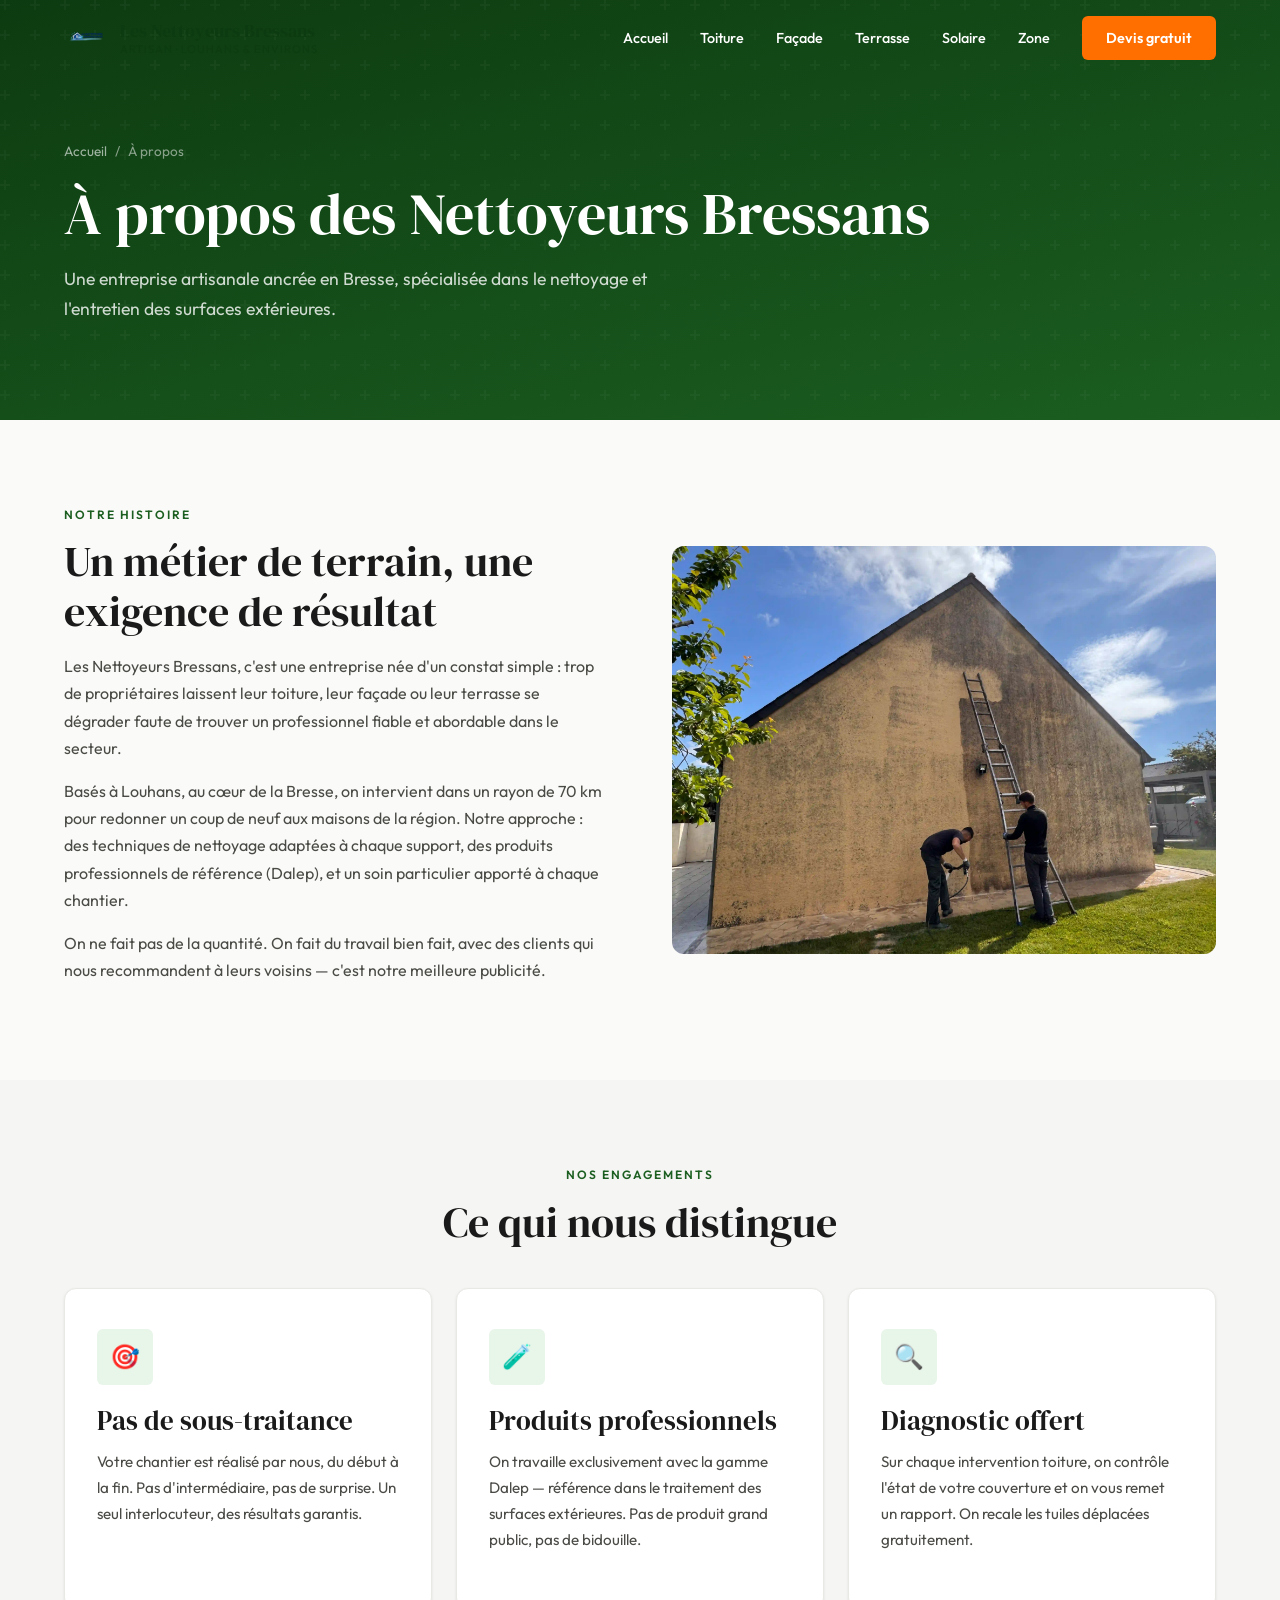
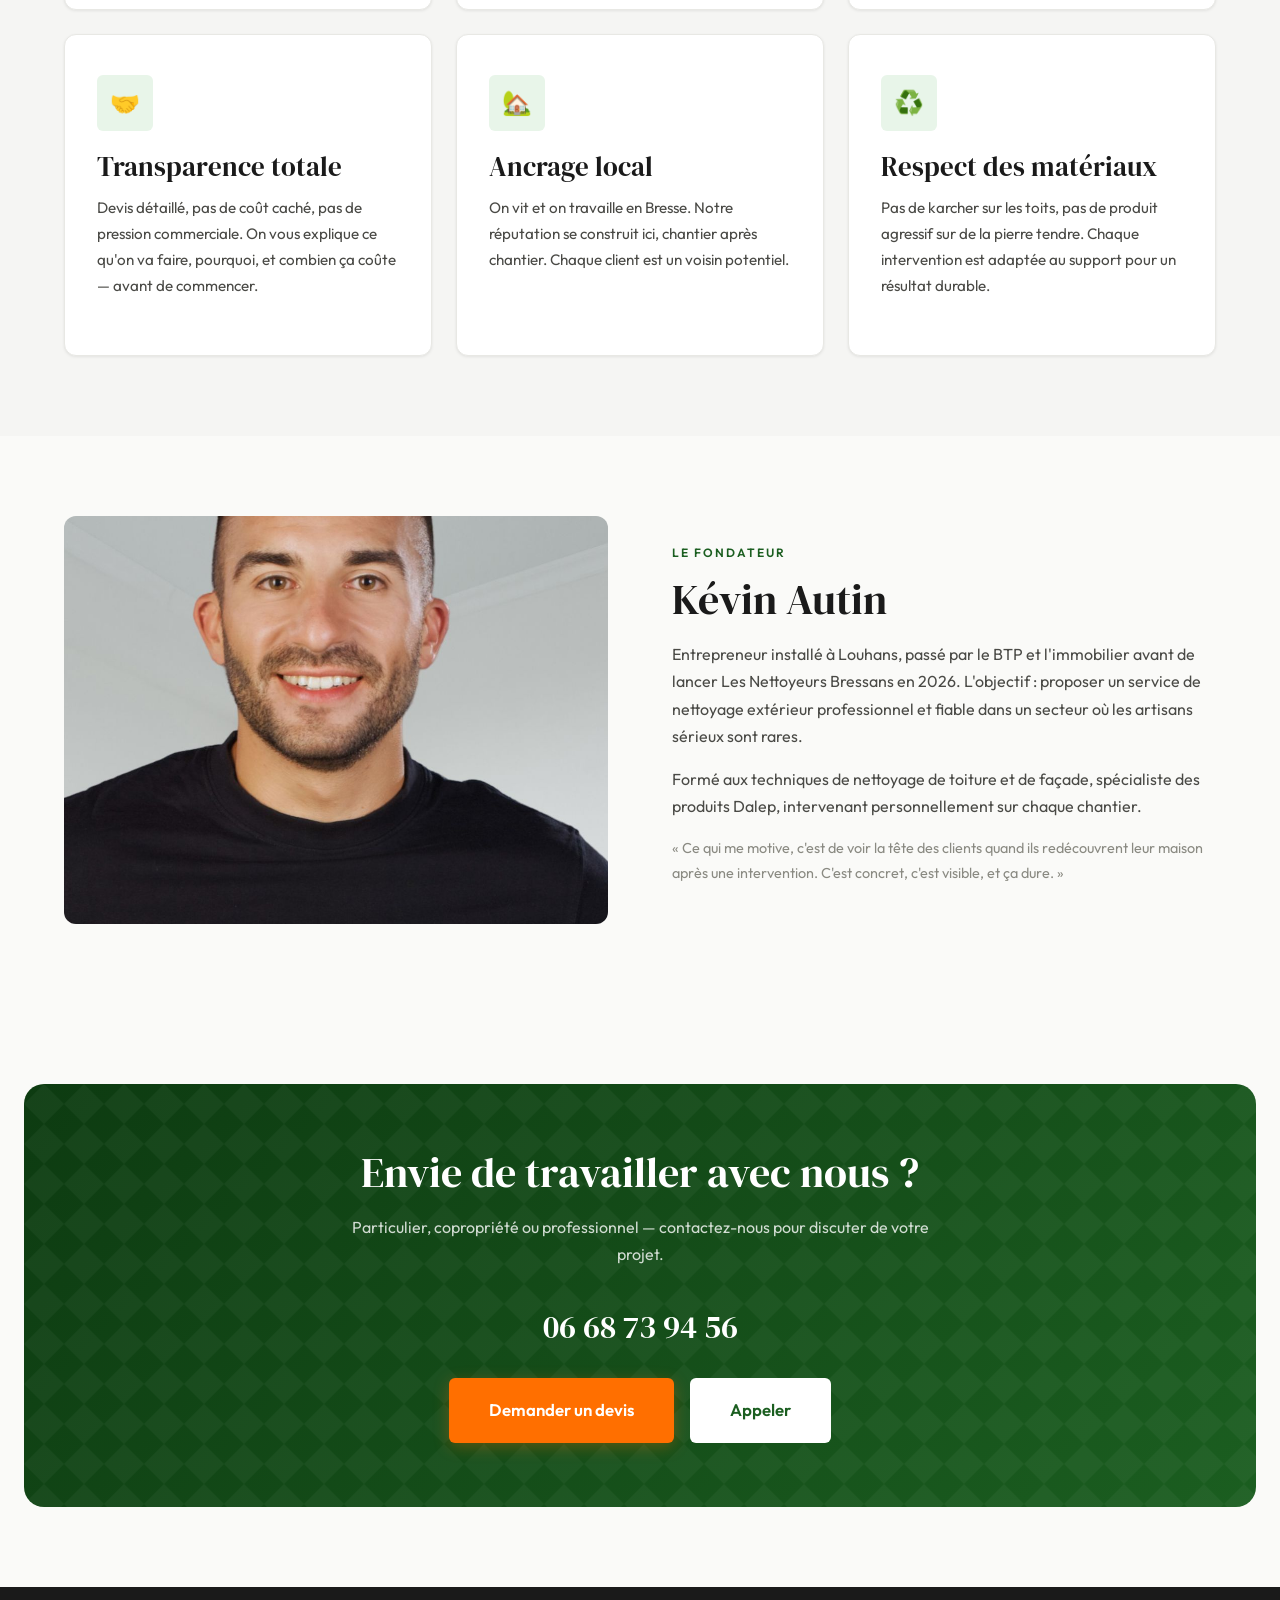
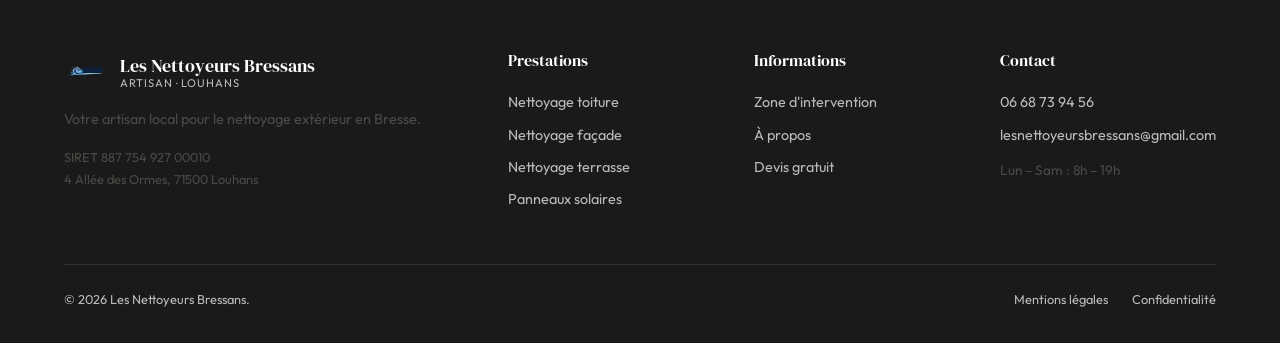
<file: a-propos.html>
<!DOCTYPE html>
<html lang="fr">
<head>
  <!-- Google Tag Manager -->
  <script>(function(w,d,s,l,i){w[l]=w[l]||[];w[l].push({'gtm.start':
  new Date().getTime(),event:'gtm.js'});var f=d.getElementsByTagName(s)[0],
  j=d.createElement(s),dl=l!='dataLayer'?'&l='+l:'';j.async=true;j.src=
  'https://www.googletagmanager.com/gtm.js?id='+i+dl;f.parentNode.insertBefore(j,f);
  })(window,document,'script','dataLayer','GTM-5T7GTMLB');</script>
  <!-- End Google Tag Manager -->
  <meta charset="UTF-8">
  <meta name="viewport" content="width=device-width, initial-scale=1.0">
  <title>À Propos — Les Nettoyeurs Bressans | Artisan Nettoyage Extérieur</title>
  <meta name="description" content="Les Nettoyeurs Bressans, entreprise artisanale de nettoyage extérieur basée à Louhans. Découvrez notre histoire, nos valeurs et nos engagements.">
  <link rel="canonical" href="https://lesnettoyeursbressans.fr/a-propos.html">
  <link rel="stylesheet" href="style.css">
  <!-- Google Ads Global Site Tag -->
  <script async src="https://www.googletagmanager.com/gtag/js?id=AW-18020213630"></script>
  <script>
  window.dataLayer=window.dataLayer||[];
  function gtag(){dataLayer.push(arguments);}
  gtag('js',new Date());
  gtag('config','AW-18020213630');
  </script>
  <!-- End Google Ads -->
  <!-- Meta Pixel -->
  <script>
  !function(f,b,e,v,n,t,s)
  {if(f.fbq)return;n=f.fbq=function(){n.callMethod?
  n.callMethod.apply(n,arguments):n.queue.push(arguments)};
  if(!f._fbq)f._fbq=n;n.push=n;n.loaded=!0;n.version='2.0';
  n.queue=[];t=b.createElement(e);t.async=!0;
  t.src=v;s=b.getElementsByTagName(e)[0];
  s.parentNode.insertBefore(t,s)}(window,document,'script',
  'https://connect.facebook.net/en_US/fbevents.js');
  fbq('init','2024211461476880');
  fbq('track','PageView');
  </script>
  <noscript><img height="1" width="1" style="display:none"
  src="https://www.facebook.net/tr?id=2024211461476880&ev=PageView&noscript=1"/></noscript>
  <!-- End Meta Pixel -->
</head>
<body>
<!-- Google Tag Manager (noscript) -->
<noscript><iframe src="https://www.googletagmanager.com/ns.html?id=GTM-5T7GTMLB"
height="0" width="0" style="display:none;visibility:hidden"></iframe></noscript>
<!-- End Google Tag Manager (noscript) -->

<header class="header scrolled" id="header">
  <nav class="nav container">
    <a href="index.html" class="nav__logo"><img src="logo.png" alt="Les Nettoyeurs Bressans" class="nav__logo-img"><div class="nav__logo-text" style="color:var(--color-primary-dark);">Les Nettoyeurs Bressans<span>Artisan · Louhans &amp; environs</span></div></a>
    <div class="nav__links" id="navLinks">
      <a href="index.html" class="nav__link">Accueil</a><a href="nettoyage-toiture.html" class="nav__link">Toiture</a><a href="nettoyage-facade.html" class="nav__link">Façade</a><a href="nettoyage-terrasse.html" class="nav__link">Terrasse</a><a href="panneaux-solaires.html" class="nav__link">Solaire</a><a href="zone-intervention.html" class="nav__link">Zone</a><a href="devis.html" class="nav__link nav__cta">Devis gratuit</a>
    </div>
    <div class="nav__burger" id="navBurger"><span></span><span></span><span></span></div>
  </nav>
  <div class="nav__overlay" id="navOverlay"></div>
</header>

<section class="page-hero">
  <div class="container">
    <div class="breadcrumb"><a href="index.html">Accueil</a> <span>/</span> <span>À propos</span></div>
    <h1>À propos des Nettoyeurs Bressans</h1>
    <p>Une entreprise artisanale ancrée en Bresse, spécialisée dans le nettoyage et l'entretien des surfaces extérieures.</p>
  </div>
</section>

<!-- STORY -->
<section class="section">
  <div class="container">
    <div class="about-row">
      <div class="fade-up">
        <span class="tag">Notre histoire</span>
        <h2>Un métier de terrain, une exigence de résultat</h2>
        <p>Les Nettoyeurs Bressans, c'est une entreprise née d'un constat simple : trop de propriétaires laissent leur toiture, leur façade ou leur terrasse se dégrader faute de trouver un professionnel fiable et abordable dans le secteur.</p>
        <p>Basés à Louhans, au cœur de la Bresse, on intervient dans un rayon de 70 km pour redonner un coup de neuf aux maisons de la région. Notre approche : des techniques de nettoyage adaptées à chaque support, des produits professionnels de référence (Dalep), et un soin particulier apporté à chaque chantier.</p>
        <p>On ne fait pas de la quantité. On fait du travail bien fait, avec des clients qui nous recommandent à leurs voisins — c'est notre meilleure publicité.</p>
      </div>
      <div class="about-visual fade-up" style="background:url(equipe-chantier.jpg) center/cover no-repeat;">
        <span></span>
      </div>
    </div>
  </div>
</section>

<!-- ENGAGEMENTS -->
<section class="section section--soft">
  <div class="container">
    <div class="text-center fade-up">
      <span class="tag">Nos engagements</span>
      <h2>Ce qui nous distingue</h2>
    </div>
    <div class="services-grid" style="margin-top:40px;">
      <div class="service-card fade-up">
        <div class="service-card__icon">🎯</div>
        <h3>Pas de sous-traitance</h3>
        <p>Votre chantier est réalisé par nous, du début à la fin. Pas d'intermédiaire, pas de surprise. Un seul interlocuteur, des résultats garantis.</p>
      </div>
      <div class="service-card fade-up">
        <div class="service-card__icon">🧪</div>
        <h3>Produits professionnels</h3>
        <p>On travaille exclusivement avec la gamme Dalep — référence dans le traitement des surfaces extérieures. Pas de produit grand public, pas de bidouille.</p>
      </div>
      <div class="service-card fade-up">
        <div class="service-card__icon">🔍</div>
        <h3>Diagnostic offert</h3>
        <p>Sur chaque intervention toiture, on contrôle l'état de votre couverture et on vous remet un rapport. On recale les tuiles déplacées gratuitement.</p>
      </div>
      <div class="service-card fade-up">
        <div class="service-card__icon">🤝</div>
        <h3>Transparence totale</h3>
        <p>Devis détaillé, pas de coût caché, pas de pression commerciale. On vous explique ce qu'on va faire, pourquoi, et combien ça coûte — avant de commencer.</p>
      </div>
      <div class="service-card fade-up">
        <div class="service-card__icon">🏡</div>
        <h3>Ancrage local</h3>
        <p>On vit et on travaille en Bresse. Notre réputation se construit ici, chantier après chantier. Chaque client est un voisin potentiel.</p>
      </div>
      <div class="service-card fade-up">
        <div class="service-card__icon">♻️</div>
        <h3>Respect des matériaux</h3>
        <p>Pas de karcher sur les toits, pas de produit agressif sur de la pierre tendre. Chaque intervention est adaptée au support pour un résultat durable.</p>
      </div>
    </div>
  </div>
</section>

<!-- FONDATEUR (léger) -->
<section class="section">
  <div class="container">
    <div class="about-row about-row--reverse">
      <div class="fade-up">
        <span class="tag">Le fondateur</span>
        <h2>Kévin Autin</h2>
        <p>Entrepreneur installé à Louhans, passé par le BTP et l'immobilier avant de lancer Les Nettoyeurs Bressans en 2026. L'objectif : proposer un service de nettoyage extérieur professionnel et fiable dans un secteur où les artisans sérieux sont rares.</p>
        <p>Formé aux techniques de nettoyage de toiture et de façade, spécialiste des produits Dalep, intervenant personnellement sur chaque chantier.</p>
        <p style="font-size:.9rem;color:var(--color-gray-500);margin-top:16px;">
          « Ce qui me motive, c'est de voir la tête des clients quand ils redécouvrent leur maison après une intervention. C'est concret, c'est visible, et ça dure. »
        </p>
      </div>
      <div class="about-visual fade-up" style="background:url(kevin.jpg) center/cover no-repeat;">
        <span></span>
      </div>
    </div>
  </div>
</section>

<!-- CTA -->
<section class="section">
  <div class="cta-banner fade-up">
    <h2>Envie de travailler avec nous ?</h2>
    <p>Particulier, copropriété ou professionnel — contactez-nous pour discuter de votre projet.</p>
    <a href="tel:+33668739456" class="cta-banner__phone">06 68 73 94 56</a>
    <div class="cta-banner__buttons">
      <a href="devis.html" class="btn btn--primary btn--lg">Demander un devis</a>
      <a href="tel:+33668739456" class="btn btn--white btn--lg">Appeler</a>
    </div>
  </div>
</section>

<footer class="footer">
  <div class="container">
    <div class="footer__grid">
      <div class="footer__brand"><div class="nav__logo"><img src="logo.png" alt="Les Nettoyeurs Bressans" class="nav__logo-img"><div class="nav__logo-text" style="color:#fff;">Les Nettoyeurs Bressans<span>Artisan · Louhans</span></div></div><p>Votre artisan local pour le nettoyage extérieur en Bresse.</p><p style="font-size:.8rem;margin-top:8px;">SIRET 887 754 927 00010<br>4 Allée des Ormes, 71500 Louhans</p></div>
      <div><h4>Prestations</h4><a href="nettoyage-toiture.html" class="footer__link">Nettoyage toiture</a><a href="nettoyage-facade.html" class="footer__link">Nettoyage façade</a><a href="nettoyage-terrasse.html" class="footer__link">Nettoyage terrasse</a><a href="panneaux-solaires.html" class="footer__link">Panneaux solaires</a></div>
      <div><h4>Informations</h4><a href="zone-intervention.html" class="footer__link">Zone d'intervention</a><a href="a-propos.html" class="footer__link">À propos</a><a href="devis.html" class="footer__link">Devis gratuit</a></div>
      <div><h4>Contact</h4><a href="tel:+33668739456" class="footer__link">06 68 73 94 56</a><a href="mailto:lesnettoyeursbressans@gmail.com" class="footer__link">lesnettoyeursbressans@gmail.com</a><p style="font-size:.85rem;margin-top:8px;">Lun – Sam : 8h – 19h</p></div>
    </div>
    <div class="footer__bottom"><span>© 2026 Les Nettoyeurs Bressans.</span><div class="footer__legal"><a href="mentions-legales.html">Mentions légales</a><a href="mentions-legales.html#confidentialite">Confidentialité</a></div></div>
  </div>
</footer>
<a href="tel:+33668739456" class="phone-float" aria-label="Appeler">📞</a>
<script src="main.js"></script>
</body>
</html>
</file>
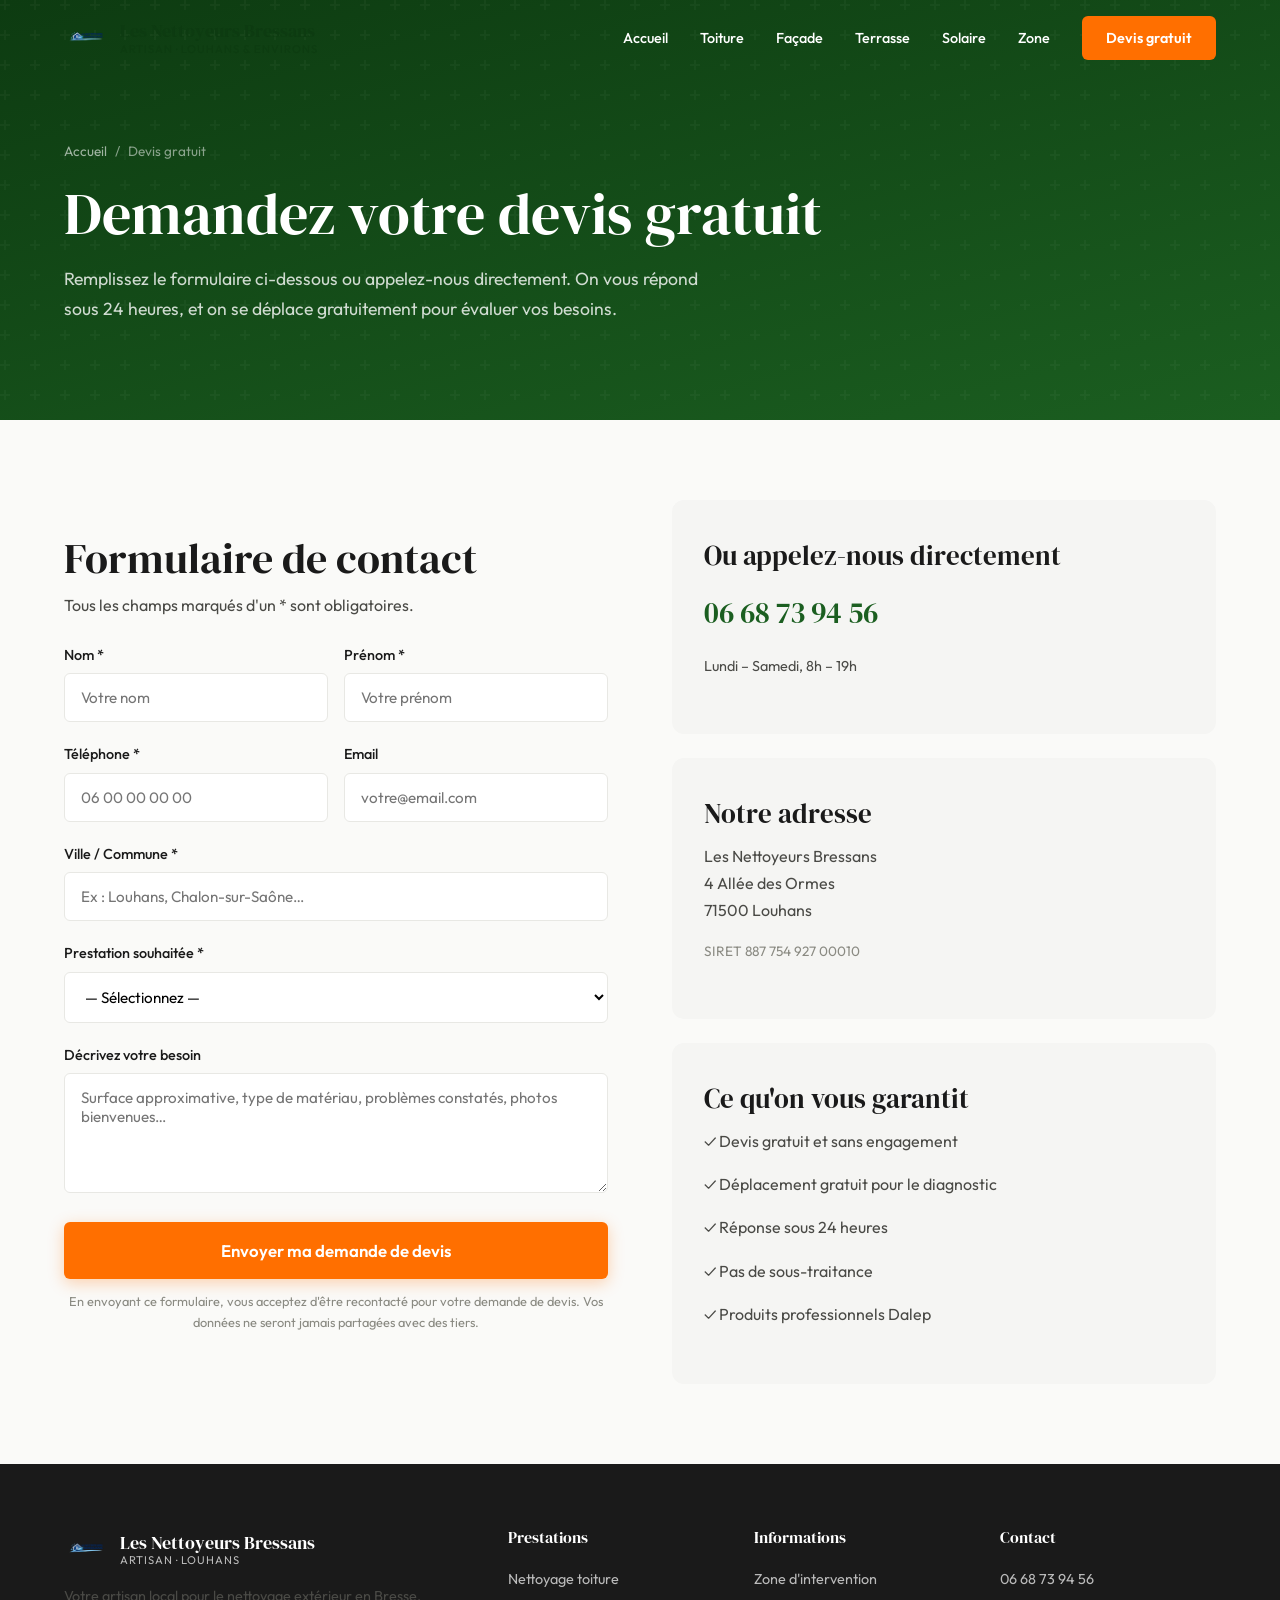
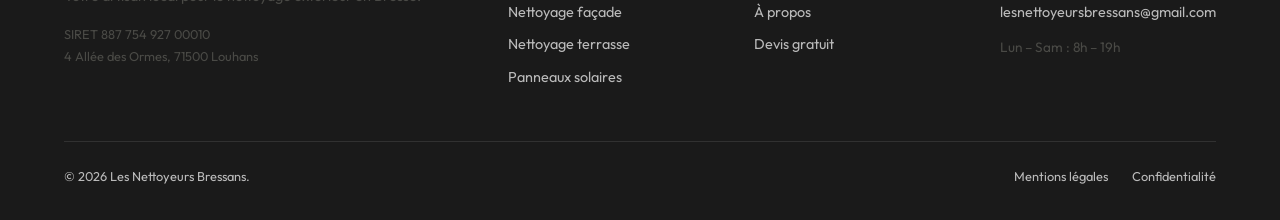
<file: devis.html>
<!DOCTYPE html>
<html lang="fr">
<head>
  <!-- Google Tag Manager -->
  <script>(function(w,d,s,l,i){w[l]=w[l]||[];w[l].push({'gtm.start':
  new Date().getTime(),event:'gtm.js'});var f=d.getElementsByTagName(s)[0],
  j=d.createElement(s),dl=l!='dataLayer'?'&l='+l:'';j.async=true;j.src=
  'https://www.googletagmanager.com/gtm.js?id='+i+dl;f.parentNode.insertBefore(j,f);
  })(window,document,'script','dataLayer','GTM-5T7GTMLB');</script>
  <!-- End Google Tag Manager -->
  <meta charset="UTF-8">
  <meta name="viewport" content="width=device-width, initial-scale=1.0">
  <title>Devis Gratuit — Nettoyage Toiture, Façade, Terrasse | Les Nettoyeurs Bressans</title>
  <meta name="description" content="Demandez un devis gratuit et sans engagement pour le nettoyage de votre toiture, façade, terrasse ou panneaux solaires. Réponse sous 24h.">
  <link rel="canonical" href="https://lesnettoyeursbressans.fr/devis.html">
  <link rel="stylesheet" href="style.css">
  <!-- Google Ads Global Site Tag -->
  <script async src="https://www.googletagmanager.com/gtag/js?id=AW-18020213630"></script>
  <script>
  window.dataLayer=window.dataLayer||[];
  function gtag(){dataLayer.push(arguments);}
  gtag('js',new Date());
  gtag('config','AW-18020213630');
  </script>
  <!-- End Google Ads -->
  <!-- Meta Pixel -->
  <script>
  !function(f,b,e,v,n,t,s)
  {if(f.fbq)return;n=f.fbq=function(){n.callMethod?
  n.callMethod.apply(n,arguments):n.queue.push(arguments)};
  if(!f._fbq)f._fbq=n;n.push=n;n.loaded=!0;n.version='2.0';
  n.queue=[];t=b.createElement(e);t.async=!0;
  t.src=v;s=b.getElementsByTagName(e)[0];
  s.parentNode.insertBefore(t,s)}(window,document,'script',
  'https://connect.facebook.net/en_US/fbevents.js');
  fbq('init','2024211461476880');
  fbq('track','PageView');
  </script>
  <noscript><img height="1" width="1" style="display:none"
  src="https://www.facebook.net/tr?id=2024211461476880&ev=PageView&noscript=1"/></noscript>
  <!-- End Meta Pixel -->
</head>
<body>
<!-- Google Tag Manager (noscript) -->
<noscript><iframe src="https://www.googletagmanager.com/ns.html?id=GTM-5T7GTMLB"
height="0" width="0" style="display:none;visibility:hidden"></iframe></noscript>
<!-- End Google Tag Manager (noscript) -->

<header class="header scrolled" id="header">
  <nav class="nav container">
    <a href="index.html" class="nav__logo"><img src="logo.png" alt="Les Nettoyeurs Bressans" class="nav__logo-img"><div class="nav__logo-text" style="color:var(--color-primary-dark);">Les Nettoyeurs Bressans<span>Artisan · Louhans &amp; environs</span></div></a>
    <div class="nav__links" id="navLinks">
      <a href="index.html" class="nav__link">Accueil</a><a href="nettoyage-toiture.html" class="nav__link">Toiture</a><a href="nettoyage-facade.html" class="nav__link">Façade</a><a href="nettoyage-terrasse.html" class="nav__link">Terrasse</a><a href="panneaux-solaires.html" class="nav__link">Solaire</a><a href="zone-intervention.html" class="nav__link">Zone</a><a href="devis.html" class="nav__link nav__cta active">Devis gratuit</a>
    </div>
    <div class="nav__burger" id="navBurger"><span></span><span></span><span></span></div>
  </nav>
  <div class="nav__overlay" id="navOverlay"></div>
</header>

<section class="page-hero">
  <div class="container">
    <div class="breadcrumb"><a href="index.html">Accueil</a> <span>/</span> <span>Devis gratuit</span></div>
    <h1>Demandez votre devis gratuit</h1>
    <p>Remplissez le formulaire ci-dessous ou appelez-nous directement. On vous répond sous 24 heures, et on se déplace gratuitement pour évaluer vos besoins.</p>
  </div>
</section>

<section class="section">
  <div class="container">
    <div class="about-row">
      <!-- FORM -->
      <div class="fade-up">
        <h2 style="margin-bottom:8px;">Formulaire de contact</h2>
        <p>Tous les champs marqués d'un * sont obligatoires.</p>

        <form id="devisForm" style="margin-top:24px;">
          <div class="form-row">
            <div class="form-group">
              <label for="nom">Nom *</label>
              <input type="text" id="nom" name="nom" required placeholder="Votre nom">
            </div>
            <div class="form-group">
              <label for="prenom">Prénom *</label>
              <input type="text" id="prenom" name="prenom" required placeholder="Votre prénom">
            </div>
          </div>
          <div class="form-row">
            <div class="form-group">
              <label for="telephone">Téléphone *</label>
              <input type="tel" id="telephone" name="telephone" required placeholder="06 00 00 00 00">
            </div>
            <div class="form-group">
              <label for="email">Email</label>
              <input type="email" id="email" name="email" placeholder="votre@email.com">
            </div>
          </div>
          <div class="form-group">
            <label for="ville">Ville / Commune *</label>
            <input type="text" id="ville" name="ville" required placeholder="Ex : Louhans, Chalon-sur-Saône…">
          </div>
          <div class="form-group">
            <label for="prestation">Prestation souhaitée *</label>
            <select id="prestation" name="prestation" required>
              <option value="">— Sélectionnez —</option>
              <option value="toiture">Nettoyage / démoussage de toiture</option>
              <option value="facade">Nettoyage de façade</option>
              <option value="terrasse">Nettoyage de terrasse / dallage</option>
              <option value="solaire">Nettoyage de panneaux solaires</option>
              <option value="multiple">Plusieurs prestations</option>
              <option value="autre">Autre</option>
            </select>
          </div>
          <div class="form-group">
            <label for="message">Décrivez votre besoin</label>
            <textarea id="message" name="message" placeholder="Surface approximative, type de matériau, problèmes constatés, photos bienvenues…"></textarea>
          </div>
          <button type="submit" class="btn btn--primary btn--lg" style="width:100%;justify-content:center;">
            Envoyer ma demande de devis
          </button>
          <p style="font-size:.8rem;color:var(--color-gray-500);margin-top:12px;text-align:center;">
            En envoyant ce formulaire, vous acceptez d'être recontacté pour votre demande de devis. Vos données ne seront jamais partagées avec des tiers.
          </p>
        </form>

        <!-- Success message (hidden by default) -->
        <div id="formSuccess" style="display:none;text-align:center;padding:48px 24px;">
          <div style="font-size:3rem;margin-bottom:16px;">✅</div>
          <h3>Demande envoyée !</h3>
          <p>Merci pour votre demande. On vous recontacte sous 24 heures.</p>
        </div>
      </div>

      <!-- CONTACT INFO -->
      <div class="fade-up">
        <div style="background:var(--color-gray-100);border-radius:var(--radius-md);padding:40px 32px;margin-bottom:24px;">
          <h3>Ou appelez-nous directement</h3>
          <a href="tel:+33668739456" style="font-family:var(--font-display);font-size:1.8rem;color:var(--color-primary);display:block;margin:16px 0;">06 68 73 94 56</a>
          <p style="font-size:.9rem;">Lundi – Samedi, 8h – 19h</p>
        </div>

        <div style="background:var(--color-gray-100);border-radius:var(--radius-md);padding:40px 32px;margin-bottom:24px;">
          <h3>Notre adresse</h3>
          <p>Les Nettoyeurs Bressans<br>4 Allée des Ormes<br>71500 Louhans</p>
          <p style="font-size:.85rem;color:var(--color-gray-500);">SIRET 887 754 927 00010</p>
        </div>

        <div style="background:var(--color-gray-100);border-radius:var(--radius-md);padding:40px 32px;">
          <h3>Ce qu'on vous garantit</h3>
          <p>✓ Devis gratuit et sans engagement</p>
          <p>✓ Déplacement gratuit pour le diagnostic</p>
          <p>✓ Réponse sous 24 heures</p>
          <p>✓ Pas de sous-traitance</p>
          <p>✓ Produits professionnels Dalep</p>
        </div>
      </div>
    </div>
  </div>
</section>

<footer class="footer">
  <div class="container">
    <div class="footer__grid">
      <div class="footer__brand"><div class="nav__logo"><img src="logo.png" alt="Les Nettoyeurs Bressans" class="nav__logo-img"><div class="nav__logo-text" style="color:#fff;">Les Nettoyeurs Bressans<span>Artisan · Louhans</span></div></div><p>Votre artisan local pour le nettoyage extérieur en Bresse.</p><p style="font-size:.8rem;margin-top:8px;">SIRET 887 754 927 00010<br>4 Allée des Ormes, 71500 Louhans</p></div>
      <div><h4>Prestations</h4><a href="nettoyage-toiture.html" class="footer__link">Nettoyage toiture</a><a href="nettoyage-facade.html" class="footer__link">Nettoyage façade</a><a href="nettoyage-terrasse.html" class="footer__link">Nettoyage terrasse</a><a href="panneaux-solaires.html" class="footer__link">Panneaux solaires</a></div>
      <div><h4>Informations</h4><a href="zone-intervention.html" class="footer__link">Zone d'intervention</a><a href="a-propos.html" class="footer__link">À propos</a><a href="devis.html" class="footer__link">Devis gratuit</a></div>
      <div><h4>Contact</h4><a href="tel:+33668739456" class="footer__link">06 68 73 94 56</a><a href="mailto:lesnettoyeursbressans@gmail.com" class="footer__link">lesnettoyeursbressans@gmail.com</a><p style="font-size:.85rem;margin-top:8px;">Lun – Sam : 8h – 19h</p></div>
    </div>
    <div class="footer__bottom"><span>© 2026 Les Nettoyeurs Bressans.</span><div class="footer__legal"><a href="mentions-legales.html">Mentions légales</a><a href="mentions-legales.html#confidentialite">Confidentialité</a></div></div>
  </div>
</footer>
<a href="tel:+33668739456" class="phone-float" aria-label="Appeler">📞</a>
<script src="main.js"></script>
<script>
// Form submission to Google Sheets
document.getElementById('devisForm').addEventListener('submit', async function(e) {
  e.preventDefault();
  const form = e.target;
  const btn = form.querySelector('button[type="submit"]');
  btn.textContent = 'Envoi en cours…';
  btn.disabled = true;

  const data = new FormData(form);
  const payload = {};
  data.forEach((v, k) => payload[k] = v);

  try {
    await fetch('https://script.google.com/macros/s/AKfycbyxkHQ7ckSvuiUozbodVfknu9xrGPuxLxHDi43izlVgD09eV2WHHRo74mFxtZdynuxk/exec', {
      method: 'POST',
      mode: 'no-cors',
      headers: { 'Content-Type': 'application/json' },
      body: JSON.stringify(payload)
    });
    form.style.display = 'none';
    document.getElementById('formSuccess').style.display = 'block';

    // Google Ads conversion — Lead Devis
    if (typeof gtag !== 'undefined') {
      gtag('event', 'conversion', {
        'send_to': 'AW-18020213630/2UPdCN7F9JQcEP7G2pBD',
        'value': 50.0,
        'currency': 'EUR'
      });
    }

    // GTM dataLayer
    window.dataLayer = window.dataLayer || [];
    window.dataLayer.push({
      'event': 'form_submit_devis',
      'form_prestation': payload.prestation || '',
      'form_ville': payload.ville || ''
    });

    // Meta Pixel lead event
    if (typeof fbq !== 'undefined') {
      fbq('track', 'Lead', {
        content_name: payload.prestation || 'devis',
        content_category: 'devis_form'
      });
    }
  } catch (err) {
    btn.textContent = 'Erreur — Réessayez';
    btn.disabled = false;
  }
});
</script>
</body>
</html>
</file>
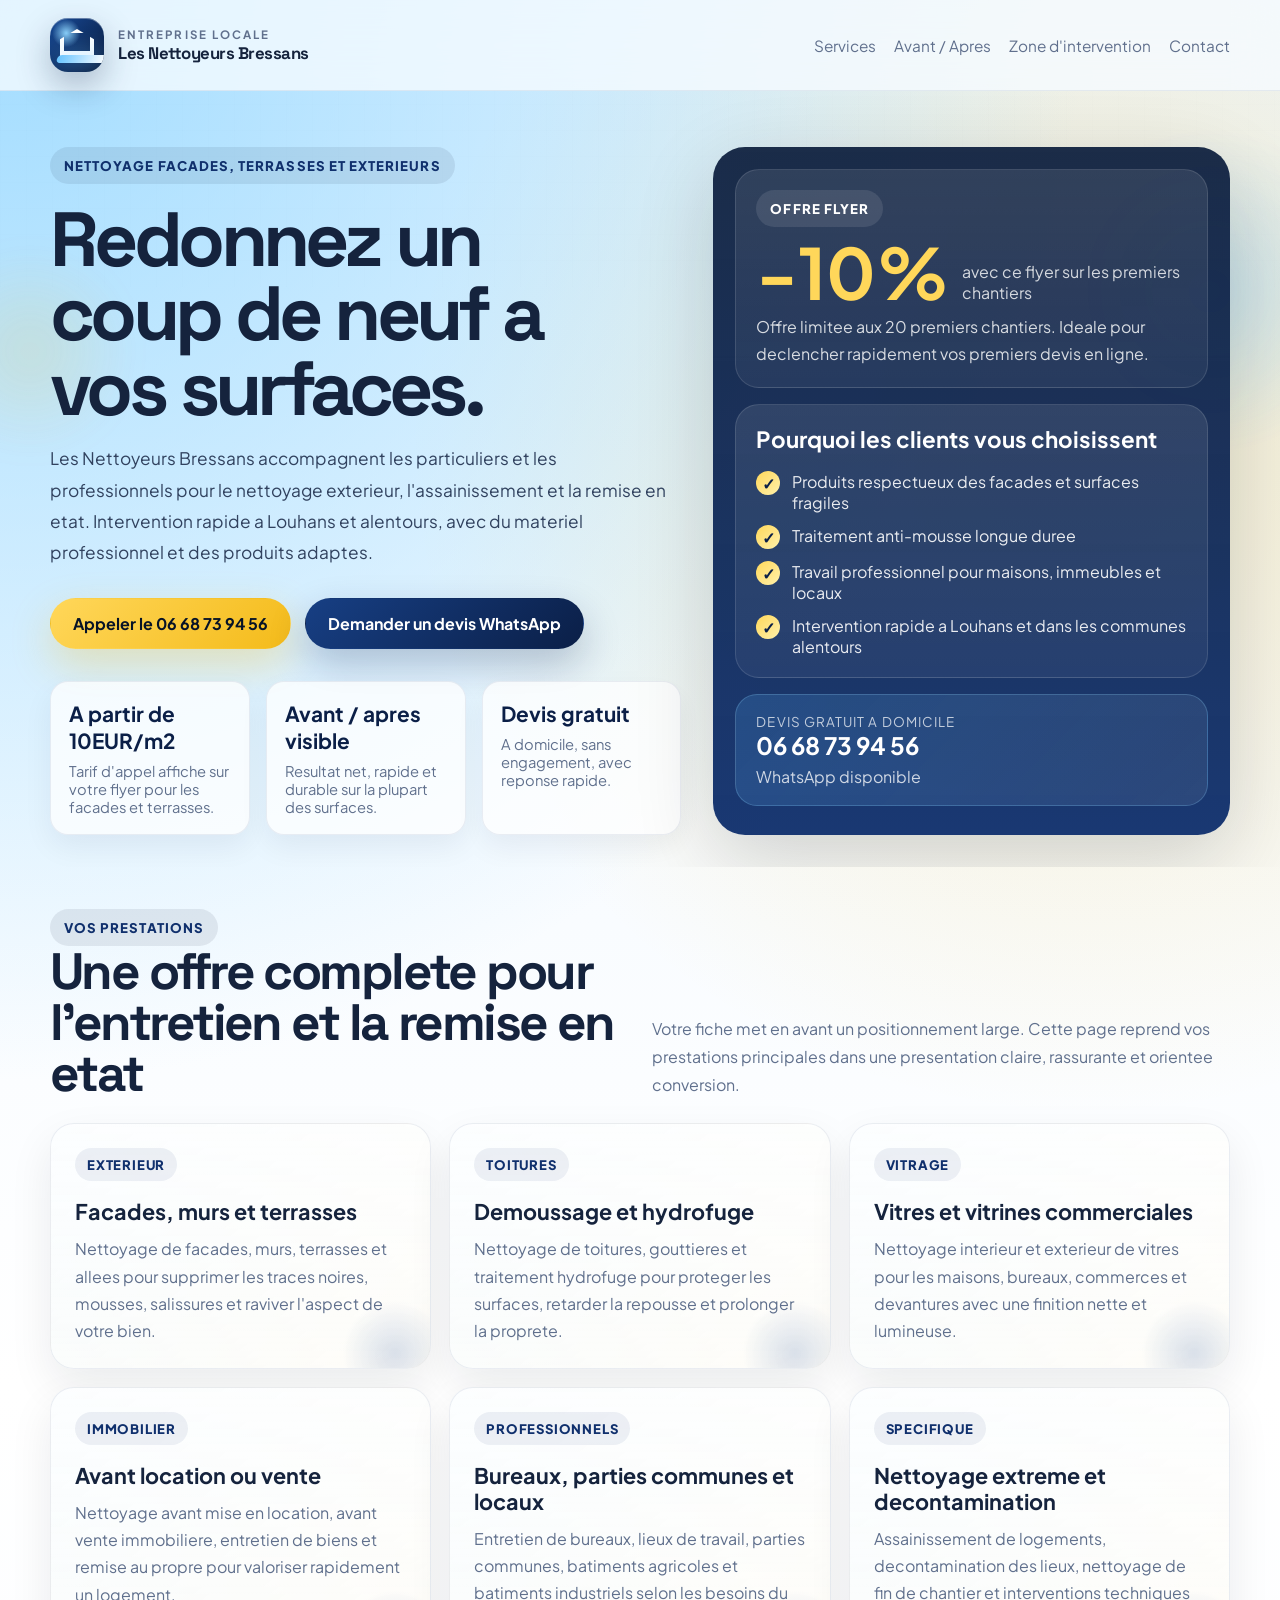
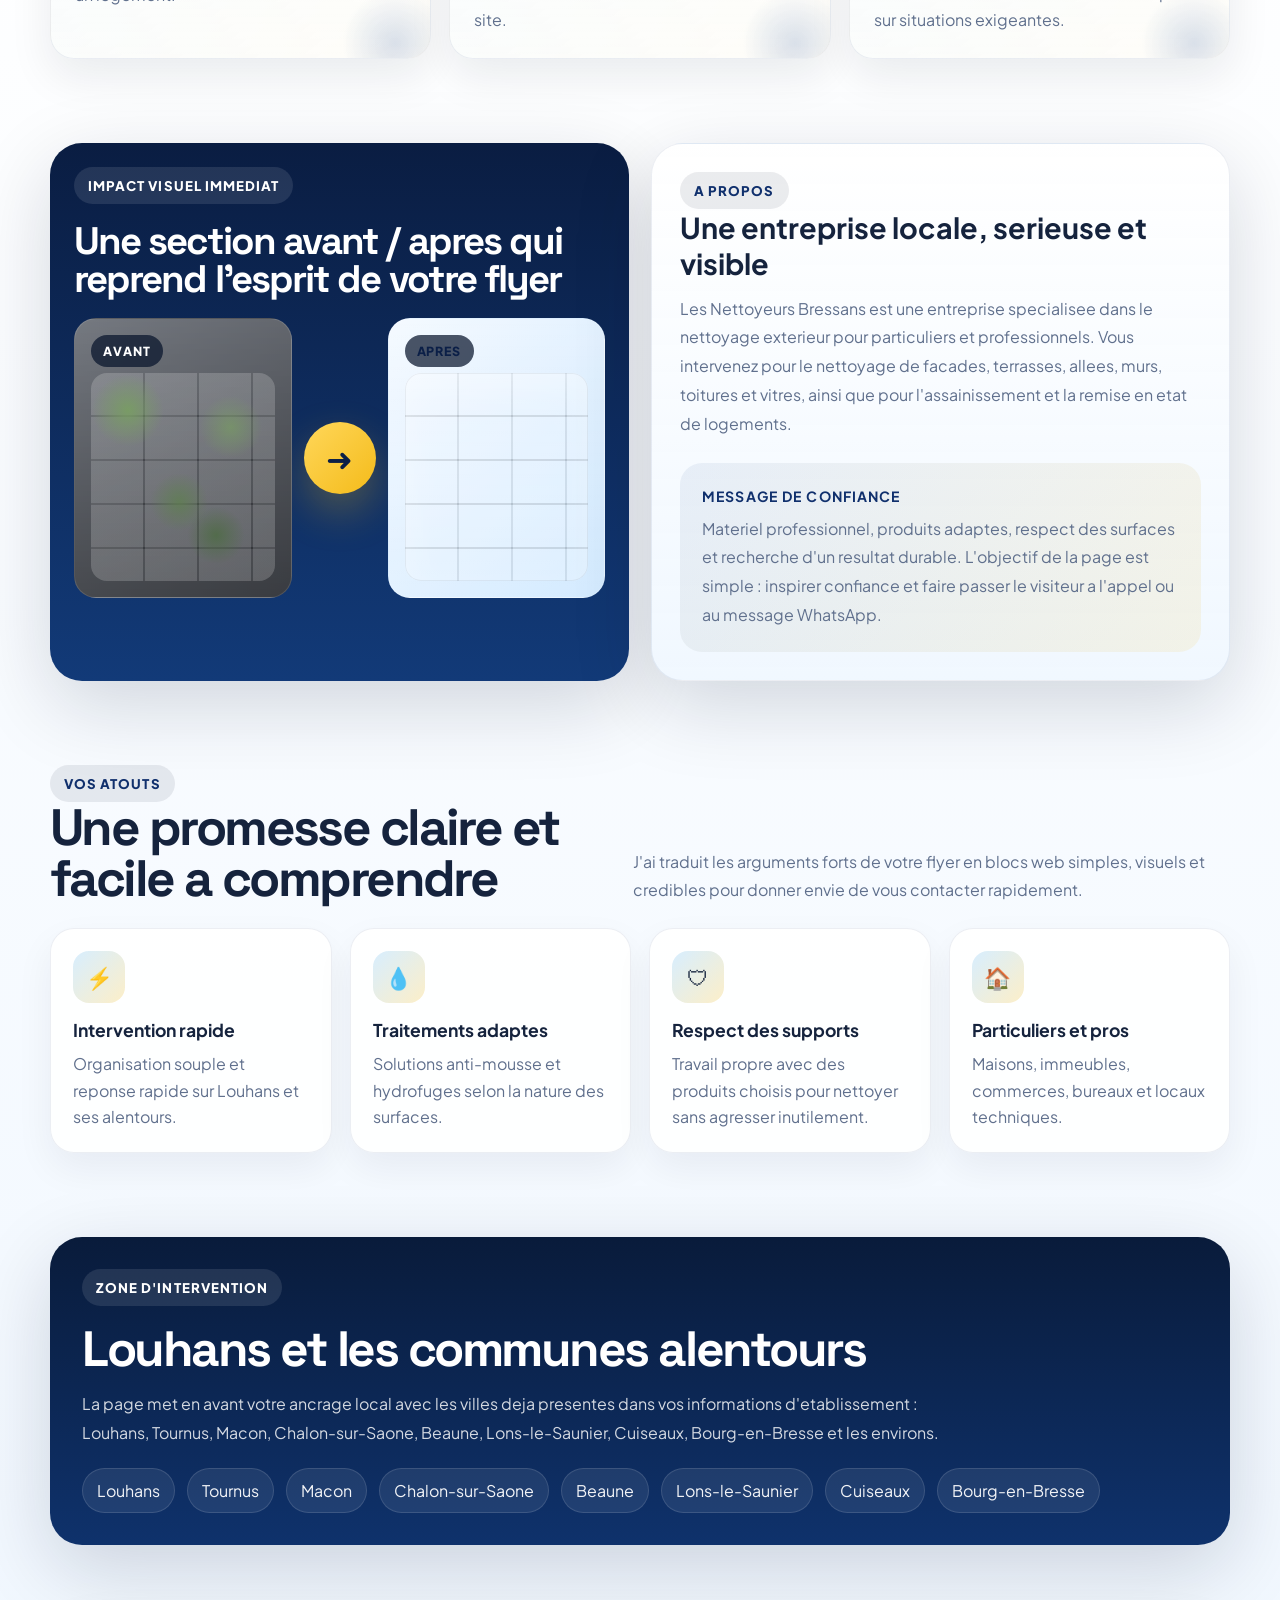
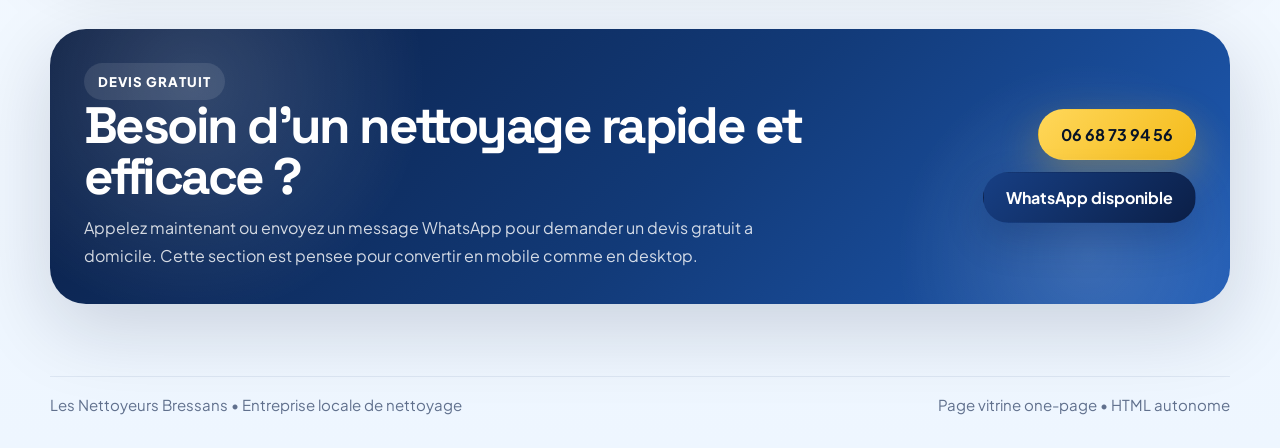
<file: les-nettoyeurs-bressans-vitrine.html>
<!doctype html>
<html lang="fr">
  <head>
    <meta charset="UTF-8" />
    <meta name="viewport" content="width=device-width, initial-scale=1.0" />
    <title>Les Nettoyeurs Bressans | Nettoyage facades, terrasses et extérieurs</title>
    <meta
      name="description"
      content="Entreprise locale de nettoyage extérieur pour particuliers et professionnels a Louhans et alentours. Facades, terrasses, allees, toitures, vitres, remise en etat et devis gratuit."
    />
    <link rel="preconnect" href="https://fonts.googleapis.com" />
    <link rel="preconnect" href="https://fonts.gstatic.com" crossorigin />
    <link
      href="https://fonts.googleapis.com/css2?family=Plus+Jakarta+Sans:wght@400;500;600;700;800&family=Space+Grotesk:wght@500;700&display=swap"
      rel="stylesheet"
    />
    <style>
      :root {
        --navy-950: #08142b;
        --navy-900: #0b1f47;
        --navy-800: #10306d;
        --navy-700: #184896;
        --sky-400: #59b8ff;
        --sky-300: #8fd6ff;
        --gold-500: #f4bb1a;
        --gold-400: #ffd75a;
        --snow: #f7fbff;
        --ink: #15233d;
        --muted: #60708d;
        --line: rgba(15, 37, 78, 0.12);
        --card: rgba(255, 255, 255, 0.9);
        --shadow: 0 24px 80px rgba(8, 20, 43, 0.16);
        --radius-xl: 32px;
        --radius-lg: 24px;
        --radius-md: 18px;
        --max: 1180px;
      }

      * {
        box-sizing: border-box;
      }

      html {
        scroll-behavior: smooth;
      }

      body {
        margin: 0;
        font-family: "Plus Jakarta Sans", sans-serif;
        color: var(--ink);
        background:
          radial-gradient(circle at top left, rgba(143, 214, 255, 0.8), transparent 28%),
          radial-gradient(circle at 85% 12%, rgba(244, 187, 26, 0.22), transparent 20%),
          linear-gradient(180deg, #edf6ff 0%, #ffffff 38%, #eef6ff 100%);
      }

      body::before {
        content: "";
        position: fixed;
        inset: 0;
        pointer-events: none;
        opacity: 0.24;
        background-image:
          linear-gradient(rgba(24, 72, 150, 0.06) 1px, transparent 1px),
          linear-gradient(90deg, rgba(24, 72, 150, 0.06) 1px, transparent 1px);
        background-size: 26px 26px;
        mask-image: linear-gradient(180deg, rgba(0, 0, 0, 0.55), transparent 70%);
      }

      a {
        color: inherit;
        text-decoration: none;
      }

      img {
        max-width: 100%;
        display: block;
      }

      .shell {
        width: min(calc(100% - 32px), var(--max));
        margin: 0 auto;
      }

      .topbar {
        position: sticky;
        top: 0;
        z-index: 20;
        backdrop-filter: blur(20px);
        background: rgba(247, 251, 255, 0.78);
        border-bottom: 1px solid rgba(16, 48, 109, 0.08);
      }

      .topbar-inner {
        display: flex;
        align-items: center;
        justify-content: space-between;
        gap: 20px;
        padding: 18px 0;
      }

      .brand {
        display: flex;
        align-items: center;
        gap: 14px;
        font-family: "Space Grotesk", sans-serif;
        font-weight: 700;
        letter-spacing: -0.03em;
      }

      .brand-mark {
        width: 54px;
        height: 54px;
        border-radius: 18px;
        position: relative;
        overflow: hidden;
        background:
          radial-gradient(circle at 30% 28%, rgba(143, 214, 255, 0.95), transparent 26%),
          linear-gradient(135deg, #174a97 0%, #0a1d42 88%);
        box-shadow:
          inset 0 1px 0 rgba(255, 255, 255, 0.35),
          0 14px 34px rgba(10, 29, 66, 0.28);
      }

      .brand-mark::before {
        content: "";
        position: absolute;
        inset: 11px 10px 14px 10px;
        border: 4px solid white;
        border-bottom-width: 7px;
        clip-path: polygon(50% 0, 100% 35%, 100% 100%, 0 100%, 0 35%);
      }

      .brand-mark::after {
        content: "";
        position: absolute;
        left: 7px;
        right: -3px;
        bottom: 9px;
        height: 8px;
        background: linear-gradient(90deg, #67c4ff, #ffffff);
        border-radius: 999px;
        transform: skewX(-20deg);
        box-shadow: 0 0 24px rgba(103, 196, 255, 0.75);
      }

      .brand small {
        display: block;
        font-family: "Plus Jakarta Sans", sans-serif;
        font-size: 0.72rem;
        letter-spacing: 0.18em;
        text-transform: uppercase;
        color: var(--muted);
      }

      .brand strong {
        display: block;
        font-size: 1.05rem;
      }

      .nav {
        display: flex;
        align-items: center;
        gap: 18px;
        font-size: 0.96rem;
        color: var(--muted);
      }

      .nav a:hover {
        color: var(--navy-800);
      }

      .btn {
        display: inline-flex;
        align-items: center;
        justify-content: center;
        gap: 10px;
        padding: 14px 22px;
        border-radius: 999px;
        border: 1px solid transparent;
        font-weight: 700;
        transition:
          transform 0.25s ease,
          box-shadow 0.25s ease,
          border-color 0.25s ease,
          background 0.25s ease;
      }

      .btn:hover {
        transform: translateY(-2px);
      }

      .btn-primary {
        color: #071327;
        background: linear-gradient(135deg, var(--gold-400), var(--gold-500));
        box-shadow: 0 16px 40px rgba(244, 187, 26, 0.3);
      }

      .btn-secondary {
        color: white;
        background: linear-gradient(135deg, #173f84, #0b1f47);
        box-shadow: 0 16px 38px rgba(11, 31, 71, 0.24);
      }

      .hero {
        position: relative;
        overflow: hidden;
        padding: 56px 0 32px;
      }

      .hero::before,
      .hero::after {
        content: "";
        position: absolute;
        border-radius: 50%;
        filter: blur(18px);
        opacity: 0.65;
      }

      .hero::before {
        width: 340px;
        height: 340px;
        right: -100px;
        top: 30px;
        background: radial-gradient(circle, rgba(89, 184, 255, 0.45), transparent 65%);
      }

      .hero::after {
        width: 240px;
        height: 240px;
        left: -90px;
        top: 140px;
        background: radial-gradient(circle, rgba(244, 187, 26, 0.24), transparent 62%);
      }

      .hero-grid {
        display: grid;
        grid-template-columns: 1.1fr 0.9fr;
        gap: 32px;
        align-items: stretch;
      }

      .hero-copy,
      .hero-panel {
        position: relative;
        z-index: 1;
      }

      .eyebrow {
        display: inline-flex;
        align-items: center;
        gap: 10px;
        padding: 10px 14px;
        border-radius: 999px;
        background: rgba(8, 20, 43, 0.08);
        color: var(--navy-800);
        font-size: 0.83rem;
        font-weight: 800;
        letter-spacing: 0.08em;
        text-transform: uppercase;
      }

      h1 {
        margin: 18px 0 18px;
        font-family: "Space Grotesk", sans-serif;
        font-size: clamp(2.8rem, 6vw, 5.3rem);
        line-height: 0.97;
        letter-spacing: -0.06em;
        max-width: 11ch;
      }

      .hero-copy p {
        margin: 0;
        max-width: 58ch;
        font-size: 1.08rem;
        line-height: 1.8;
        color: #31425f;
      }

      .hero-actions {
        display: flex;
        flex-wrap: wrap;
        gap: 14px;
        margin-top: 30px;
      }

      .hero-points {
        display: grid;
        grid-template-columns: repeat(3, minmax(0, 1fr));
        gap: 16px;
        margin-top: 32px;
      }

      .hero-point {
        padding: 18px;
        border-radius: var(--radius-md);
        background: rgba(255, 255, 255, 0.74);
        border: 1px solid rgba(16, 48, 109, 0.08);
        box-shadow: 0 12px 30px rgba(8, 20, 43, 0.06);
      }

      .hero-point strong {
        display: block;
        font-size: 1.3rem;
        color: var(--navy-900);
      }

      .hero-point span {
        display: block;
        margin-top: 8px;
        font-size: 0.92rem;
        color: var(--muted);
      }

      .hero-panel {
        padding: 22px;
        border-radius: var(--radius-xl);
        background:
          linear-gradient(180deg, rgba(9, 27, 58, 0.92), rgba(16, 48, 109, 0.96)),
          linear-gradient(180deg, rgba(255, 255, 255, 0.12), transparent);
        color: white;
        box-shadow: var(--shadow);
      }

      .offer-card {
        padding: 20px;
        border-radius: 24px;
        background:
          linear-gradient(180deg, rgba(255, 255, 255, 0.08), rgba(255, 255, 255, 0.03)),
          rgba(255, 255, 255, 0.02);
        border: 1px solid rgba(255, 255, 255, 0.12);
      }

      .offer-card + .offer-card {
        margin-top: 16px;
      }

      .price-line {
        display: flex;
        align-items: flex-end;
        gap: 12px;
        margin: 14px 0 10px;
      }

      .price-line strong {
        font-size: clamp(2.9rem, 6vw, 4.4rem);
        line-height: 0.88;
        color: var(--gold-400);
      }

      .price-line span {
        font-size: 1rem;
        color: rgba(255, 255, 255, 0.8);
      }

      .panel-list {
        display: grid;
        gap: 12px;
        margin: 18px 0 0;
        padding: 0;
        list-style: none;
      }

      .panel-list li {
        display: flex;
        gap: 12px;
        align-items: flex-start;
        color: rgba(255, 255, 255, 0.9);
      }

      .panel-list li::before {
        content: "✓";
        display: inline-grid;
        place-items: center;
        width: 24px;
        height: 24px;
        flex: 0 0 24px;
        border-radius: 999px;
        color: var(--navy-900);
        background: linear-gradient(135deg, var(--gold-400), #fff1ab);
        font-weight: 900;
      }

      .contact-band {
        margin-top: 16px;
        padding: 18px 20px;
        border-radius: 22px;
        background: linear-gradient(135deg, rgba(89, 184, 255, 0.18), rgba(255, 255, 255, 0.08));
        border: 1px solid rgba(143, 214, 255, 0.24);
      }

      .contact-band b {
        font-size: 1.5rem;
      }

      section {
        padding: 42px 0;
      }

      .section-head {
        display: flex;
        justify-content: space-between;
        align-items: end;
        gap: 20px;
        margin-bottom: 24px;
      }

      .section-head h2 {
        margin: 0;
        font-family: "Space Grotesk", sans-serif;
        font-size: clamp(2rem, 4vw, 3.2rem);
        line-height: 1;
        letter-spacing: -0.05em;
      }

      .section-head p {
        margin: 0;
        max-width: 56ch;
        color: var(--muted);
        line-height: 1.75;
      }

      .services-grid {
        display: grid;
        grid-template-columns: repeat(3, minmax(0, 1fr));
        gap: 18px;
      }

      .service-card {
        position: relative;
        overflow: hidden;
        padding: 24px;
        min-height: 220px;
        border-radius: var(--radius-lg);
        background:
          linear-gradient(180deg, rgba(255, 255, 255, 0.92), rgba(255, 255, 255, 0.78)),
          linear-gradient(140deg, rgba(143, 214, 255, 0.32), rgba(244, 187, 26, 0.14));
        border: 1px solid rgba(16, 48, 109, 0.08);
        box-shadow: 0 18px 44px rgba(8, 20, 43, 0.08);
        transition:
          transform 0.3s ease,
          box-shadow 0.3s ease;
      }

      .service-card:hover {
        transform: translateY(-6px);
        box-shadow: 0 24px 58px rgba(8, 20, 43, 0.14);
      }

      .service-card::after {
        content: "";
        position: absolute;
        right: -20px;
        bottom: -40px;
        width: 110px;
        height: 110px;
        border-radius: 50%;
        background: radial-gradient(circle, rgba(24, 72, 150, 0.16), transparent 68%);
      }

      .service-tag {
        display: inline-block;
        margin-bottom: 18px;
        padding: 8px 12px;
        border-radius: 999px;
        background: rgba(16, 48, 109, 0.07);
        color: var(--navy-800);
        font-size: 0.82rem;
        font-weight: 800;
        letter-spacing: 0.06em;
        text-transform: uppercase;
      }

      .service-card h3 {
        margin: 0 0 10px;
        font-size: 1.35rem;
        line-height: 1.2;
      }

      .service-card p {
        margin: 0;
        color: var(--muted);
        line-height: 1.7;
      }

      .highlight {
        display: grid;
        grid-template-columns: 1fr 1fr;
        gap: 22px;
        align-items: stretch;
      }

      .before-after,
      .story-card {
        border-radius: var(--radius-xl);
        overflow: hidden;
        box-shadow: var(--shadow);
      }

      .before-after {
        background: linear-gradient(180deg, #0a1d42, #123a78);
        color: white;
        padding: 24px;
      }

      .ba-stage {
        display: grid;
        grid-template-columns: 1fr auto 1fr;
        gap: 12px;
        align-items: center;
        margin-top: 20px;
      }

      .ba-card {
        min-height: 280px;
        border-radius: 22px;
        position: relative;
        overflow: hidden;
        border: 1px solid rgba(255, 255, 255, 0.12);
      }

      .ba-card::before {
        content: attr(data-label);
        position: absolute;
        left: 16px;
        top: 16px;
        z-index: 2;
        padding: 8px 12px;
        border-radius: 999px;
        font-size: 0.78rem;
        font-weight: 800;
        letter-spacing: 0.08em;
        text-transform: uppercase;
        background: rgba(8, 20, 43, 0.72);
      }

      .ba-card.before {
        background:
          linear-gradient(180deg, rgba(0, 0, 0, 0.18), rgba(0, 0, 0, 0.38)),
          linear-gradient(135deg, #8f949d, #5c6068);
      }

      .ba-card.after {
        background:
          linear-gradient(180deg, rgba(255, 255, 255, 0.08), rgba(255, 255, 255, 0.18)),
          linear-gradient(135deg, #f4f9ff, #cae6ff);
        color: var(--navy-900);
      }

      .ba-card .surface {
        position: absolute;
        inset: 54px 16px 16px;
        border-radius: 16px;
        background:
          repeating-linear-gradient(
            90deg,
            rgba(255, 255, 255, 0.12),
            rgba(255, 255, 255, 0.12) 52px,
            rgba(0, 0, 0, 0.08) 52px,
            rgba(0, 0, 0, 0.08) 54px
          ),
          repeating-linear-gradient(
            180deg,
            rgba(255, 255, 255, 0.08),
            rgba(255, 255, 255, 0.08) 42px,
            rgba(0, 0, 0, 0.12) 42px,
            rgba(0, 0, 0, 0.12) 44px
          );
      }

      .ba-card.before .surface::after {
        content: "";
        position: absolute;
        inset: 0;
        background:
          radial-gradient(circle at 20% 18%, rgba(120, 160, 96, 0.85), transparent 16%),
          radial-gradient(circle at 76% 26%, rgba(120, 160, 96, 0.62), transparent 15%),
          radial-gradient(circle at 48% 62%, rgba(94, 128, 78, 0.74), transparent 18%),
          radial-gradient(circle at 68% 78%, rgba(74, 108, 62, 0.72), transparent 14%);
      }

      .ba-card.after .surface {
        box-shadow:
          inset 0 0 0 1px rgba(7, 19, 39, 0.06),
          inset 0 18px 32px rgba(255, 255, 255, 0.26);
      }

      .ba-arrow {
        width: 72px;
        height: 72px;
        border-radius: 50%;
        display: grid;
        place-items: center;
        background: linear-gradient(135deg, var(--gold-400), var(--gold-500));
        color: var(--navy-900);
        font-size: 2rem;
        box-shadow: 0 18px 42px rgba(244, 187, 26, 0.28);
      }

      .story-card {
        padding: 28px;
        background:
          linear-gradient(180deg, rgba(255, 255, 255, 0.98), rgba(239, 247, 255, 0.9)),
          white;
        border: 1px solid rgba(16, 48, 109, 0.08);
      }

      .story-card h3 {
        margin: 0 0 14px;
        font-size: 1.8rem;
      }

      .story-card p {
        margin: 0;
        color: var(--muted);
        line-height: 1.8;
      }

      .quote-box {
        margin-top: 24px;
        padding: 22px;
        border-radius: 22px;
        background: linear-gradient(135deg, rgba(24, 72, 150, 0.07), rgba(244, 187, 26, 0.1));
      }

      .quote-box strong {
        display: inline-block;
        margin-bottom: 10px;
        font-size: 0.88rem;
        letter-spacing: 0.08em;
        text-transform: uppercase;
        color: var(--navy-800);
      }

      .benefits {
        display: grid;
        grid-template-columns: repeat(4, minmax(0, 1fr));
        gap: 18px;
      }

      .benefit {
        padding: 22px;
        border-radius: var(--radius-lg);
        background: var(--card);
        border: 1px solid rgba(16, 48, 109, 0.08);
        box-shadow: 0 16px 38px rgba(8, 20, 43, 0.06);
      }

      .benefit .icon {
        width: 52px;
        height: 52px;
        display: grid;
        place-items: center;
        border-radius: 16px;
        margin-bottom: 16px;
        font-size: 1.35rem;
        background: linear-gradient(135deg, rgba(89, 184, 255, 0.24), rgba(244, 187, 26, 0.24));
      }

      .benefit h3 {
        margin: 0 0 10px;
        font-size: 1.1rem;
      }

      .benefit p {
        margin: 0;
        color: var(--muted);
        line-height: 1.65;
      }

      .zones {
        padding: 32px;
        border-radius: var(--radius-xl);
        background:
          linear-gradient(180deg, rgba(9, 27, 58, 0.94), rgba(15, 51, 110, 0.94)),
          #0b1f47;
        color: white;
        box-shadow: var(--shadow);
      }

      .zone-tags {
        display: flex;
        flex-wrap: wrap;
        gap: 12px;
        margin-top: 20px;
      }

      .zone-tags span {
        padding: 11px 14px;
        border-radius: 999px;
        background: rgba(255, 255, 255, 0.08);
        border: 1px solid rgba(255, 255, 255, 0.12);
        color: rgba(255, 255, 255, 0.94);
      }

      .cta {
        padding-bottom: 72px;
      }

      .cta-panel {
        position: relative;
        overflow: hidden;
        padding: 34px;
        border-radius: 36px;
        background:
          radial-gradient(circle at 12% 20%, rgba(255, 255, 255, 0.16), transparent 22%),
          radial-gradient(circle at 88% 82%, rgba(255, 255, 255, 0.14), transparent 18%),
          linear-gradient(135deg, #0a1d42, #123a78 54%, #1f5cb6);
        color: white;
        box-shadow: var(--shadow);
      }

      .cta-grid {
        display: grid;
        grid-template-columns: 1fr auto;
        gap: 20px;
        align-items: center;
      }

      .cta-panel h2 {
        margin: 0 0 12px;
        font-family: "Space Grotesk", sans-serif;
        font-size: clamp(2rem, 4vw, 3.2rem);
        line-height: 1;
        letter-spacing: -0.05em;
      }

      .cta-panel p {
        margin: 0;
        max-width: 60ch;
        line-height: 1.75;
        color: rgba(255, 255, 255, 0.82);
      }

      .cta-stack {
        display: grid;
        gap: 12px;
        justify-items: end;
      }

      .footer {
        padding: 0 0 34px;
        color: var(--muted);
        font-size: 0.94rem;
      }

      .footer-line {
        display: flex;
        justify-content: space-between;
        gap: 20px;
        padding-top: 18px;
        border-top: 1px solid rgba(16, 48, 109, 0.08);
      }

      .reveal {
        opacity: 0;
        transform: translateY(20px);
        transition:
          opacity 0.7s ease,
          transform 0.7s ease;
      }

      .reveal.is-visible {
        opacity: 1;
        transform: translateY(0);
      }

      @media (max-width: 1040px) {
        .hero-grid,
        .highlight,
        .cta-grid {
          grid-template-columns: 1fr;
        }

        .services-grid {
          grid-template-columns: repeat(2, minmax(0, 1fr));
        }

        .benefits {
          grid-template-columns: repeat(2, minmax(0, 1fr));
        }

        .cta-stack {
          justify-items: start;
        }
      }

      @media (max-width: 760px) {
        .nav {
          display: none;
        }

        h1 {
          max-width: none;
        }

        .hero-points,
        .services-grid,
        .benefits,
        .ba-stage {
          grid-template-columns: 1fr;
        }

        .ba-arrow {
          margin: 0 auto;
          transform: rotate(90deg);
        }

        .section-head,
        .footer-line {
          flex-direction: column;
          align-items: start;
        }

        .topbar-inner {
          padding: 14px 0;
        }

        .cta-panel,
        .zones,
        .hero-panel,
        .story-card,
        .before-after {
          padding: 24px;
        }
      }
    </style>
  </head>
  <body>
    <header class="topbar">
      <div class="shell topbar-inner">
        <a class="brand" href="#accueil" aria-label="Les Nettoyeurs Bressans">
          <span class="brand-mark" aria-hidden="true"></span>
          <span>
            <small>Entreprise locale</small>
            <strong>Les Nettoyeurs Bressans</strong>
          </span>
        </a>

        <nav class="nav" aria-label="Navigation principale">
          <a href="#services">Services</a>
          <a href="#realisations">Avant / Apres</a>
          <a href="#zone">Zone d'intervention</a>
          <a href="#contact">Contact</a>
        </nav>
      </div>
    </header>

    <main id="accueil">
      <section class="hero">
        <div class="shell hero-grid">
          <div class="hero-copy reveal">
            <span class="eyebrow">Nettoyage facades, terrasses et exterieurs</span>
            <h1>Redonnez un coup de neuf a vos surfaces.</h1>
            <p>
              Les Nettoyeurs Bressans accompagnent les particuliers et les professionnels pour le
              nettoyage exterieur, l'assainissement et la remise en etat. Intervention rapide a
              Louhans et alentours, avec du materiel professionnel et des produits adaptes.
            </p>

            <div class="hero-actions">
              <a class="btn btn-primary" href="tel:0668739456">Appeler le 06 68 73 94 56</a>
              <a class="btn btn-secondary" href="https://wa.me/33668739456">Demander un devis WhatsApp</a>
            </div>

            <div class="hero-points">
              <div class="hero-point">
                <strong>A partir de 10EUR/m2</strong>
                <span>Tarif d'appel affiche sur votre flyer pour les facades et terrasses.</span>
              </div>
              <div class="hero-point">
                <strong>Avant / apres visible</strong>
                <span>Resultat net, rapide et durable sur la plupart des surfaces.</span>
              </div>
              <div class="hero-point">
                <strong>Devis gratuit</strong>
                <span>A domicile, sans engagement, avec reponse rapide.</span>
              </div>
            </div>
          </div>

          <aside class="hero-panel reveal">
            <div class="offer-card">
              <span class="eyebrow" style="background: rgba(255,255,255,0.1); color: white;">Offre flyer</span>
              <div class="price-line">
                <strong>-10%</strong>
                <span>avec ce flyer sur les premiers chantiers</span>
              </div>
              <p style="margin: 0; color: rgba(255,255,255,0.82); line-height: 1.7;">
                Offre limitee aux 20 premiers chantiers. Ideale pour declencher rapidement vos
                premiers devis en ligne.
              </p>
            </div>

            <div class="offer-card">
              <h3 style="margin: 0; font-size: 1.4rem;">Pourquoi les clients vous choisissent</h3>
              <ul class="panel-list">
                <li>Produits respectueux des facades et surfaces fragiles</li>
                <li>Traitement anti-mousse longue duree</li>
                <li>Travail professionnel pour maisons, immeubles et locaux</li>
                <li>Intervention rapide a Louhans et dans les communes alentours</li>
              </ul>
            </div>

            <div class="contact-band">
              <div style="font-size: 0.84rem; letter-spacing: 0.08em; text-transform: uppercase; color: rgba(255,255,255,0.72);">
                Devis gratuit a domicile
              </div>
              <b>06 68 73 94 56</b>
              <div style="margin-top: 6px; color: rgba(255,255,255,0.78);">WhatsApp disponible</div>
            </div>
          </aside>
        </div>
      </section>

      <section id="services">
        <div class="shell">
          <div class="section-head reveal">
            <div>
              <span class="eyebrow">Vos prestations</span>
              <h2>Une offre complete pour l'entretien et la remise en etat</h2>
            </div>
            <p>
              Votre fiche met en avant un positionnement large. Cette page reprend vos prestations
              principales dans une presentation claire, rassurante et orientee conversion.
            </p>
          </div>

          <div class="services-grid">
            <article class="service-card reveal">
              <span class="service-tag">Exterieur</span>
              <h3>Facades, murs et terrasses</h3>
              <p>
                Nettoyage de facades, murs, terrasses et allees pour supprimer les traces noires,
                mousses, salissures et raviver l'aspect de votre bien.
              </p>
            </article>

            <article class="service-card reveal">
              <span class="service-tag">Toitures</span>
              <h3>Demoussage et hydrofuge</h3>
              <p>
                Nettoyage de toitures, gouttieres et traitement hydrofuge pour proteger les
                surfaces, retarder la repousse et prolonger la proprete.
              </p>
            </article>

            <article class="service-card reveal">
              <span class="service-tag">Vitrage</span>
              <h3>Vitres et vitrines commerciales</h3>
              <p>
                Nettoyage interieur et exterieur de vitres pour les maisons, bureaux, commerces et
                devantures avec une finition nette et lumineuse.
              </p>
            </article>

            <article class="service-card reveal">
              <span class="service-tag">Immobilier</span>
              <h3>Avant location ou vente</h3>
              <p>
                Nettoyage avant mise en location, avant vente immobiliere, entretien de biens et
                remise au propre pour valoriser rapidement un logement.
              </p>
            </article>

            <article class="service-card reveal">
              <span class="service-tag">Professionnels</span>
              <h3>Bureaux, parties communes et locaux</h3>
              <p>
                Entretien de bureaux, lieux de travail, parties communes, batiments agricoles et
                batiments industriels selon les besoins du site.
              </p>
            </article>

            <article class="service-card reveal">
              <span class="service-tag">Specifique</span>
              <h3>Nettoyage extreme et decontamination</h3>
              <p>
                Assainissement de logements, decontamination des lieux, nettoyage de fin de
                chantier et interventions techniques sur situations exigeantes.
              </p>
            </article>
          </div>
        </div>
      </section>

      <section id="realisations">
        <div class="shell highlight">
          <div class="before-after reveal">
            <span class="eyebrow" style="background: rgba(255,255,255,0.1); color: white;">Impact visuel immediat</span>
            <h2 style="margin: 18px 0 0; font-size: clamp(1.8rem, 3vw, 2.7rem); line-height: 1; font-family: 'Space Grotesk', sans-serif; letter-spacing: -0.05em;">
              Une section avant / apres qui reprend l'esprit de votre flyer
            </h2>

            <div class="ba-stage">
              <div class="ba-card before" data-label="Avant">
                <div class="surface"></div>
              </div>
              <div class="ba-arrow" aria-hidden="true">➜</div>
              <div class="ba-card after" data-label="Apres">
                <div class="surface"></div>
              </div>
            </div>
          </div>

          <div class="story-card reveal">
            <span class="eyebrow">A propos</span>
            <h3>Une entreprise locale, serieuse et visible</h3>
            <p>
              Les Nettoyeurs Bressans est une entreprise specialisee dans le nettoyage exterieur
              pour particuliers et professionnels. Vous intervenez pour le nettoyage de facades,
              terrasses, allees, murs, toitures et vitres, ainsi que pour l'assainissement et la
              remise en etat de logements.
            </p>

            <div class="quote-box">
              <strong>Message de confiance</strong>
              <p>
                Materiel professionnel, produits adaptes, respect des surfaces et recherche d'un
                resultat durable. L'objectif de la page est simple : inspirer confiance et faire
                passer le visiteur a l'appel ou au message WhatsApp.
              </p>
            </div>
          </div>
        </div>
      </section>

      <section>
        <div class="shell">
          <div class="section-head reveal">
            <div>
              <span class="eyebrow">Vos atouts</span>
              <h2>Une promesse claire et facile a comprendre</h2>
            </div>
            <p>
              J'ai traduit les arguments forts de votre flyer en blocs web simples, visuels et
              credibles pour donner envie de vous contacter rapidement.
            </p>
          </div>

          <div class="benefits">
            <article class="benefit reveal">
              <div class="icon">⚡</div>
              <h3>Intervention rapide</h3>
              <p>Organisation souple et reponse rapide sur Louhans et ses alentours.</p>
            </article>

            <article class="benefit reveal">
              <div class="icon">💧</div>
              <h3>Traitements adaptes</h3>
              <p>Solutions anti-mousse et hydrofuges selon la nature des surfaces.</p>
            </article>

            <article class="benefit reveal">
              <div class="icon">🛡</div>
              <h3>Respect des supports</h3>
              <p>Travail propre avec des produits choisis pour nettoyer sans agresser inutilement.</p>
            </article>

            <article class="benefit reveal">
              <div class="icon">🏠</div>
              <h3>Particuliers et pros</h3>
              <p>Maisons, immeubles, commerces, bureaux et locaux techniques.</p>
            </article>
          </div>
        </div>
      </section>

      <section id="zone">
        <div class="shell">
          <div class="zones reveal">
            <span class="eyebrow" style="background: rgba(255,255,255,0.1); color: white;">Zone d'intervention</span>
            <h2 style="margin: 18px 0 0; font-size: clamp(2rem, 4vw, 3.1rem); line-height: 1; font-family: 'Space Grotesk', sans-serif; letter-spacing: -0.05em;">
              Louhans et les communes alentours
            </h2>
            <p style="margin: 16px 0 0; max-width: 72ch; line-height: 1.8; color: rgba(255,255,255,0.82);">
              La page met en avant votre ancrage local avec les villes deja presentes dans vos
              informations d'etablissement : Louhans, Tournus, Macon, Chalon-sur-Saone, Beaune,
              Lons-le-Saunier, Cuiseaux, Bourg-en-Bresse et les environs.
            </p>

            <div class="zone-tags">
              <span>Louhans</span>
              <span>Tournus</span>
              <span>Macon</span>
              <span>Chalon-sur-Saone</span>
              <span>Beaune</span>
              <span>Lons-le-Saunier</span>
              <span>Cuiseaux</span>
              <span>Bourg-en-Bresse</span>
            </div>
          </div>
        </div>
      </section>

      <section class="cta" id="contact">
        <div class="shell">
          <div class="cta-panel reveal">
            <div class="cta-grid">
              <div>
                <span class="eyebrow" style="background: rgba(255,255,255,0.1); color: white;">Devis gratuit</span>
                <h2>Besoin d'un nettoyage rapide et efficace ?</h2>
                <p>
                  Appelez maintenant ou envoyez un message WhatsApp pour demander un devis gratuit
                  a domicile. Cette section est pensee pour convertir en mobile comme en desktop.
                </p>
              </div>

              <div class="cta-stack">
                <a class="btn btn-primary" href="tel:0668739456">06 68 73 94 56</a>
                <a class="btn btn-secondary" href="https://wa.me/33668739456">WhatsApp disponible</a>
              </div>
            </div>
          </div>
        </div>
      </section>
    </main>

    <footer class="footer">
      <div class="shell footer-line">
        <span>Les Nettoyeurs Bressans • Entreprise locale de nettoyage</span>
        <span>Page vitrine one-page • HTML autonome</span>
      </div>
    </footer>

    <script>
      const observer = new IntersectionObserver(
        (entries) => {
          entries.forEach((entry) => {
            if (entry.isIntersecting) {
              entry.target.classList.add("is-visible");
              observer.unobserve(entry.target);
            }
          });
        },
        { threshold: 0.14 }
      );

      document.querySelectorAll(".reveal").forEach((element) => observer.observe(element));
    </script>
  </body>
</html>
</file>
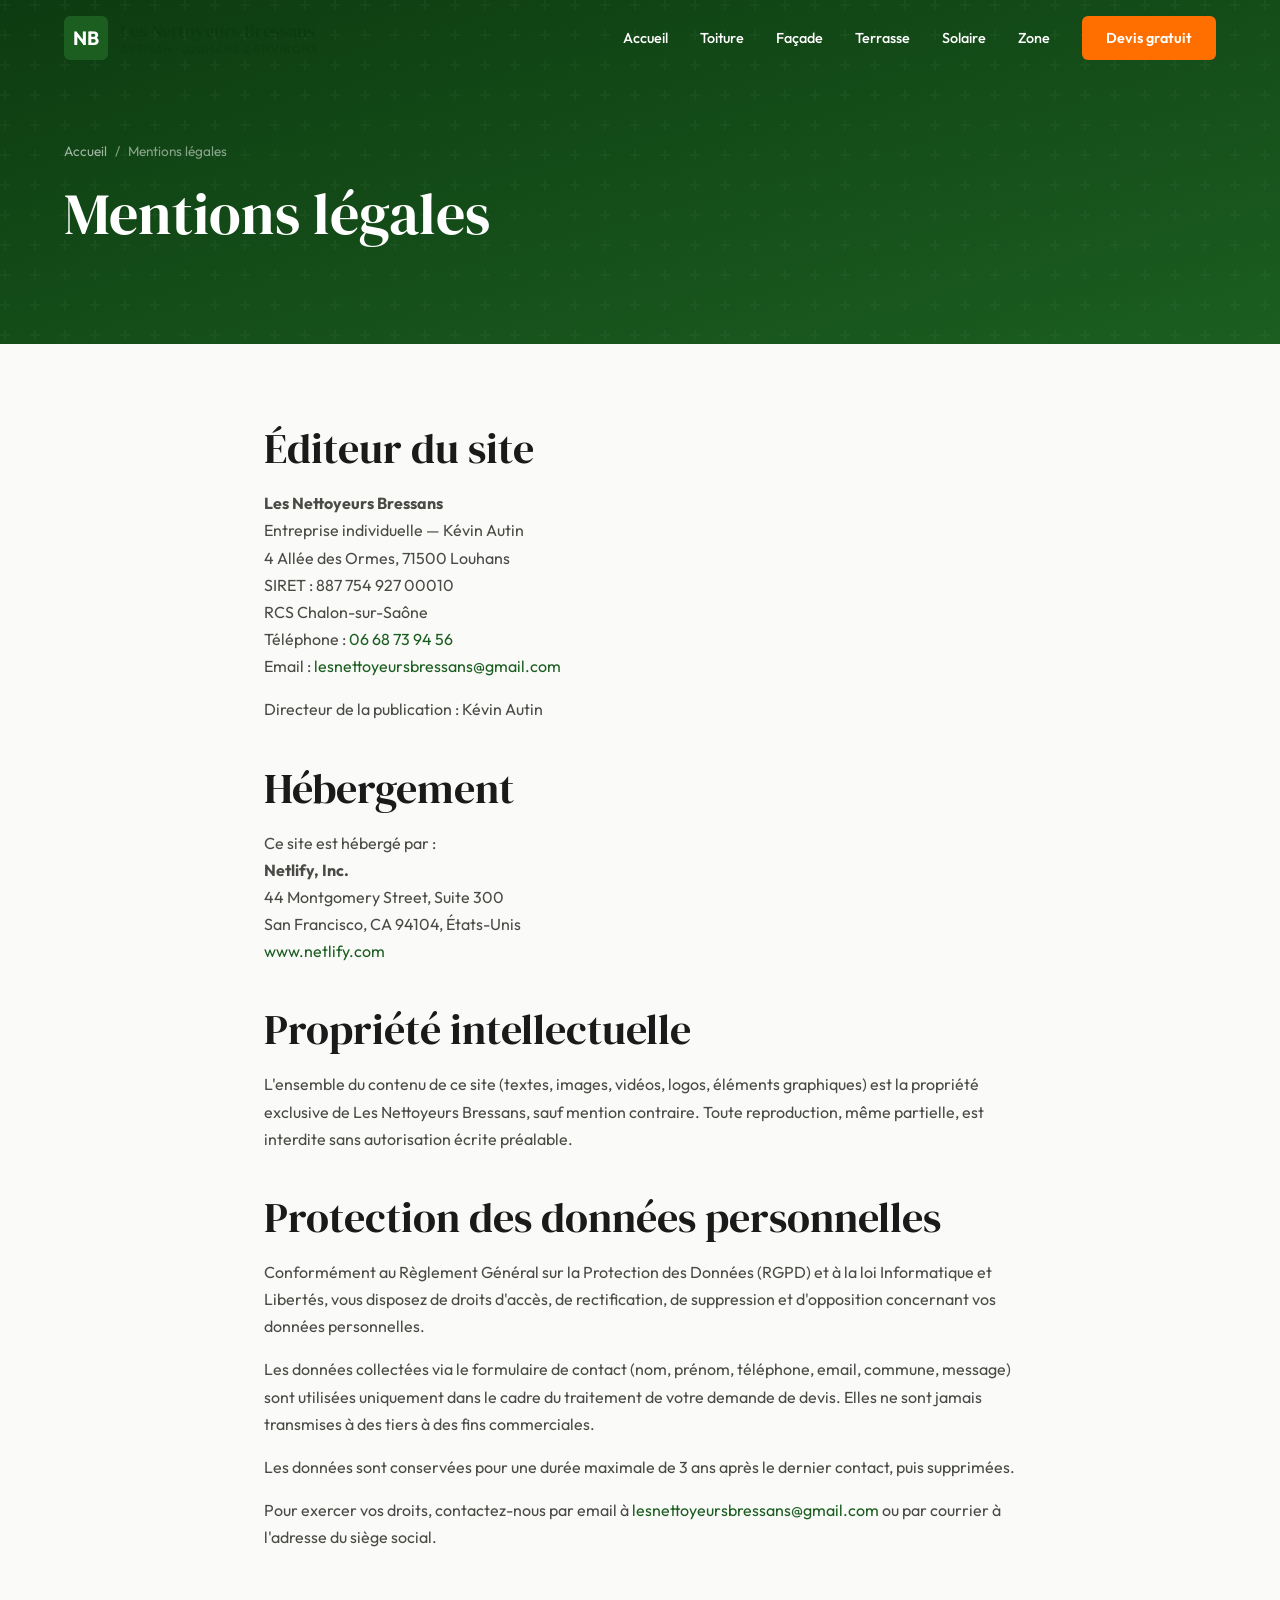
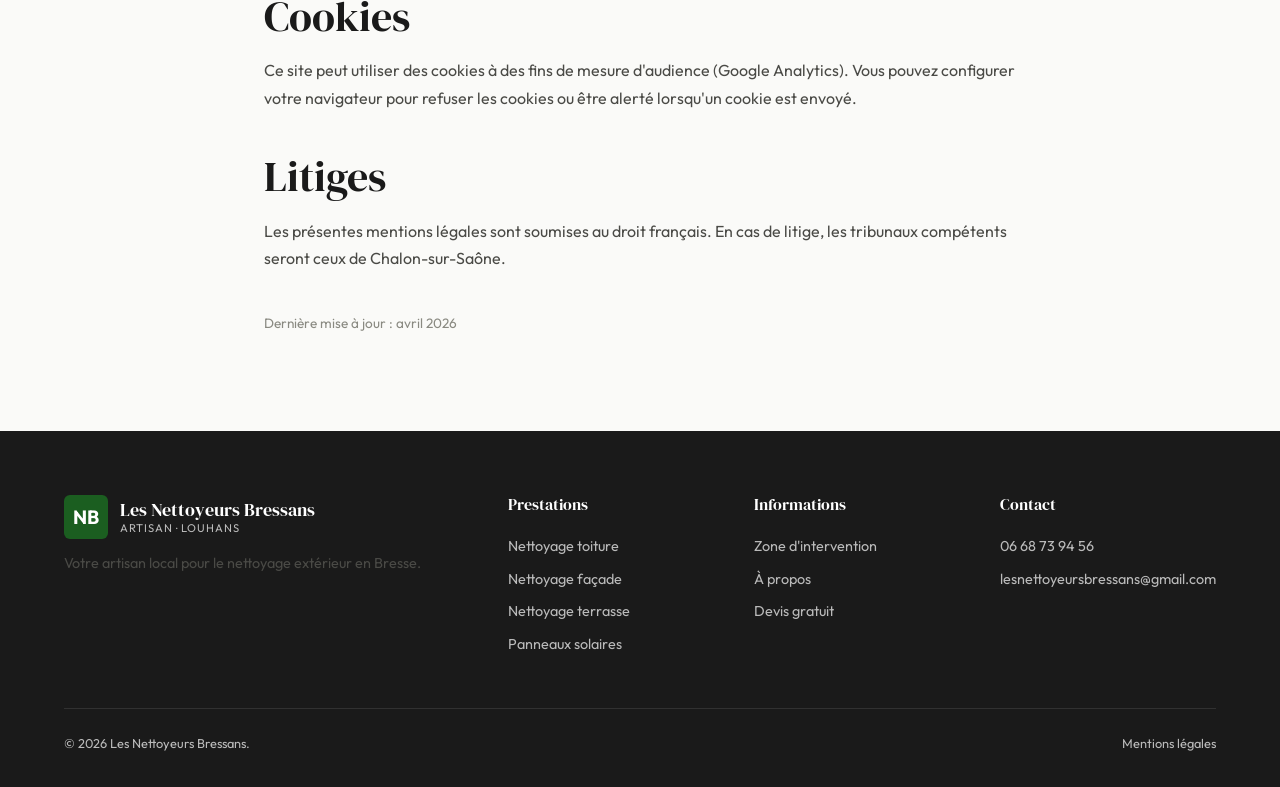
<file: mentions-legales.html>
<!DOCTYPE html>
<html lang="fr">
<head>
  <!-- Google Tag Manager -->
  <script>(function(w,d,s,l,i){w[l]=w[l]||[];w[l].push({'gtm.start':
  new Date().getTime(),event:'gtm.js'});var f=d.getElementsByTagName(s)[0],
  j=d.createElement(s),dl=l!='dataLayer'?'&l='+l:'';j.async=true;j.src=
  'https://www.googletagmanager.com/gtm.js?id='+i+dl;f.parentNode.insertBefore(j,f);
  })(window,document,'script','dataLayer','GTM-5T7GTMLB');</script>
  <!-- End Google Tag Manager -->
  <meta charset="UTF-8">
  <meta name="viewport" content="width=device-width, initial-scale=1.0">
  <title>Mentions Légales — Les Nettoyeurs Bressans</title>
  <meta name="description" content="Mentions légales du site lesnettoyeursbressans.fr">
  <meta name="robots" content="noindex">
  <link rel="stylesheet" href="style.css">
  <!-- Google Ads Global Site Tag -->
  <script async src="https://www.googletagmanager.com/gtag/js?id=AW-18020213630"></script>
  <script>
  window.dataLayer=window.dataLayer||[];
  function gtag(){dataLayer.push(arguments);}
  gtag('js',new Date());
  gtag('config','AW-18020213630');
  </script>
  <!-- End Google Ads -->
  <!-- Meta Pixel -->
  <script>
  !function(f,b,e,v,n,t,s)
  {if(f.fbq)return;n=f.fbq=function(){n.callMethod?
  n.callMethod.apply(n,arguments):n.queue.push(arguments)};
  if(!f._fbq)f._fbq=n;n.push=n;n.loaded=!0;n.version='2.0';
  n.queue=[];t=b.createElement(e);t.async=!0;
  t.src=v;s=b.getElementsByTagName(e)[0];
  s.parentNode.insertBefore(t,s)}(window,document,'script',
  'https://connect.facebook.net/en_US/fbevents.js');
  fbq('init','2024211461476880');
  fbq('track','PageView');
  </script>
  <noscript><img height="1" width="1" style="display:none"
  src="https://www.facebook.net/tr?id=2024211461476880&ev=PageView&noscript=1"/></noscript>
  <!-- End Meta Pixel -->
</head>
<body>
<!-- Google Tag Manager (noscript) -->
<noscript><iframe src="https://www.googletagmanager.com/ns.html?id=GTM-5T7GTMLB"
height="0" width="0" style="display:none;visibility:hidden"></iframe></noscript>
<!-- End Google Tag Manager (noscript) -->

<header class="header scrolled" id="header">
  <nav class="nav container">
    <a href="index.html" class="nav__logo"><div class="nav__logo-icon">NB</div><div class="nav__logo-text" style="color:var(--color-primary-dark);">Les Nettoyeurs Bressans<span>Artisan · Louhans &amp; environs</span></div></a>
    <div class="nav__links" id="navLinks">
      <a href="index.html" class="nav__link">Accueil</a><a href="nettoyage-toiture.html" class="nav__link">Toiture</a><a href="nettoyage-facade.html" class="nav__link">Façade</a><a href="nettoyage-terrasse.html" class="nav__link">Terrasse</a><a href="panneaux-solaires.html" class="nav__link">Solaire</a><a href="zone-intervention.html" class="nav__link">Zone</a><a href="devis.html" class="nav__link nav__cta">Devis gratuit</a>
    </div>
    <div class="nav__burger" id="navBurger"><span></span><span></span><span></span></div>
  </nav>
  <div class="nav__overlay" id="navOverlay"></div>
</header>

<section class="page-hero">
  <div class="container">
    <div class="breadcrumb"><a href="index.html">Accueil</a> <span>/</span> <span>Mentions légales</span></div>
    <h1>Mentions légales</h1>
  </div>
</section>

<section class="section">
  <div class="container" style="max-width:800px;">

    <h2>Éditeur du site</h2>
    <p>
      <strong>Les Nettoyeurs Bressans</strong><br>
      Entreprise individuelle — Kévin Autin<br>
      4 Allée des Ormes, 71500 Louhans<br>
      SIRET : 887 754 927 00010<br>
      RCS Chalon-sur-Saône<br>
      Téléphone : <a href="tel:+33668739456" style="color:var(--color-primary);">06 68 73 94 56</a><br>
      Email : <a href="mailto:lesnettoyeursbressans@gmail.com" style="color:var(--color-primary);">lesnettoyeursbressans@gmail.com</a>
    </p>
    <p>Directeur de la publication : Kévin Autin</p>

    <h2 style="margin-top:40px;">Hébergement</h2>
    <p>
      Ce site est hébergé par :<br>
      <strong>Netlify, Inc.</strong><br>
      44 Montgomery Street, Suite 300<br>
      San Francisco, CA 94104, États-Unis<br>
      <a href="https://www.netlify.com" target="_blank" rel="noopener" style="color:var(--color-primary);">www.netlify.com</a>
    </p>

    <h2 style="margin-top:40px;">Propriété intellectuelle</h2>
    <p>L'ensemble du contenu de ce site (textes, images, vidéos, logos, éléments graphiques) est la propriété exclusive de Les Nettoyeurs Bressans, sauf mention contraire. Toute reproduction, même partielle, est interdite sans autorisation écrite préalable.</p>

    <h2 style="margin-top:40px;" id="confidentialite">Protection des données personnelles</h2>
    <p>Conformément au Règlement Général sur la Protection des Données (RGPD) et à la loi Informatique et Libertés, vous disposez de droits d'accès, de rectification, de suppression et d'opposition concernant vos données personnelles.</p>
    <p>Les données collectées via le formulaire de contact (nom, prénom, téléphone, email, commune, message) sont utilisées uniquement dans le cadre du traitement de votre demande de devis. Elles ne sont jamais transmises à des tiers à des fins commerciales.</p>
    <p>Les données sont conservées pour une durée maximale de 3 ans après le dernier contact, puis supprimées.</p>
    <p>Pour exercer vos droits, contactez-nous par email à <a href="mailto:lesnettoyeursbressans@gmail.com" style="color:var(--color-primary);">lesnettoyeursbressans@gmail.com</a> ou par courrier à l'adresse du siège social.</p>

    <h2 style="margin-top:40px;">Cookies</h2>
    <p>Ce site peut utiliser des cookies à des fins de mesure d'audience (Google Analytics). Vous pouvez configurer votre navigateur pour refuser les cookies ou être alerté lorsqu'un cookie est envoyé.</p>

    <h2 style="margin-top:40px;">Litiges</h2>
    <p>Les présentes mentions légales sont soumises au droit français. En cas de litige, les tribunaux compétents seront ceux de Chalon-sur-Saône.</p>

    <p style="margin-top:40px;font-size:.85rem;color:var(--color-gray-500);">Dernière mise à jour : avril 2026</p>
  </div>
</section>

<footer class="footer">
  <div class="container">
    <div class="footer__grid">
      <div class="footer__brand"><div class="nav__logo"><div class="nav__logo-icon">NB</div><div class="nav__logo-text" style="color:#fff;">Les Nettoyeurs Bressans<span>Artisan · Louhans</span></div></div><p>Votre artisan local pour le nettoyage extérieur en Bresse.</p></div>
      <div><h4>Prestations</h4><a href="nettoyage-toiture.html" class="footer__link">Nettoyage toiture</a><a href="nettoyage-facade.html" class="footer__link">Nettoyage façade</a><a href="nettoyage-terrasse.html" class="footer__link">Nettoyage terrasse</a><a href="panneaux-solaires.html" class="footer__link">Panneaux solaires</a></div>
      <div><h4>Informations</h4><a href="zone-intervention.html" class="footer__link">Zone d'intervention</a><a href="a-propos.html" class="footer__link">À propos</a><a href="devis.html" class="footer__link">Devis gratuit</a></div>
      <div><h4>Contact</h4><a href="tel:+33668739456" class="footer__link">06 68 73 94 56</a><a href="mailto:lesnettoyeursbressans@gmail.com" class="footer__link">lesnettoyeursbressans@gmail.com</a></div>
    </div>
    <div class="footer__bottom"><span>© 2026 Les Nettoyeurs Bressans.</span><div class="footer__legal"><a href="mentions-legales.html">Mentions légales</a></div></div>
  </div>
</footer>
<script src="main.js"></script>
</body>
</html>
</file>
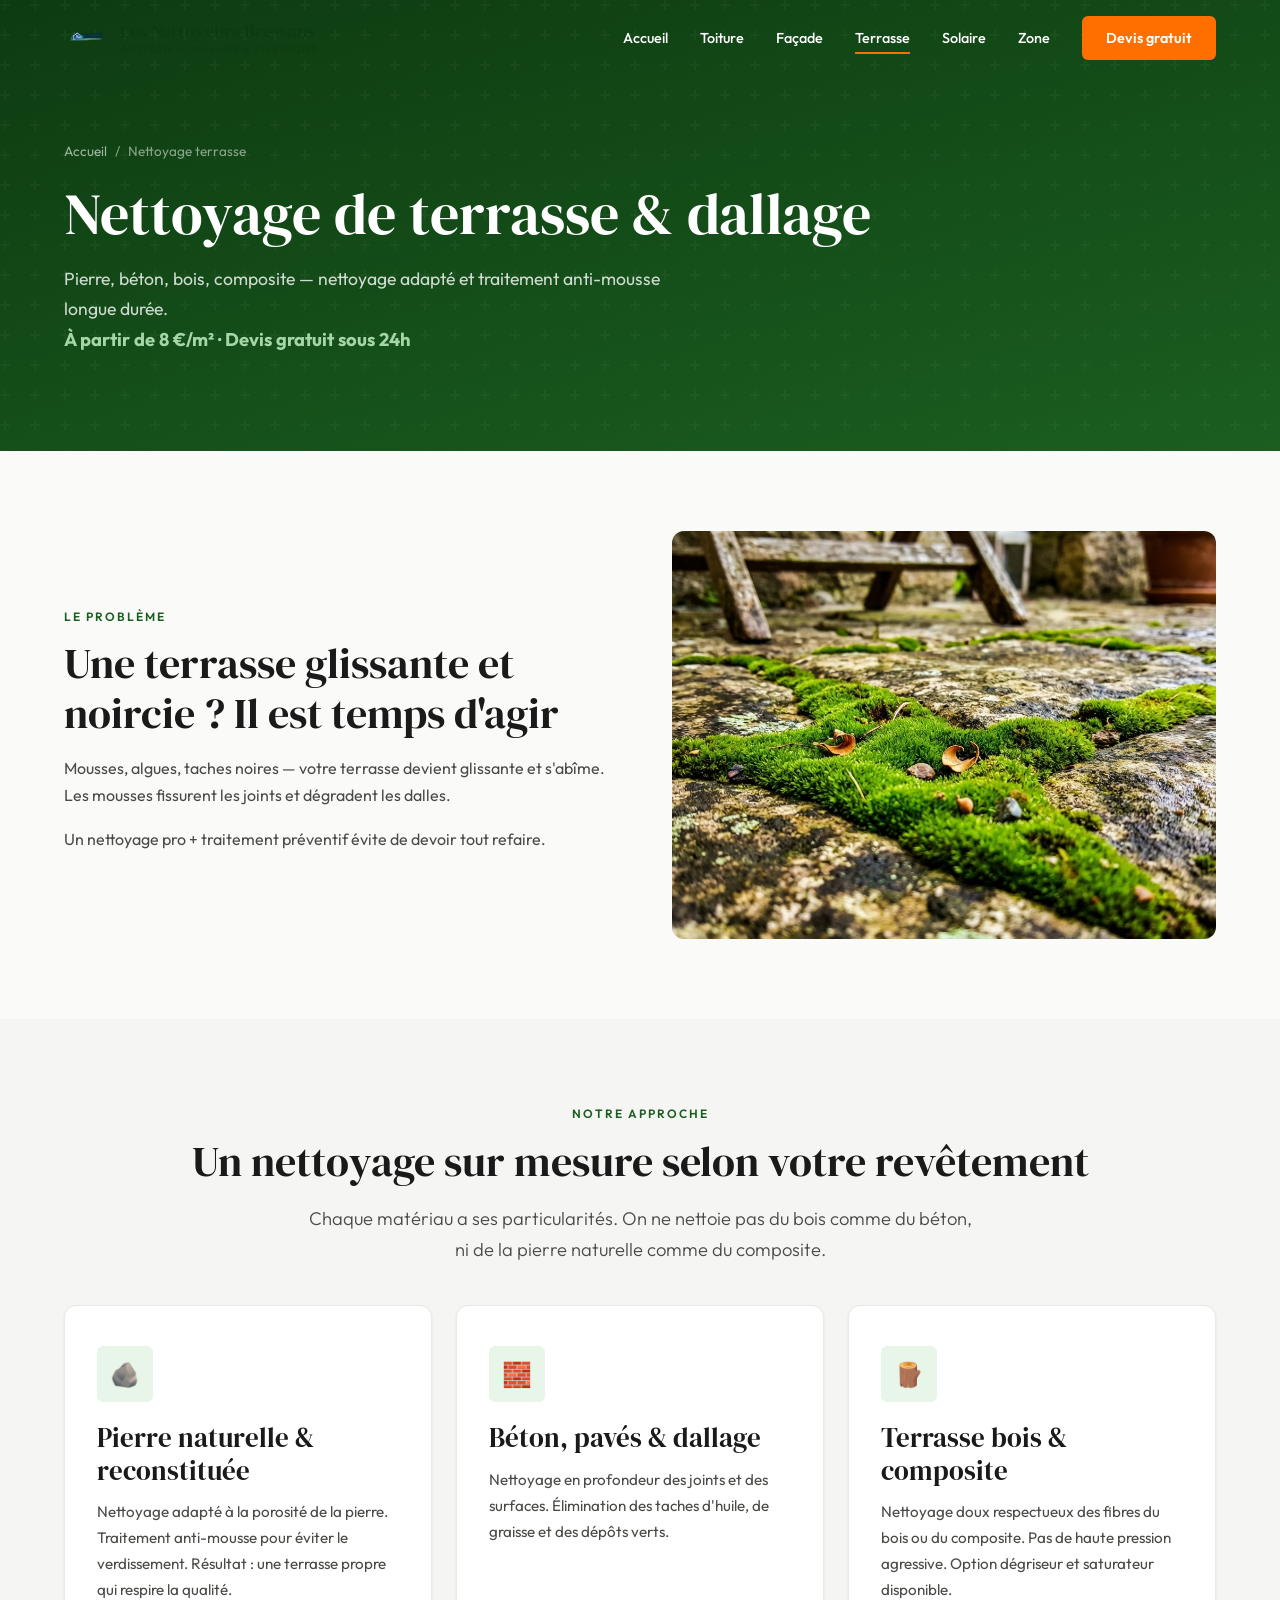
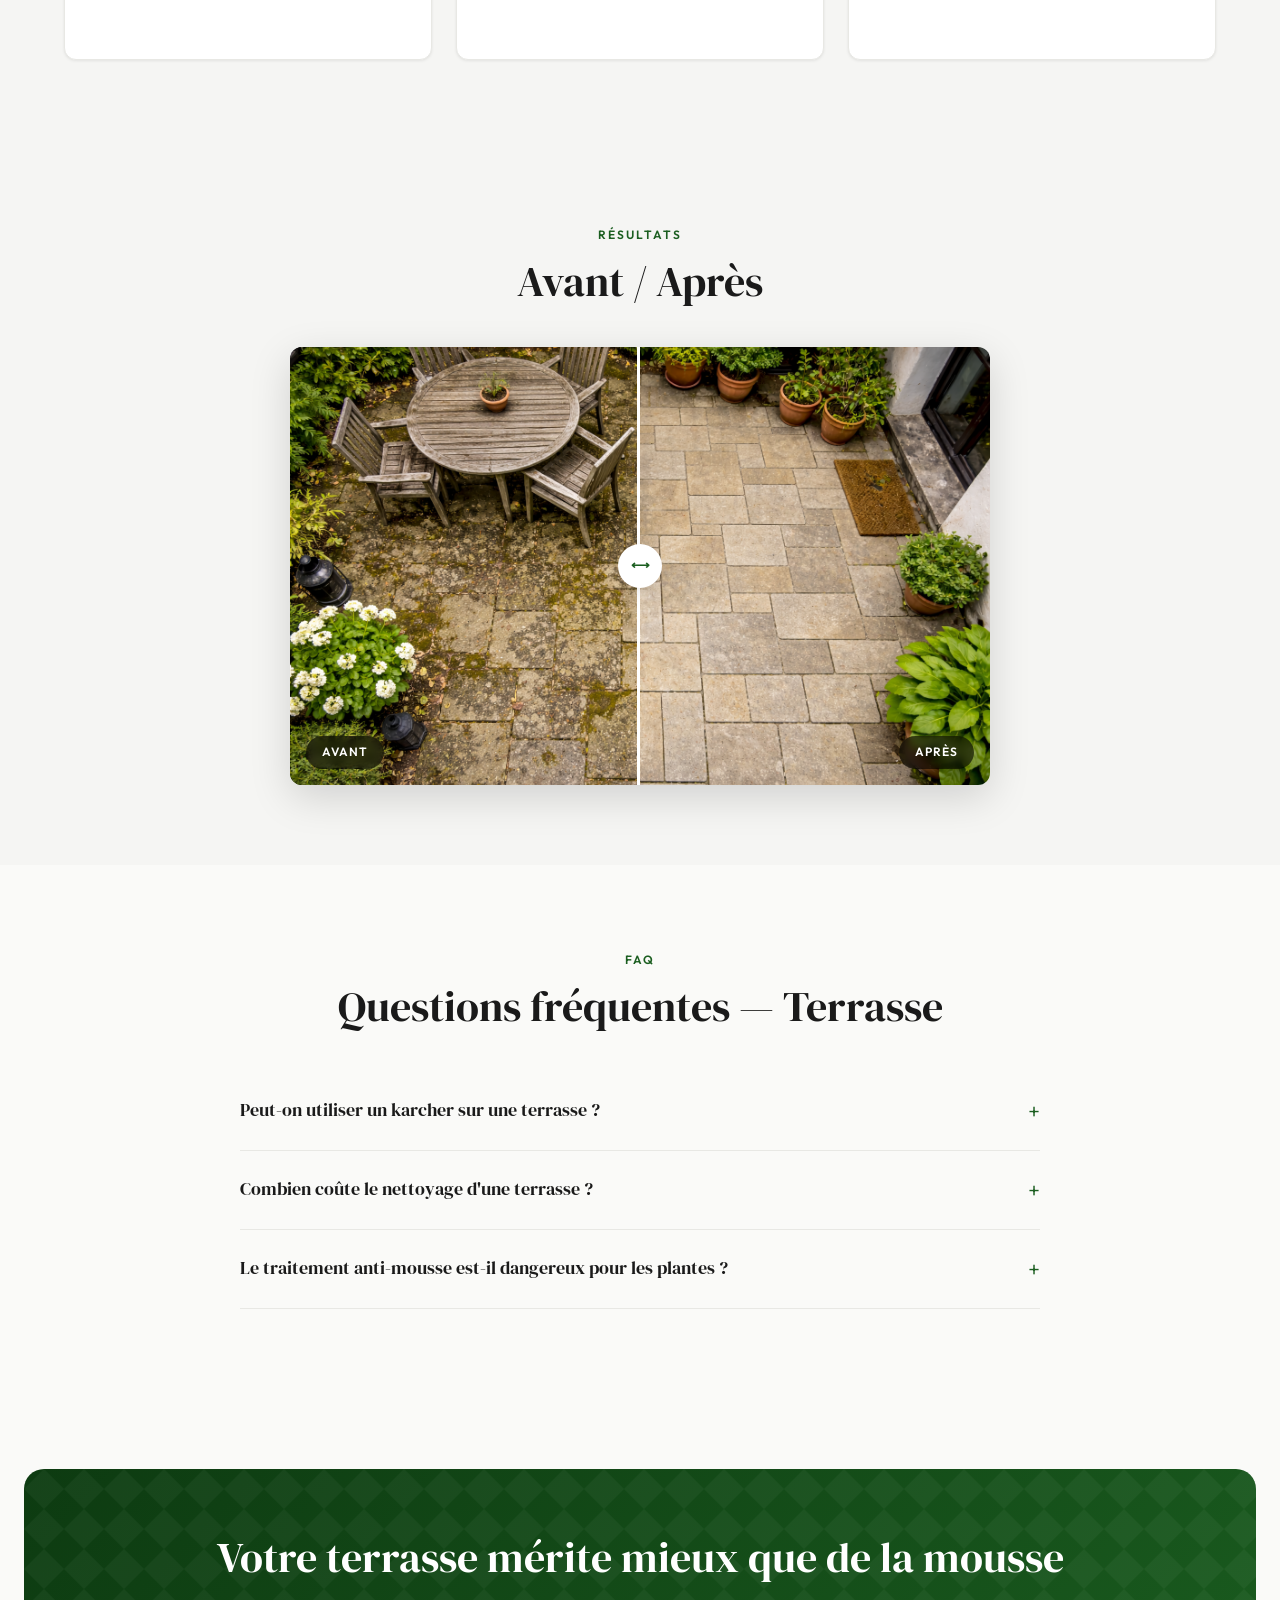
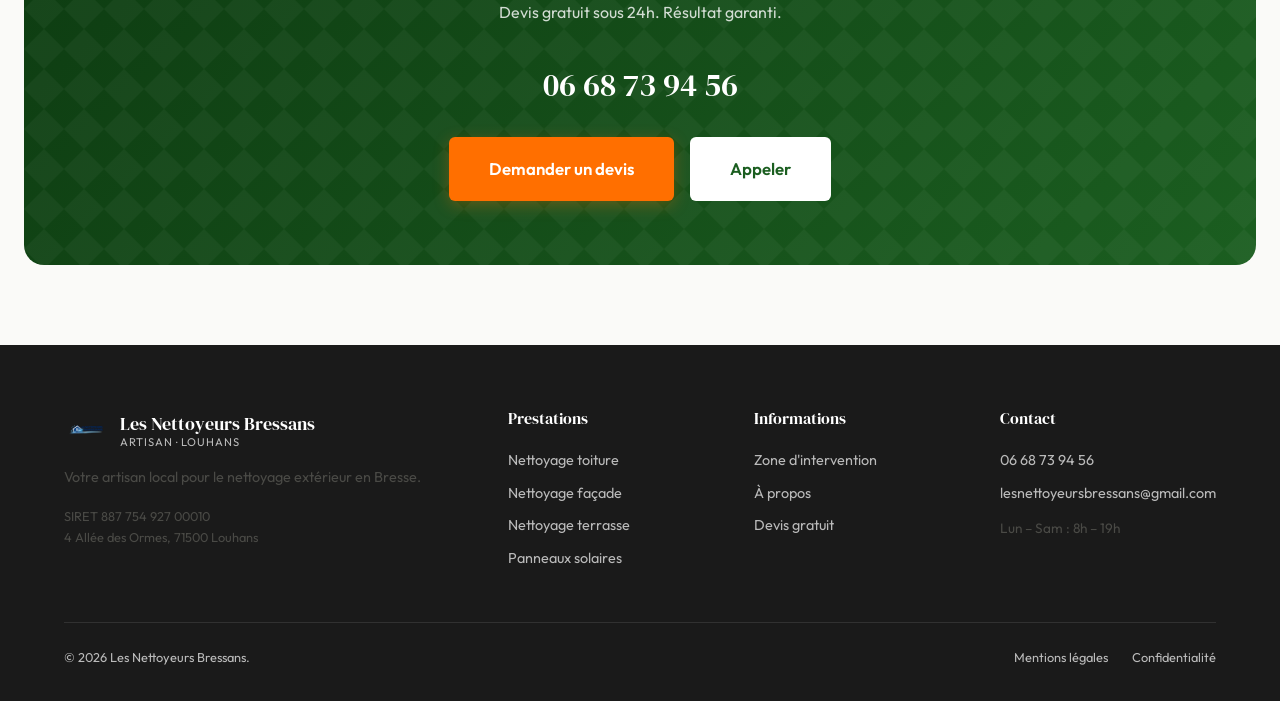
<file: nettoyage-terrasse (1).html>
<!DOCTYPE html>
<html lang="fr">
<head>
  <!-- Google Tag Manager -->
  <script>(function(w,d,s,l,i){w[l]=w[l]||[];w[l].push({'gtm.start':
  new Date().getTime(),event:'gtm.js'});var f=d.getElementsByTagName(s)[0],
  j=d.createElement(s),dl=l!='dataLayer'?'&l='+l:'';j.async=true;j.src=
  'https://www.googletagmanager.com/gtm.js?id='+i+dl;f.parentNode.insertBefore(j,f);
  })(window,document,'script','dataLayer','GTM-5T7GTMLB');</script>
  <!-- End Google Tag Manager -->
  <meta charset="UTF-8">
  <meta name="viewport" content="width=device-width, initial-scale=1.0">
  <title>Nettoyage de Terrasse &amp; Dallage en Bresse — Les Nettoyeurs Bressans</title>
  <meta name="description" content="Nettoyage professionnel de terrasse, dallage, béton, pierre et bois à Louhans et environs. Traitement anti-mousse durable. Devis gratuit.">
  <link rel="canonical" href="https://lesnettoyeursbressans.fr/nettoyage-terrasse.html">
  <link rel="stylesheet" href="style.css">
  <!-- Google Ads Global Site Tag -->
  <script async src="https://www.googletagmanager.com/gtag/js?id=AW-18020213630"></script>
  <script>
  window.dataLayer=window.dataLayer||[];
  function gtag(){dataLayer.push(arguments);}
  gtag('js',new Date());
  gtag('config','AW-18020213630');
  </script>
  <!-- End Google Ads -->
  <!-- Meta Pixel -->
  <script>
  !function(f,b,e,v,n,t,s)
  {if(f.fbq)return;n=f.fbq=function(){n.callMethod?
  n.callMethod.apply(n,arguments):n.queue.push(arguments)};
  if(!f._fbq)f._fbq=n;n.push=n;n.loaded=!0;n.version='2.0';
  n.queue=[];t=b.createElement(e);t.async=!0;
  t.src=v;s=b.getElementsByTagName(e)[0];
  s.parentNode.insertBefore(t,s)}(window,document,'script',
  'https://connect.facebook.net/en_US/fbevents.js');
  fbq('init','2024211461476880');
  fbq('track','PageView');
  </script>
  <noscript><img height="1" width="1" style="display:none"
  src="https://www.facebook.net/tr?id=2024211461476880&ev=PageView&noscript=1"/></noscript>
  <!-- End Meta Pixel -->
</head>
<body>
<!-- Google Tag Manager (noscript) -->
<noscript><iframe src="https://www.googletagmanager.com/ns.html?id=GTM-5T7GTMLB"
height="0" width="0" style="display:none;visibility:hidden"></iframe></noscript>
<!-- End Google Tag Manager (noscript) -->

<header class="header scrolled" id="header">
  <nav class="nav container">
    <a href="index.html" class="nav__logo"><img src="logo.png" alt="Les Nettoyeurs Bressans" class="nav__logo-img"><div class="nav__logo-text" style="color:var(--color-primary-dark);">Les Nettoyeurs Bressans<span>Artisan · Louhans &amp; environs</span></div></a>
    <div class="nav__links" id="navLinks">
      <a href="index.html" class="nav__link">Accueil</a><a href="nettoyage-toiture.html" class="nav__link">Toiture</a><a href="nettoyage-facade.html" class="nav__link">Façade</a><a href="nettoyage-terrasse.html" class="nav__link active">Terrasse</a><a href="panneaux-solaires.html" class="nav__link">Solaire</a><a href="zone-intervention.html" class="nav__link">Zone</a><a href="devis.html" class="nav__link nav__cta">Devis gratuit</a>
    </div>
    <div class="nav__burger" id="navBurger"><span></span><span></span><span></span></div>
  </nav>
  <div class="nav__overlay" id="navOverlay"></div>
</header>

<section class="page-hero">
  <div class="container">
    <div class="breadcrumb"><a href="index.html">Accueil</a> <span>/</span> <span>Nettoyage terrasse</span></div>
    <h1>Nettoyage de terrasse &amp; dallage</h1>
    <p>Pierre, béton, bois, composite — nettoyage adapté et traitement anti-mousse longue durée.<br><strong style="color:var(--color-accent);font-size:1.15rem;">À partir de 8 €/m² · Devis gratuit sous 24h</strong></p>
  </div>
</section>

<section class="section">
  <div class="container">
    <div class="about-row">
      <div class="fade-up">
        <span class="tag">Le problème</span>
        <h2>Une terrasse glissante et noircie ? Il est temps d'agir</h2>
        <p>Mousses, algues, taches noires — votre terrasse devient glissante et s'abîme. Les mousses fissurent les joints et dégradent les dalles.</p>
        <p>Un nettoyage pro + traitement préventif évite de devoir tout refaire.</p>
      </div>
      <div class="about-visual fade-up" style="background:url(terrasse-sale.jpg) center/cover no-repeat;">
        <span></span>
      </div>
    </div>
  </div>
</section>

<section class="section section--soft">
  <div class="container">
    <div class="text-center fade-up">
      <span class="tag">Notre approche</span>
      <h2>Un nettoyage sur mesure selon votre revêtement</h2>
      <p class="lead lead--center">Chaque matériau a ses particularités. On ne nettoie pas du bois comme du béton, ni de la pierre naturelle comme du composite.</p>
    </div>
    <div class="services-grid" style="margin-top:40px;">
      <div class="service-card fade-up">
        <div class="service-card__icon">🪨</div>
        <h3>Pierre naturelle &amp; reconstituée</h3>
        <p>Nettoyage adapté à la porosité de la pierre. Traitement anti-mousse pour éviter le verdissement. Résultat : une terrasse propre qui respire la qualité.</p>
      </div>
      <div class="service-card fade-up">
        <div class="service-card__icon">🧱</div>
        <h3>Béton, pavés &amp; dallage</h3>
        <p>Nettoyage en profondeur des joints et des surfaces. Élimination des taches d'huile, de graisse et des dépôts verts.</p>
      </div>
      <div class="service-card fade-up">
        <div class="service-card__icon">🪵</div>
        <h3>Terrasse bois &amp; composite</h3>
        <p>Nettoyage doux respectueux des fibres du bois ou du composite. Pas de haute pression agressive. Option dégriseur et saturateur disponible.</p>
      </div>
    </div>
  </div>
</section>

<section class="section section--soft">
  <div class="container">
    <div class="text-center fade-up">
      <span class="tag">Résultats</span>
      <h2>Avant / Après</h2>
    </div>
    <div style="margin-top:40px;" class="fade-up">
      <div class="ba-slider">
        <img class="ba-slider__img" src="apres-terrasse.jpg" alt="Terrasse après nettoyage">
        <div class="ba-slider__overlay" style="width:50%;">
          <img src="avant-terrasse.jpg" alt="Terrasse avant nettoyage" style="position:absolute;top:0;left:0;width:200%;max-width:none;height:100%;object-fit:cover;">
        </div>
        <div class="ba-slider__handle"><div class="ba-slider__handle-btn">⟷</div></div>
        <span class="ba-slider__label ba-slider__label--before">Avant</span>
        <span class="ba-slider__label ba-slider__label--after">Après</span>
      </div>
    </div>
  </div>
</section>

<!-- FAQ -->
<section class="section">
  <div class="container">
    <div class="text-center fade-up"><span class="tag">FAQ</span><h2>Questions fréquentes — Terrasse</h2></div>
    <div class="faq-list fade-up">
      <div class="faq-item">
        <div class="faq-item__q">Peut-on utiliser un karcher sur une terrasse ?</div>
        <div class="faq-item__a"><div class="faq-item__a-inner">Ça dépend du matériau. Sur du béton ou des pavés résistants, un nettoyage haute pression bien maîtrisé est efficace. Sur du bois, du composite ou de la pierre tendre, on privilégie un nettoyage doux avec un produit adapté pour ne pas endommager les fibres ou creuser la surface.</div></div>
      </div>
      <div class="faq-item">
        <div class="faq-item__q">Combien coûte le nettoyage d'une terrasse ?</div>
        <div class="faq-item__a"><div class="faq-item__a-inner">Le prix dépend de la surface, du type de revêtement et de l'état d'encrassement. On établit un devis gratuit sur place. Pour une terrasse standard de 30 à 50 m², comptez quelques centaines d'euros, traitement inclus.</div></div>
      </div>
      <div class="faq-item">
        <div class="faq-item__q">Le traitement anti-mousse est-il dangereux pour les plantes ?</div>
        <div class="faq-item__a"><div class="faq-item__a-inner">On protège systématiquement les végétaux et les massifs avant l'intervention. Les produits Dalep sont conçus pour un usage extérieur professionnel et nous prenons toutes les précautions nécessaires pour protéger votre jardin.</div></div>
      </div>
    </div>
  </div>
</section>

<section class="section">
  <div class="cta-banner fade-up">
    <h2>Votre terrasse mérite mieux que de la mousse</h2>
    <p>Devis gratuit sous 24h. Résultat garanti.</p>
    <a href="tel:+33668739456" class="cta-banner__phone">06 68 73 94 56</a>
    <div class="cta-banner__buttons">
      <a href="devis.html" class="btn btn--primary btn--lg">Demander un devis</a>
      <a href="tel:+33668739456" class="btn btn--white btn--lg">Appeler</a>
    </div>
  </div>
</section>

<footer class="footer">
  <div class="container">
    <div class="footer__grid">
      <div class="footer__brand"><div class="nav__logo"><img src="logo.png" alt="Les Nettoyeurs Bressans" class="nav__logo-img"><div class="nav__logo-text" style="color:#fff;">Les Nettoyeurs Bressans<span>Artisan · Louhans</span></div></div><p>Votre artisan local pour le nettoyage extérieur en Bresse.</p><p style="font-size:.8rem;margin-top:8px;">SIRET 887 754 927 00010<br>4 Allée des Ormes, 71500 Louhans</p></div>
      <div><h4>Prestations</h4><a href="nettoyage-toiture.html" class="footer__link">Nettoyage toiture</a><a href="nettoyage-facade.html" class="footer__link">Nettoyage façade</a><a href="nettoyage-terrasse.html" class="footer__link">Nettoyage terrasse</a><a href="panneaux-solaires.html" class="footer__link">Panneaux solaires</a></div>
      <div><h4>Informations</h4><a href="zone-intervention.html" class="footer__link">Zone d'intervention</a><a href="a-propos.html" class="footer__link">À propos</a><a href="devis.html" class="footer__link">Devis gratuit</a></div>
      <div><h4>Contact</h4><a href="tel:+33668739456" class="footer__link">06 68 73 94 56</a><a href="mailto:lesnettoyeursbressans@gmail.com" class="footer__link">lesnettoyeursbressans@gmail.com</a><p style="font-size:.85rem;margin-top:8px;">Lun – Sam : 8h – 19h</p></div>
    </div>
    <div class="footer__bottom"><span>© 2026 Les Nettoyeurs Bressans.</span><div class="footer__legal"><a href="mentions-legales.html">Mentions légales</a><a href="mentions-legales.html#confidentialite">Confidentialité</a></div></div>
  </div>
</footer>
<a href="tel:+33668739456" class="phone-float" aria-label="Appeler">📞</a>
<script src="main.js"></script>
</body>
</html>
</file>
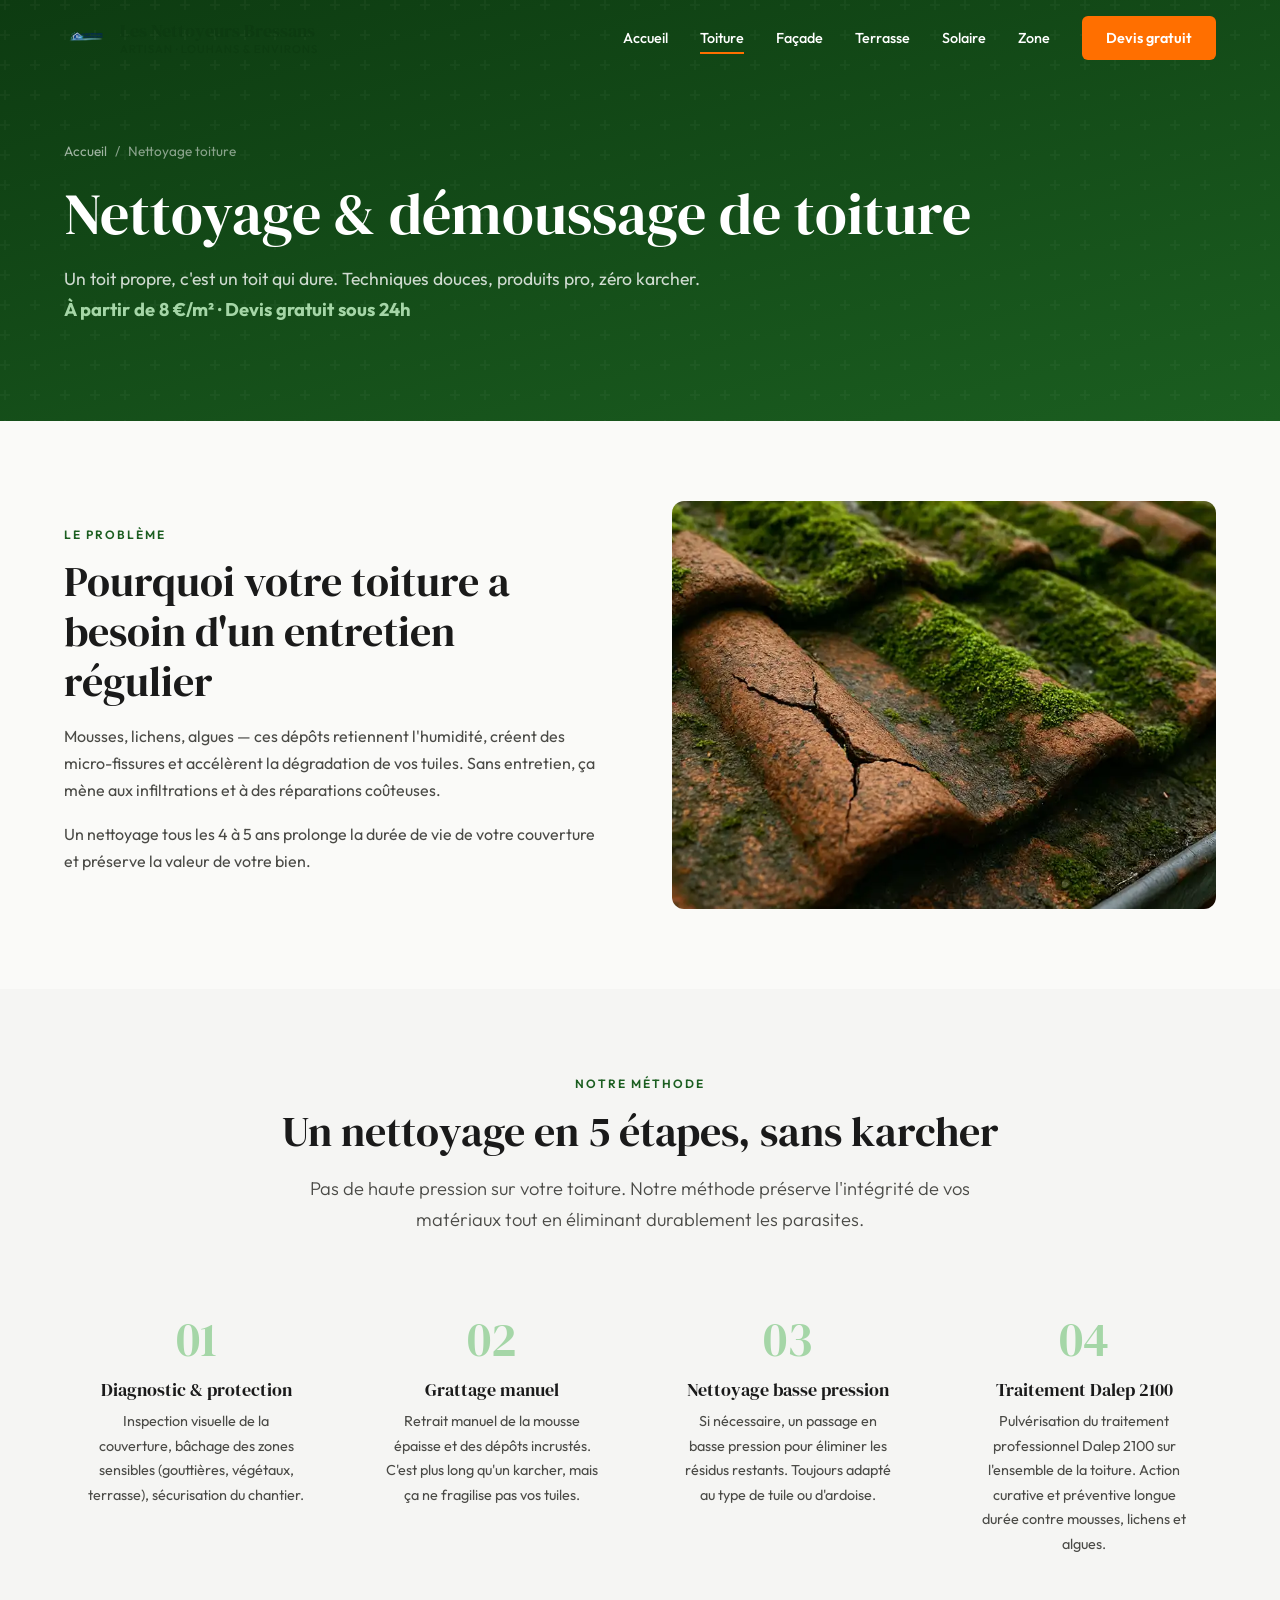
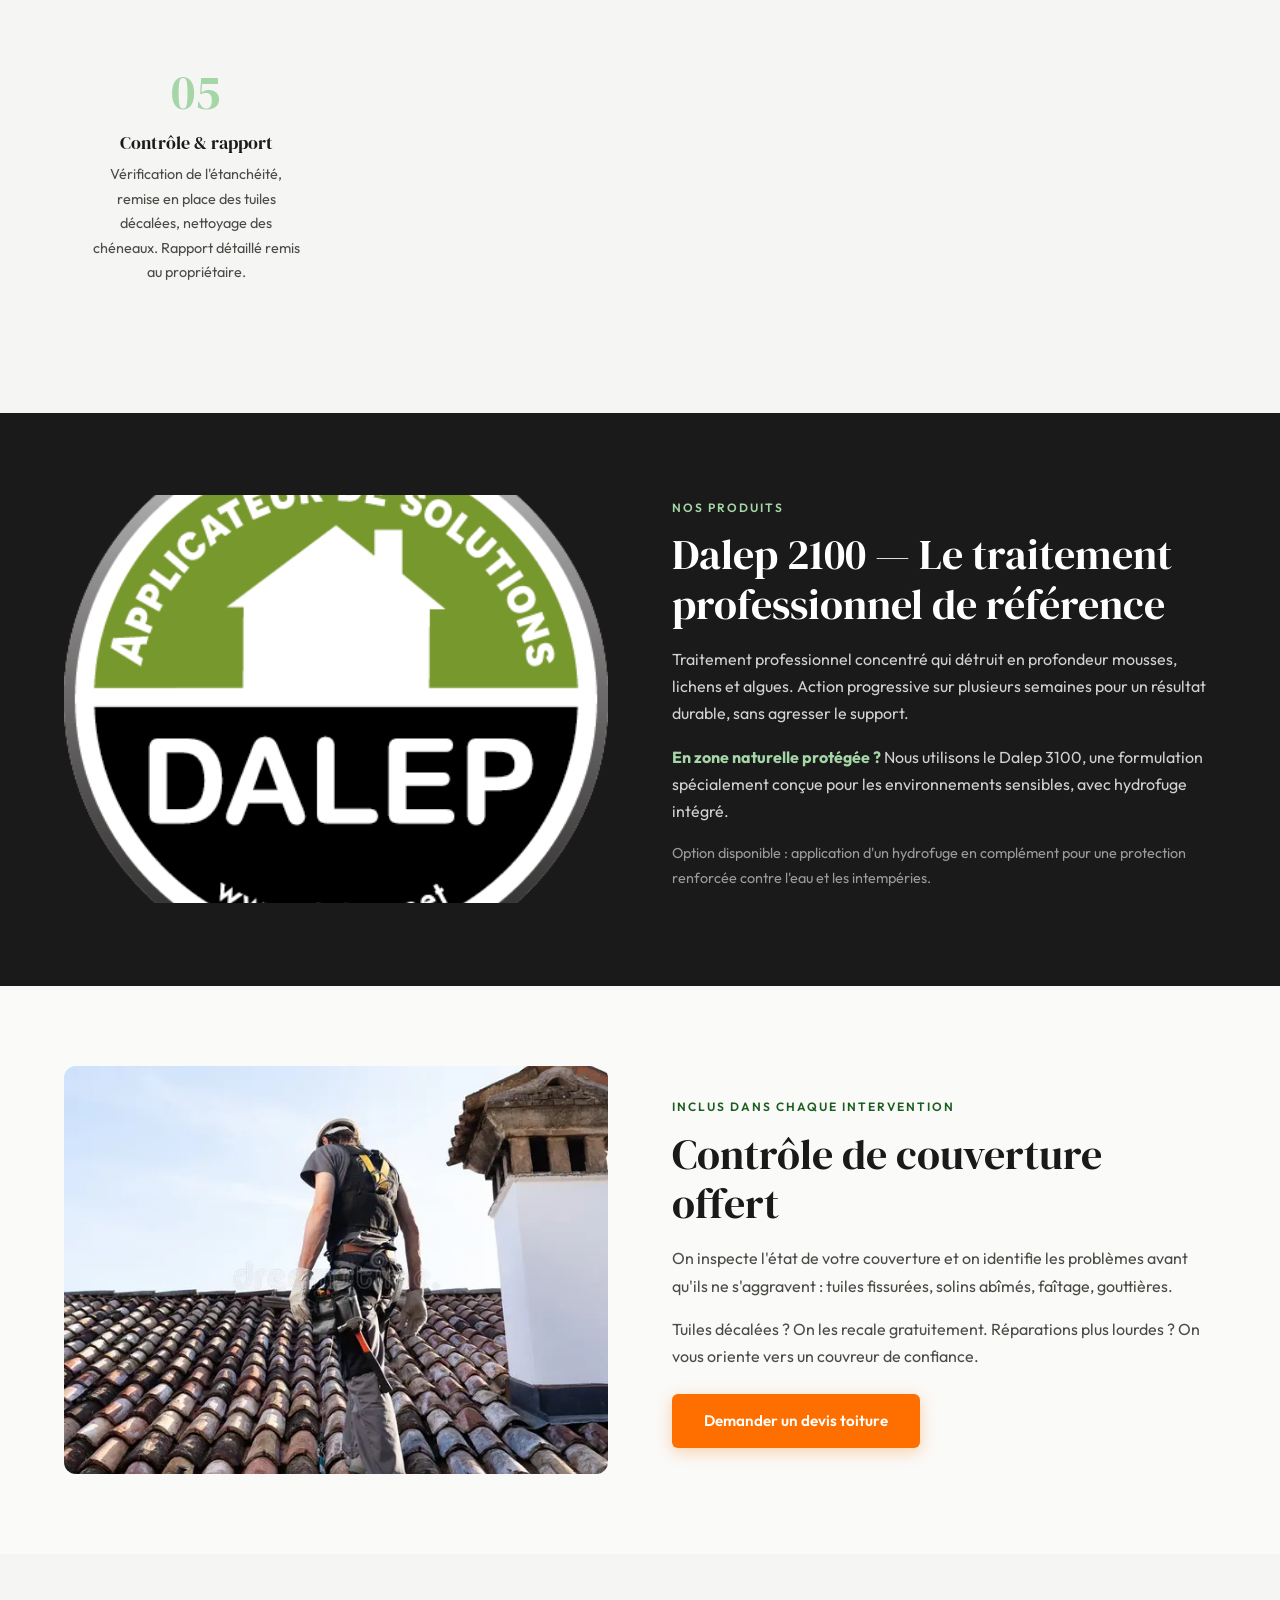
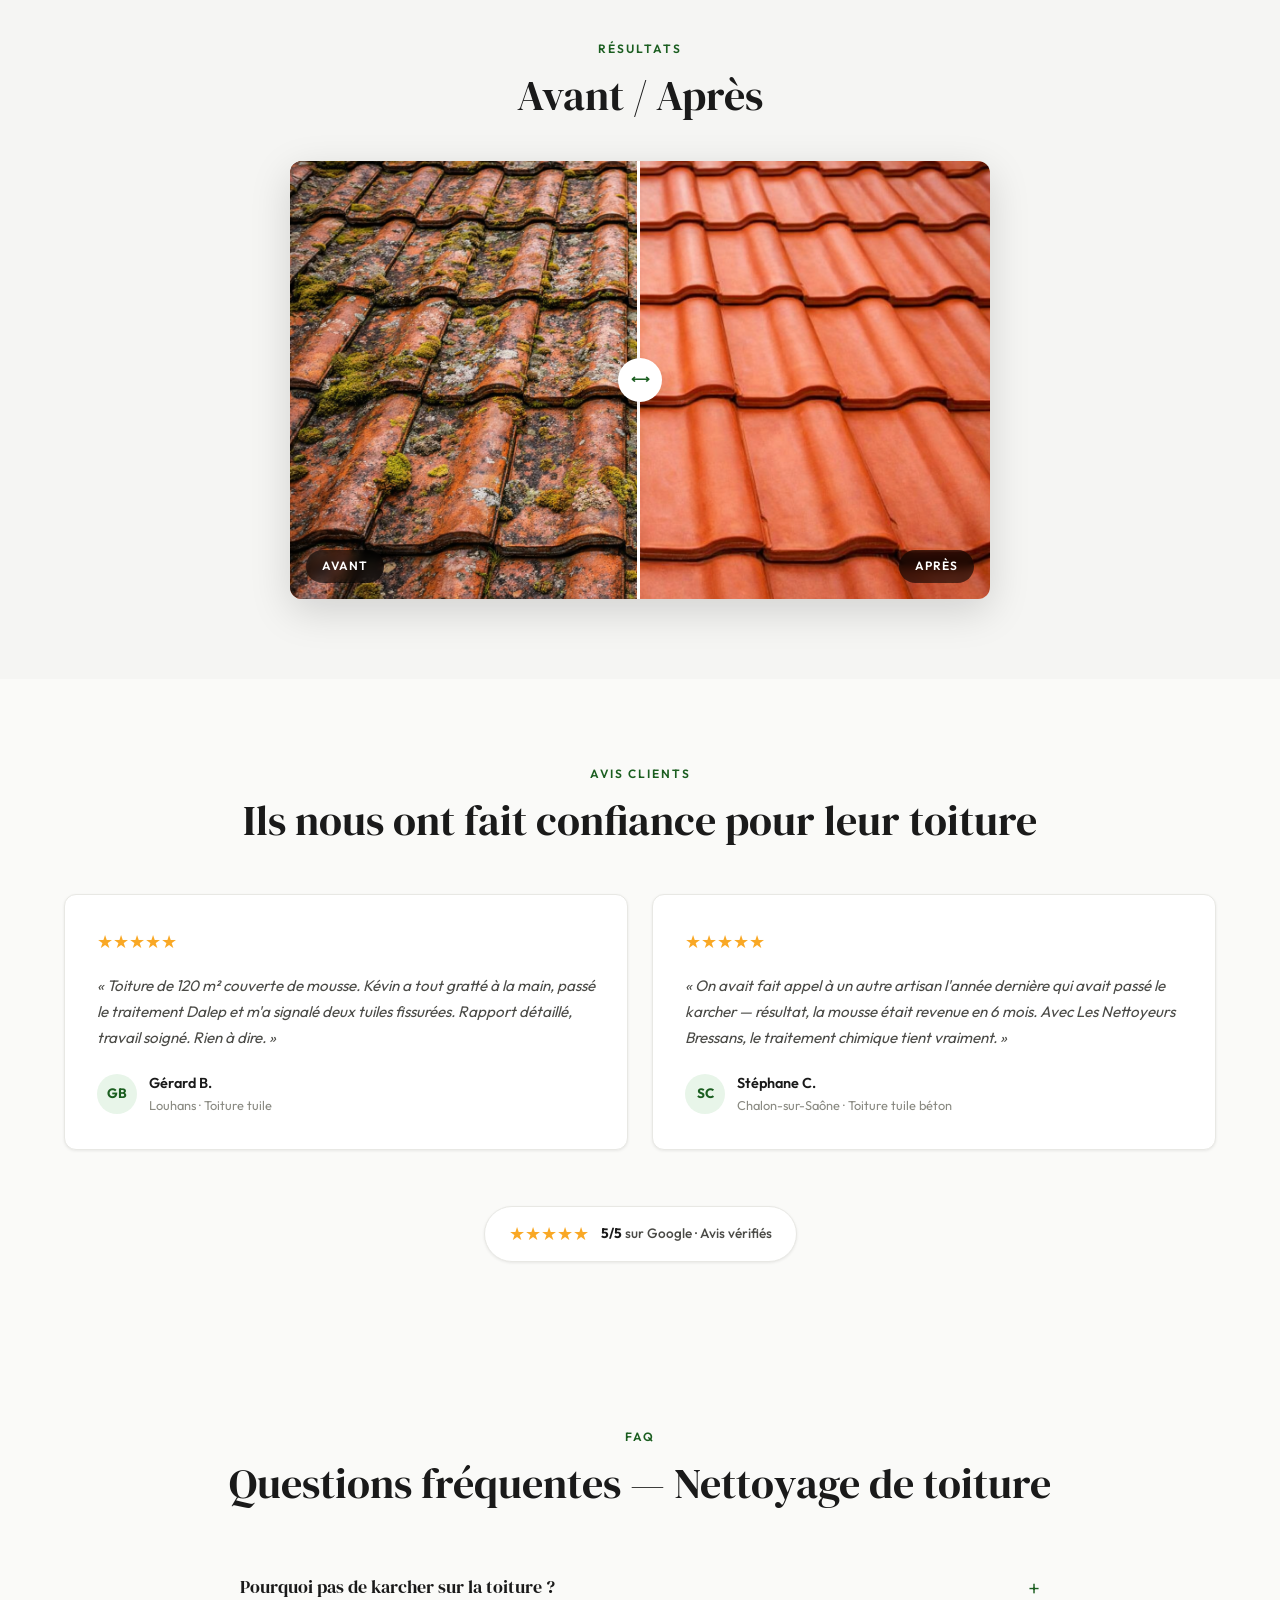
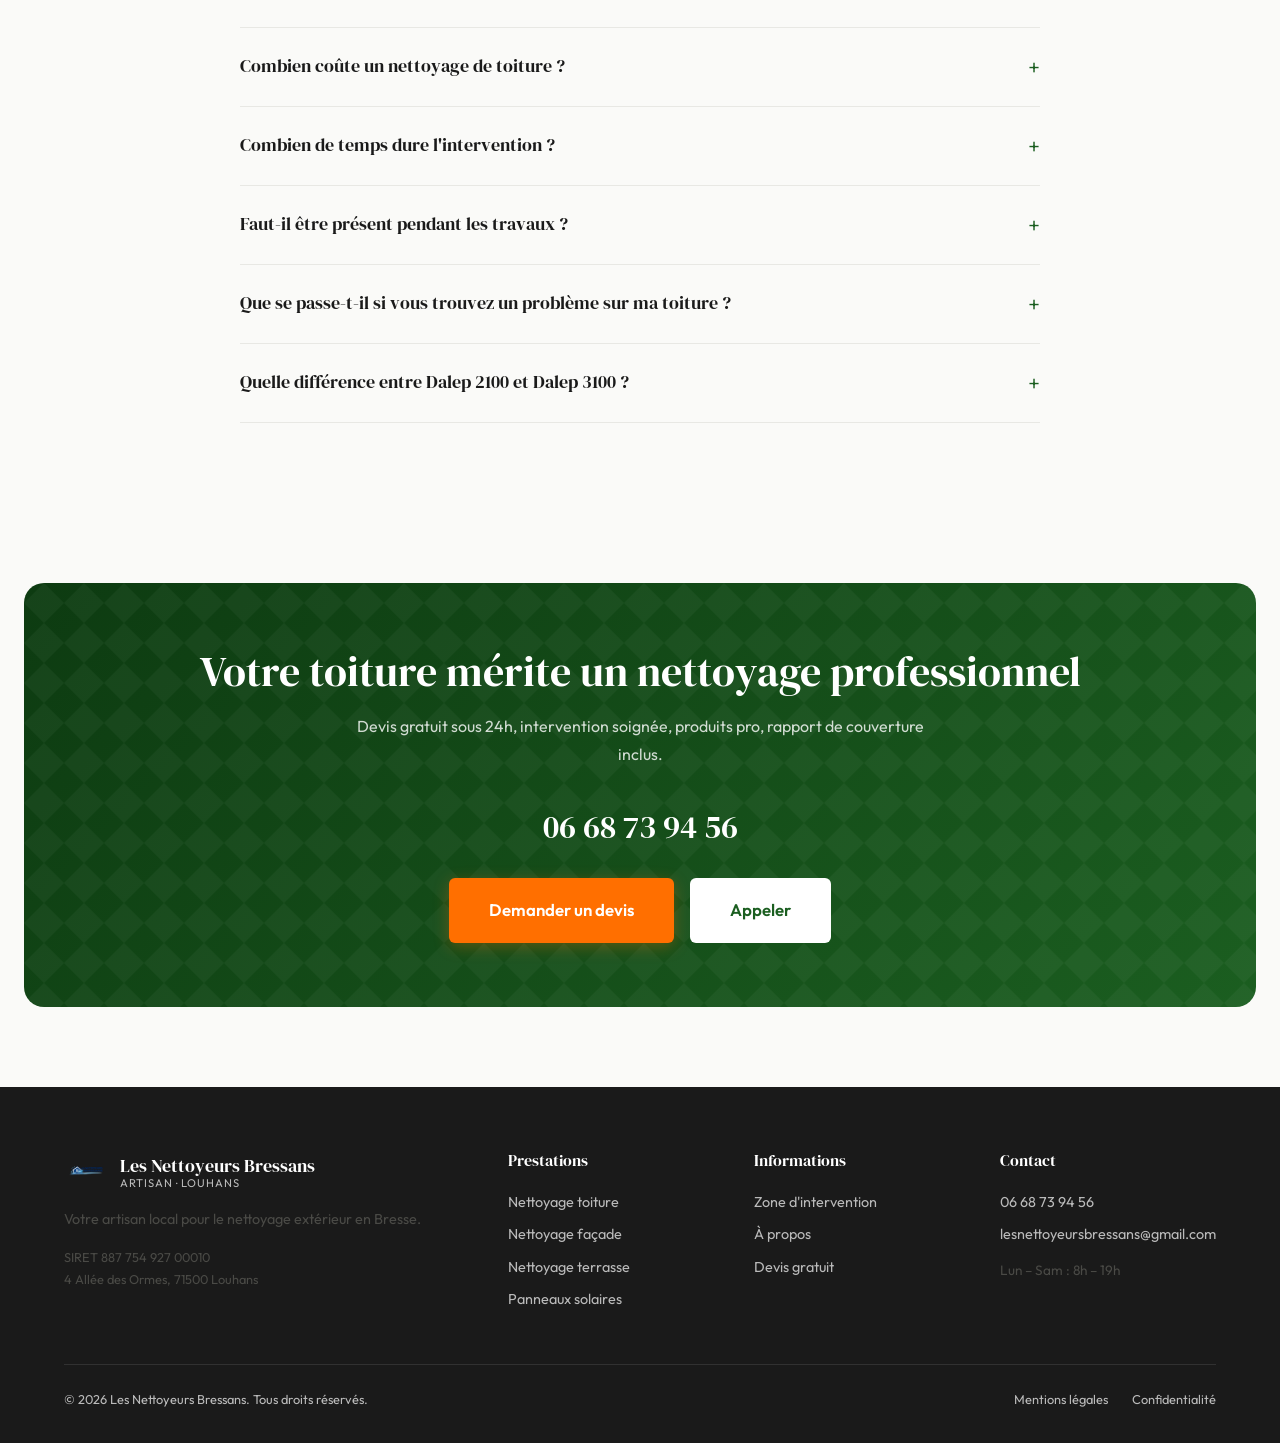
<file: nettoyage-toiture (1).html>
<!DOCTYPE html>
<html lang="fr">
<head>
  <!-- Google Tag Manager -->
  <script>(function(w,d,s,l,i){w[l]=w[l]||[];w[l].push({'gtm.start':
  new Date().getTime(),event:'gtm.js'});var f=d.getElementsByTagName(s)[0],
  j=d.createElement(s),dl=l!='dataLayer'?'&l='+l:'';j.async=true;j.src=
  'https://www.googletagmanager.com/gtm.js?id='+i+dl;f.parentNode.insertBefore(j,f);
  })(window,document,'script','dataLayer','GTM-5T7GTMLB');</script>
  <!-- End Google Tag Manager -->
  <meta charset="UTF-8">
  <meta name="viewport" content="width=device-width, initial-scale=1.0">
  <title>Nettoyage &amp; Démoussage de Toiture en Bresse — Les Nettoyeurs Bressans</title>
  <meta name="description" content="Nettoyage de toiture professionnel sans karcher à Louhans et environs. Grattage manuel, traitement Dalep 2100, contrôle d'étanchéité. Devis gratuit.">
  <link rel="canonical" href="https://lesnettoyeursbressans.fr/nettoyage-toiture.html">
  <link rel="stylesheet" href="style.css">
  <!-- Google Ads Global Site Tag -->
  <script async src="https://www.googletagmanager.com/gtag/js?id=AW-18020213630"></script>
  <script>
  window.dataLayer=window.dataLayer||[];
  function gtag(){dataLayer.push(arguments);}
  gtag('js',new Date());
  gtag('config','AW-18020213630');
  </script>
  <!-- End Google Ads -->
  <!-- Meta Pixel -->
  <script>
  !function(f,b,e,v,n,t,s)
  {if(f.fbq)return;n=f.fbq=function(){n.callMethod?
  n.callMethod.apply(n,arguments):n.queue.push(arguments)};
  if(!f._fbq)f._fbq=n;n.push=n;n.loaded=!0;n.version='2.0';
  n.queue=[];t=b.createElement(e);t.async=!0;
  t.src=v;s=b.getElementsByTagName(e)[0];
  s.parentNode.insertBefore(t,s)}(window,document,'script',
  'https://connect.facebook.net/en_US/fbevents.js');
  fbq('init','2024211461476880');
  fbq('track','PageView');
  </script>
  <noscript><img height="1" width="1" style="display:none"
  src="https://www.facebook.net/tr?id=2024211461476880&ev=PageView&noscript=1"/></noscript>
  <!-- End Meta Pixel -->
</head>
<body>
<!-- Google Tag Manager (noscript) -->
<noscript><iframe src="https://www.googletagmanager.com/ns.html?id=GTM-5T7GTMLB"
height="0" width="0" style="display:none;visibility:hidden"></iframe></noscript>
<!-- End Google Tag Manager (noscript) -->

<!-- HEADER -->
<header class="header scrolled" id="header">
  <nav class="nav container">
    <a href="index.html" class="nav__logo">
      <img src="logo.png" alt="Les Nettoyeurs Bressans" class="nav__logo-img">
      <div class="nav__logo-text" style="color:var(--color-primary-dark);">Les Nettoyeurs Bressans<span>Artisan · Louhans &amp; environs</span></div>
    </a>
    <div class="nav__links" id="navLinks">
      <a href="index.html" class="nav__link">Accueil</a>
      <a href="nettoyage-toiture.html" class="nav__link active">Toiture</a>
      <a href="nettoyage-facade.html" class="nav__link">Façade</a>
      <a href="nettoyage-terrasse.html" class="nav__link">Terrasse</a>
      <a href="panneaux-solaires.html" class="nav__link">Solaire</a>
      <a href="zone-intervention.html" class="nav__link">Zone</a>
      <a href="devis.html" class="nav__link nav__cta">Devis gratuit</a>
    </div>
    <div class="nav__burger" id="navBurger"><span></span><span></span><span></span></div>
  </nav>
  <div class="nav__overlay" id="navOverlay"></div>
</header>

<!-- PAGE HERO -->
<section class="page-hero">
  <div class="container">
    <div class="breadcrumb">
      <a href="index.html">Accueil</a> <span>/</span> <span>Nettoyage toiture</span>
    </div>
    <h1>Nettoyage &amp; démoussage de toiture</h1>
    <p>Un toit propre, c'est un toit qui dure. Techniques douces, produits pro, zéro karcher.<br><strong style="color:var(--color-accent);font-size:1.15rem;">À partir de 8 €/m² · Devis gratuit sous 24h</strong></p>
  </div>
</section>

<!-- INTRO -->
<section class="section">
  <div class="container">
    <div class="about-row">
      <div class="fade-up">
        <span class="tag">Le problème</span>
        <h2>Pourquoi votre toiture a besoin d'un entretien régulier</h2>
        <p>Mousses, lichens, algues — ces dépôts retiennent l'humidité, créent des micro-fissures et accélèrent la dégradation de vos tuiles. Sans entretien, ça mène aux infiltrations et à des réparations coûteuses.</p>
        <p>Un nettoyage tous les 4 à 5 ans prolonge la durée de vie de votre couverture et préserve la valeur de votre bien.</p>
      </div>
      <div class="about-visual fade-up" style="background:url(toiture-sale.jpg) center/cover no-repeat;">
        <span></span>
      </div>
    </div>
  </div>
</section>

<!-- NOTRE MÉTHODE -->
<section class="section section--soft">
  <div class="container">
    <div class="text-center fade-up">
      <span class="tag">Notre méthode</span>
      <h2>Un nettoyage en 5 étapes, sans karcher</h2>
      <p class="lead lead--center">Pas de haute pression sur votre toiture. Notre méthode préserve l'intégrité de vos matériaux tout en éliminant durablement les parasites.</p>
    </div>
    <div class="process-steps">
      <div class="process-step fade-up">
        <h3>Diagnostic &amp; protection</h3>
        <p>Inspection visuelle de la couverture, bâchage des zones sensibles (gouttières, végétaux, terrasse), sécurisation du chantier.</p>
      </div>
      <div class="process-step fade-up">
        <h3>Grattage manuel</h3>
        <p>Retrait manuel de la mousse épaisse et des dépôts incrustés. C'est plus long qu'un karcher, mais ça ne fragilise pas vos tuiles.</p>
      </div>
      <div class="process-step fade-up">
        <h3>Nettoyage basse pression</h3>
        <p>Si nécessaire, un passage en basse pression pour éliminer les résidus restants. Toujours adapté au type de tuile ou d'ardoise.</p>
      </div>
      <div class="process-step fade-up">
        <h3>Traitement Dalep 2100</h3>
        <p>Pulvérisation du traitement professionnel Dalep 2100 sur l'ensemble de la toiture. Action curative et préventive longue durée contre mousses, lichens et algues.</p>
      </div>
      <div class="process-step fade-up">
        <h3>Contrôle &amp; rapport</h3>
        <p>Vérification de l'étanchéité, remise en place des tuiles décalées, nettoyage des chéneaux. Rapport détaillé remis au propriétaire.</p>
      </div>
    </div>
  </div>
</section>

<!-- DALEP FOCUS -->
<section class="section section--dark">
  <div class="container">
    <div class="about-row">
      <div class="about-visual fade-up" style="background:url(produit-dalep.jpg) center/cover no-repeat;">
        <span></span>
      </div>
      <div class="fade-up">
        <span class="tag">Nos produits</span>
        <h2>Dalep 2100 — Le traitement professionnel de référence</h2>
        <p>Traitement professionnel concentré qui détruit en profondeur mousses, lichens et algues. Action progressive sur plusieurs semaines pour un résultat durable, sans agresser le support.</p>
        <p><strong style="color:var(--color-accent);">En zone naturelle protégée ?</strong> Nous utilisons le Dalep 3100, une formulation spécialement conçue pour les environnements sensibles, avec hydrofuge intégré.</p>
        <p style="font-size:.9rem;opacity:.7;margin-top:16px;">Option disponible : application d'un hydrofuge en complément pour une protection renforcée contre l'eau et les intempéries.</p>
      </div>
    </div>
  </div>
</section>

<!-- BONUS : CONTRÔLE DE COUVERTURE -->
<section class="section">
  <div class="container">
    <div class="about-row about-row--reverse">
      <div class="fade-up">
        <span class="tag">Inclus dans chaque intervention</span>
        <h2>Contrôle de couverture offert</h2>
        <p>On inspecte l'état de votre couverture et on identifie les problèmes avant qu'ils ne s'aggravent : tuiles fissurées, solins abîmés, faîtage, gouttières.</p>
        <p>Tuiles décalées ? On les recale gratuitement. Réparations plus lourdes ? On vous oriente vers un couvreur de confiance.</p>
        <div style="margin-top:24px;">
          <a href="devis.html" class="btn btn--primary">Demander un devis toiture</a>
        </div>
      </div>
      <div class="about-visual fade-up" style="background:url(inspection-toiture.jpg) center/cover no-repeat;">
        <span></span>
      </div>
    </div>
  </div>
</section>

<!-- BEFORE/AFTER -->
<section class="section section--soft">
  <div class="container">
    <div class="text-center fade-up">
      <span class="tag">Résultats</span>
      <h2>Avant / Après</h2>
    </div>
    <div style="margin-top:40px;" class="fade-up">
      <div class="ba-slider">
        <img class="ba-slider__img" src="apres-home.jpg" alt="Toiture après nettoyage">
        <div class="ba-slider__overlay" style="width:50%;">
          <img src="avant-apres-home.jpg" alt="Toiture avant nettoyage" style="position:absolute;top:0;left:0;width:200%;max-width:none;height:100%;object-fit:cover;">
        </div>
        <div class="ba-slider__handle"><div class="ba-slider__handle-btn">⟷</div></div>
        <span class="ba-slider__label ba-slider__label--before">Avant</span>
        <span class="ba-slider__label ba-slider__label--after">Après</span>
      </div>
    </div>
  </div>
</section>

<!-- AVIS CLIENTS TOITURE -->
<section class="section">
  <div class="container">
    <div class="text-center fade-up">
      <span class="tag">Avis clients</span>
      <h2>Ils nous ont fait confiance pour leur toiture</h2>
    </div>
    <div class="reviews-grid">
      <div class="review-card fade-up">
        <div class="review-card__stars">★★★★★</div>
        <p class="review-card__text">« Toiture de 120 m² couverte de mousse. Kévin a tout gratté à la main, passé le traitement Dalep et m'a signalé deux tuiles fissurées. Rapport détaillé, travail soigné. Rien à dire. »</p>
        <div class="review-card__author">
          <div class="review-card__avatar">GB</div>
          <div>
            <div class="review-card__name">Gérard B.</div>
            <div class="review-card__detail">Louhans · Toiture tuile</div>
          </div>
        </div>
      </div>
      <div class="review-card fade-up">
        <div class="review-card__stars">★★★★★</div>
        <p class="review-card__text">« On avait fait appel à un autre artisan l'année dernière qui avait passé le karcher — résultat, la mousse était revenue en 6 mois. Avec Les Nettoyeurs Bressans, le traitement chimique tient vraiment. »</p>
        <div class="review-card__author">
          <div class="review-card__avatar">SC</div>
          <div>
            <div class="review-card__name">Stéphane C.</div>
            <div class="review-card__detail">Chalon-sur-Saône · Toiture tuile béton</div>
          </div>
        </div>
      </div>
    </div>
    <div class="text-center fade-up" style="margin-top:24px;">
      <div class="reviews-badge">
        <div class="reviews-badge__stars">★★★★★</div>
        <div class="reviews-badge__text"><strong>5/5</strong> sur Google · Avis vérifiés</div>
      </div>
    </div>
  </div>
</section>

<!-- FAQ -->
<section class="section">
  <div class="container">
    <div class="text-center fade-up">
      <span class="tag">FAQ</span>
      <h2>Questions fréquentes — Nettoyage de toiture</h2>
    </div>
    <div class="faq-list fade-up">
      <div class="faq-item">
        <div class="faq-item__q">Pourquoi pas de karcher sur la toiture ?</div>
        <div class="faq-item__a"><div class="faq-item__a-inner">
          La haute pression creuse la surface des tuiles et des ardoises, les rendant plus poreuses et donc plus vulnérables aux infiltrations. C'est une fausse bonne idée qui donne un résultat esthétique immédiat mais accélère la dégradation du toit. Le grattage manuel + traitement chimique est beaucoup plus durable et respectueux.
        </div></div>
      </div>
      <div class="faq-item">
        <div class="faq-item__q">Combien coûte un nettoyage de toiture ?</div>
        <div class="faq-item__a"><div class="faq-item__a-inner">
          Le prix dépend de la surface, du type de couverture et de l'accessibilité. Devis gratuit sur place. Nos tarifs démarrent à partir de 8 € / m², traitement inclus.
        </div></div>
      </div>
      <div class="faq-item">
        <div class="faq-item__q">Combien de temps dure l'intervention ?</div>
        <div class="faq-item__a"><div class="faq-item__a-inner">
          Pour une toiture standard de maison individuelle (80 à 120 m²), comptez une journée complète. Pour les grandes surfaces ou les toits très encrassés, l'intervention peut durer 2 jours.
        </div></div>
      </div>
      <div class="faq-item">
        <div class="faq-item__q">Faut-il être présent pendant les travaux ?</div>
        <div class="faq-item__a"><div class="faq-item__a-inner">
          Ce n'est pas obligatoire, mais c'est préférable au début et à la fin de l'intervention pour le tour d'état des lieux. On peut s'organiser si vous n'êtes pas disponible.
        </div></div>
      </div>
      <div class="faq-item">
        <div class="faq-item__q">Que se passe-t-il si vous trouvez un problème sur ma toiture ?</div>
        <div class="faq-item__a"><div class="faq-item__a-inner">
          On vous remet un rapport avec les problèmes identifiés (tuiles cassées, faîtage abîmé, solin décollé, etc.). Si les tuiles sont simplement décalées, on les recale gratuitement. Pour les réparations plus lourdes, on vous oriente vers un couvreur compétent.
        </div></div>
      </div>
      <div class="faq-item">
        <div class="faq-item__q">Quelle différence entre Dalep 2100 et Dalep 3100 ?</div>
        <div class="faq-item__a"><div class="faq-item__a-inner">
          Le Dalep 2100 est notre traitement standard, très efficace sur tous types de couverture. Le Dalep 3100 est une version formulée pour les zones naturelles protégées et les environnements sensibles, avec un hydrofuge intégré. On utilise l'un ou l'autre selon la situation.
        </div></div>
      </div>
    </div>
  </div>
</section>

<!-- CTA -->
<section class="section">
  <div class="cta-banner fade-up">
    <h2>Votre toiture mérite un nettoyage professionnel</h2>
    <p>Devis gratuit sous 24h, intervention soignée, produits pro, rapport de couverture inclus.</p>
    <a href="tel:+33668739456" class="cta-banner__phone">06 68 73 94 56</a>
    <div class="cta-banner__buttons">
      <a href="devis.html" class="btn btn--primary btn--lg">Demander un devis</a>
      <a href="tel:+33668739456" class="btn btn--white btn--lg">Appeler</a>
    </div>
  </div>
</section>

<!-- FOOTER -->
<footer class="footer">
  <div class="container">
    <div class="footer__grid">
      <div class="footer__brand">
        <div class="nav__logo"><img src="logo.png" alt="Les Nettoyeurs Bressans" class="nav__logo-img"><div class="nav__logo-text" style="color:#fff;">Les Nettoyeurs Bressans<span>Artisan · Louhans</span></div></div>
        <p>Votre artisan local pour le nettoyage extérieur en Bresse.</p>
        <p style="font-size:.8rem;margin-top:8px;">SIRET 887 754 927 00010<br>4 Allée des Ormes, 71500 Louhans</p>
      </div>
      <div><h4>Prestations</h4><a href="nettoyage-toiture.html" class="footer__link">Nettoyage toiture</a><a href="nettoyage-facade.html" class="footer__link">Nettoyage façade</a><a href="nettoyage-terrasse.html" class="footer__link">Nettoyage terrasse</a><a href="panneaux-solaires.html" class="footer__link">Panneaux solaires</a></div>
      <div><h4>Informations</h4><a href="zone-intervention.html" class="footer__link">Zone d'intervention</a><a href="a-propos.html" class="footer__link">À propos</a><a href="devis.html" class="footer__link">Devis gratuit</a></div>
      <div><h4>Contact</h4><a href="tel:+33668739456" class="footer__link">06 68 73 94 56</a><a href="mailto:lesnettoyeursbressans@gmail.com" class="footer__link">lesnettoyeursbressans@gmail.com</a><p style="font-size:.85rem;margin-top:8px;">Lun – Sam : 8h – 19h</p></div>
    </div>
    <div class="footer__bottom"><span>© 2026 Les Nettoyeurs Bressans. Tous droits réservés.</span><div class="footer__legal"><a href="mentions-legales.html">Mentions légales</a><a href="mentions-legales.html#confidentialite">Confidentialité</a></div></div>
  </div>
</footer>
<a href="tel:+33668739456" class="phone-float" aria-label="Appeler">📞</a>
<script src="main.js"></script>
</body>
</html>
</file>
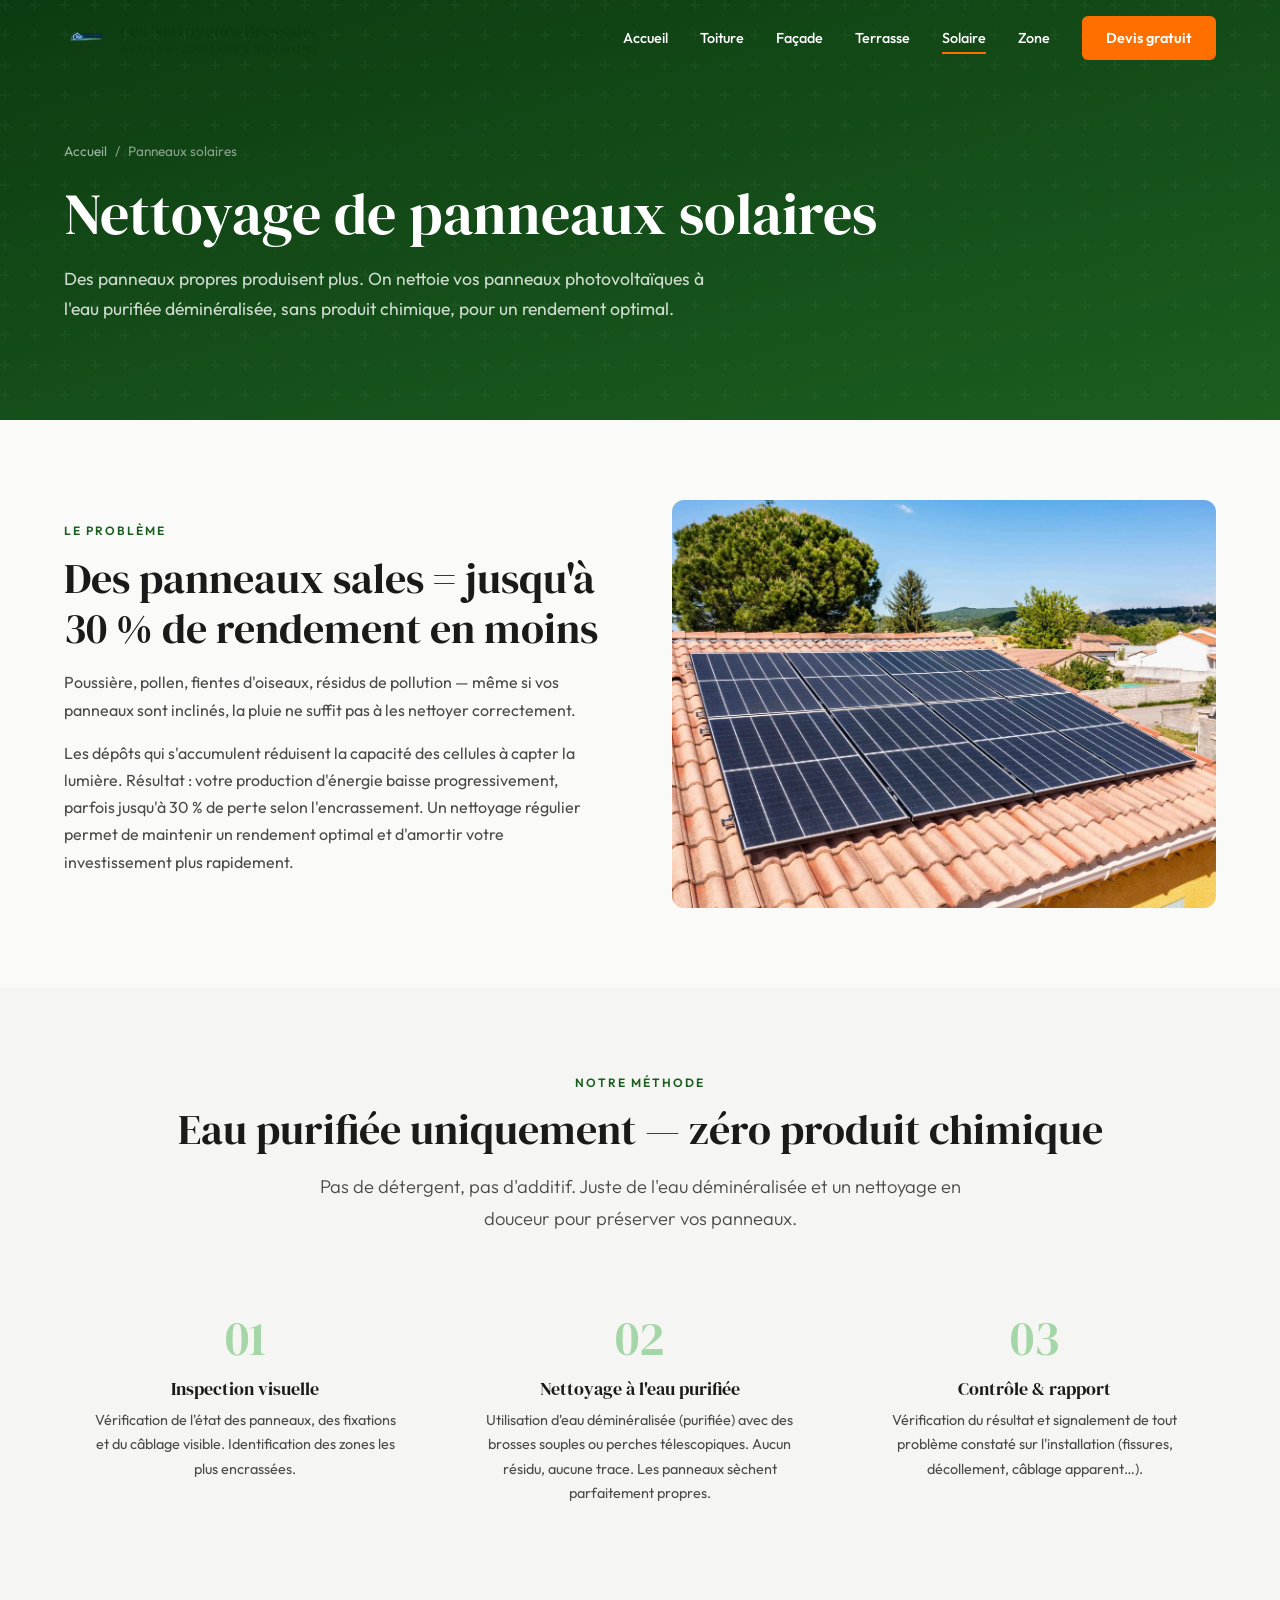
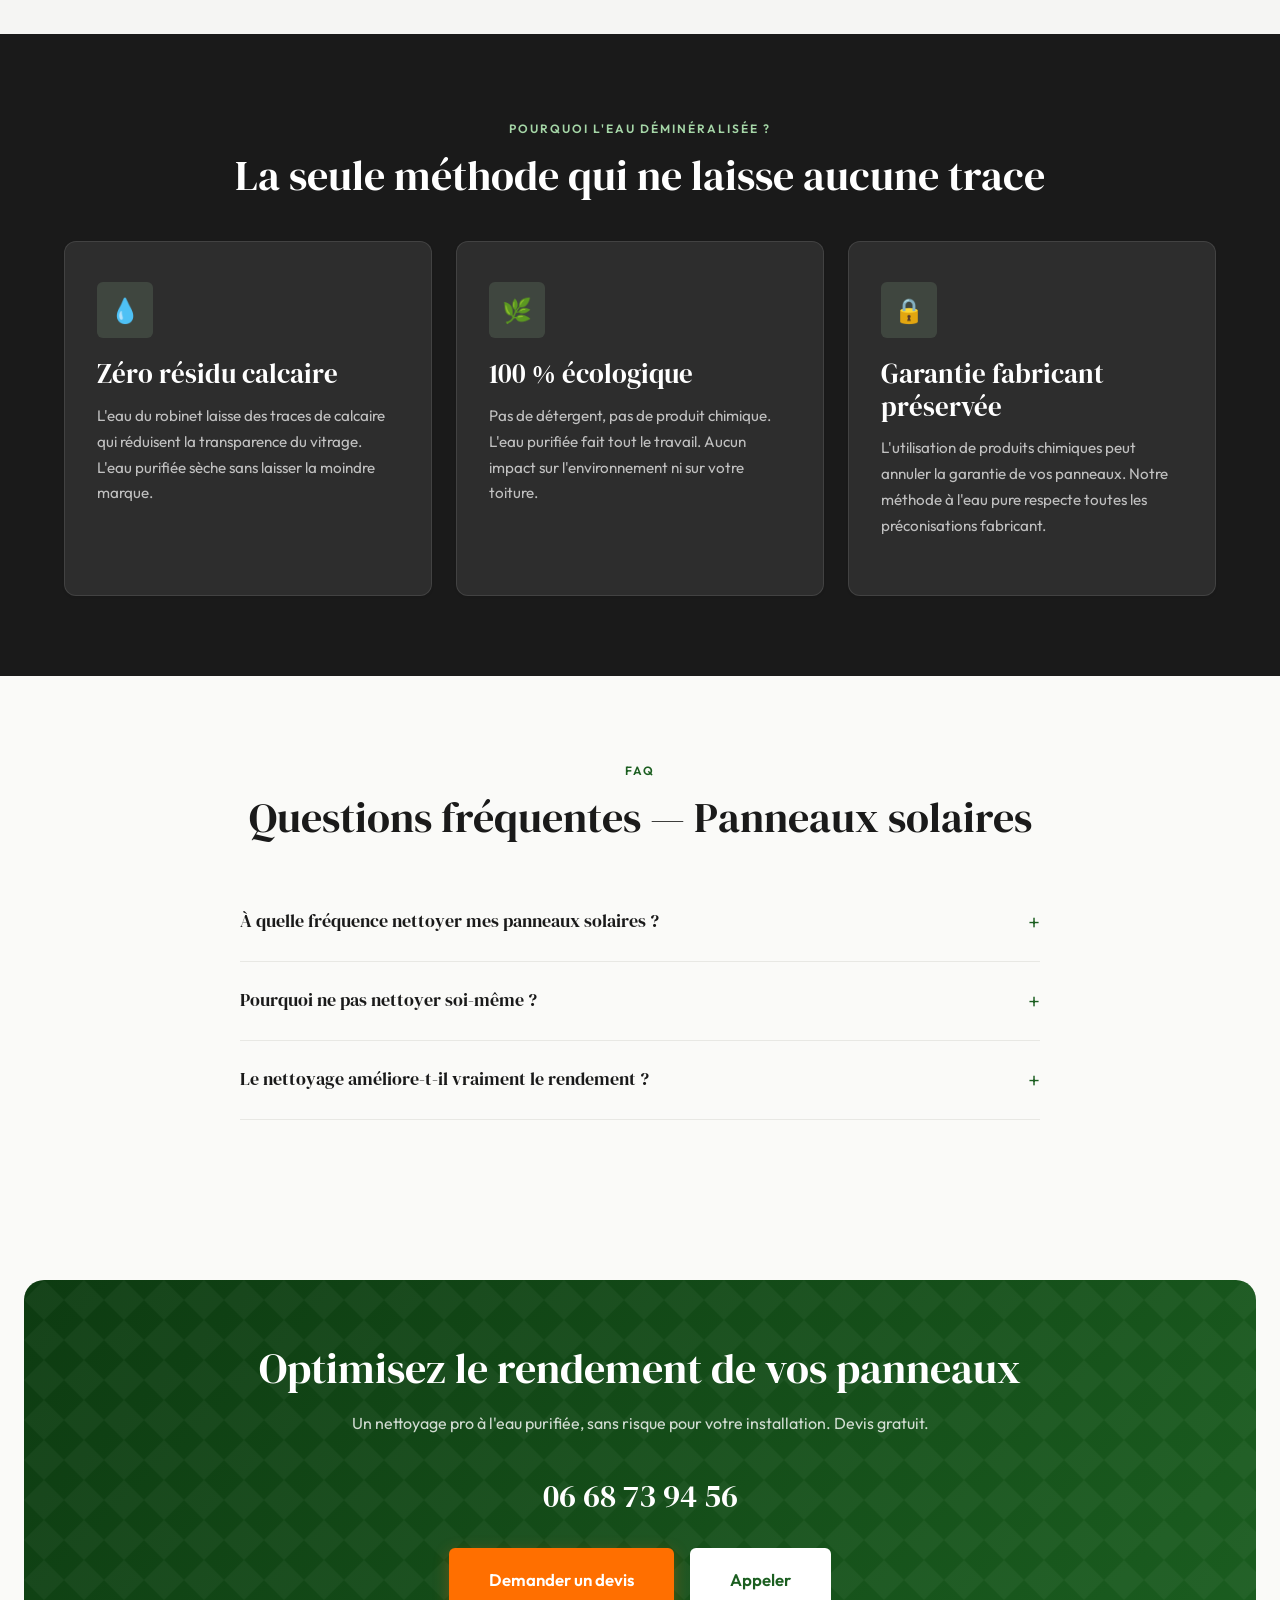
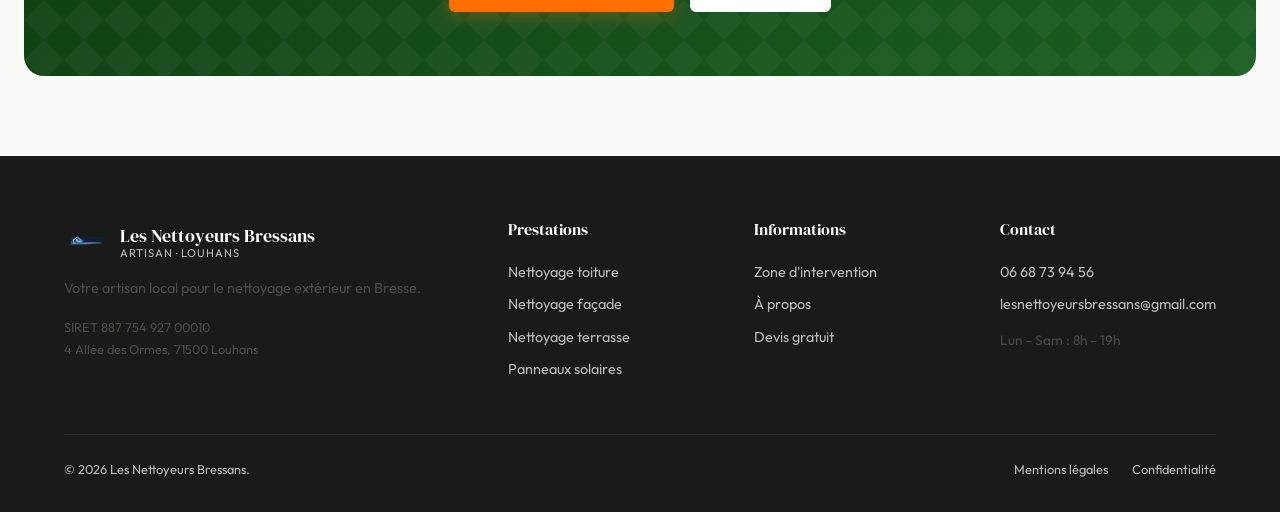
<file: panneaux-solaires.html>
<!DOCTYPE html>
<html lang="fr">
<head>
  <!-- Google Tag Manager -->
  <script>(function(w,d,s,l,i){w[l]=w[l]||[];w[l].push({'gtm.start':
  new Date().getTime(),event:'gtm.js'});var f=d.getElementsByTagName(s)[0],
  j=d.createElement(s),dl=l!='dataLayer'?'&l='+l:'';j.async=true;j.src=
  'https://www.googletagmanager.com/gtm.js?id='+i+dl;f.parentNode.insertBefore(j,f);
  })(window,document,'script','dataLayer','GTM-5T7GTMLB');</script>
  <!-- End Google Tag Manager -->
  <meta charset="UTF-8">
  <meta name="viewport" content="width=device-width, initial-scale=1.0">
  <title>Nettoyage de Panneaux Solaires en Bresse — Les Nettoyeurs Bressans</title>
  <meta name="description" content="Nettoyage de panneaux solaires à l'eau purifiée déminéralisée. Retrouvez un rendement optimal. Intervention à Louhans et 70 km autour. Devis gratuit.">
  <link rel="canonical" href="https://lesnettoyeursbressans.fr/panneaux-solaires.html">
  <link rel="stylesheet" href="style.css">
  <!-- Google Ads Global Site Tag -->
  <script async src="https://www.googletagmanager.com/gtag/js?id=AW-18020213630"></script>
  <script>
  window.dataLayer=window.dataLayer||[];
  function gtag(){dataLayer.push(arguments);}
  gtag('js',new Date());
  gtag('config','AW-18020213630');
  </script>
  <!-- End Google Ads -->
  <!-- Meta Pixel -->
  <script>
  !function(f,b,e,v,n,t,s)
  {if(f.fbq)return;n=f.fbq=function(){n.callMethod?
  n.callMethod.apply(n,arguments):n.queue.push(arguments)};
  if(!f._fbq)f._fbq=n;n.push=n;n.loaded=!0;n.version='2.0';
  n.queue=[];t=b.createElement(e);t.async=!0;
  t.src=v;s=b.getElementsByTagName(e)[0];
  s.parentNode.insertBefore(t,s)}(window,document,'script',
  'https://connect.facebook.net/en_US/fbevents.js');
  fbq('init','2024211461476880');
  fbq('track','PageView');
  </script>
  <noscript><img height="1" width="1" style="display:none"
  src="https://www.facebook.net/tr?id=2024211461476880&ev=PageView&noscript=1"/></noscript>
  <!-- End Meta Pixel -->
</head>
<body>
<!-- Google Tag Manager (noscript) -->
<noscript><iframe src="https://www.googletagmanager.com/ns.html?id=GTM-5T7GTMLB"
height="0" width="0" style="display:none;visibility:hidden"></iframe></noscript>
<!-- End Google Tag Manager (noscript) -->

<header class="header scrolled" id="header">
  <nav class="nav container">
    <a href="index.html" class="nav__logo"><img src="logo.png" alt="Les Nettoyeurs Bressans" class="nav__logo-img"><div class="nav__logo-text" style="color:var(--color-primary-dark);">Les Nettoyeurs Bressans<span>Artisan · Louhans &amp; environs</span></div></a>
    <div class="nav__links" id="navLinks">
      <a href="index.html" class="nav__link">Accueil</a><a href="nettoyage-toiture.html" class="nav__link">Toiture</a><a href="nettoyage-facade.html" class="nav__link">Façade</a><a href="nettoyage-terrasse.html" class="nav__link">Terrasse</a><a href="panneaux-solaires.html" class="nav__link active">Solaire</a><a href="zone-intervention.html" class="nav__link">Zone</a><a href="devis.html" class="nav__link nav__cta">Devis gratuit</a>
    </div>
    <div class="nav__burger" id="navBurger"><span></span><span></span><span></span></div>
  </nav>
  <div class="nav__overlay" id="navOverlay"></div>
</header>

<section class="page-hero">
  <div class="container">
    <div class="breadcrumb"><a href="index.html">Accueil</a> <span>/</span> <span>Panneaux solaires</span></div>
    <h1>Nettoyage de panneaux solaires</h1>
    <p>Des panneaux propres produisent plus. On nettoie vos panneaux photovoltaïques à l'eau purifiée déminéralisée, sans produit chimique, pour un rendement optimal.</p>
  </div>
</section>

<section class="section">
  <div class="container">
    <div class="about-row">
      <div class="fade-up">
        <span class="tag">Le problème</span>
        <h2>Des panneaux sales = jusqu'à 30 % de rendement en moins</h2>
        <p>Poussière, pollen, fientes d'oiseaux, résidus de pollution — même si vos panneaux sont inclinés, la pluie ne suffit pas à les nettoyer correctement.</p>
        <p>Les dépôts qui s'accumulent réduisent la capacité des cellules à capter la lumière. Résultat : votre production d'énergie baisse progressivement, parfois jusqu'à 30 % de perte selon l'encrassement. Un nettoyage régulier permet de maintenir un rendement optimal et d'amortir votre investissement plus rapidement.</p>
      </div>
      <div class="about-visual fade-up" style="background:url(panneaux-solaires.jpg) center/cover no-repeat;">
        <span></span>
      </div>
    </div>
  </div>
</section>

<section class="section section--soft">
  <div class="container">
    <div class="text-center fade-up">
      <span class="tag">Notre méthode</span>
      <h2>Eau purifiée uniquement — zéro produit chimique</h2>
      <p class="lead lead--center">Pas de détergent, pas d'additif. Juste de l'eau déminéralisée et un nettoyage en douceur pour préserver vos panneaux.</p>
    </div>
    <div class="process-steps">
      <div class="process-step fade-up">
        <h3>Inspection visuelle</h3>
        <p>Vérification de l'état des panneaux, des fixations et du câblage visible. Identification des zones les plus encrassées.</p>
      </div>
      <div class="process-step fade-up">
        <h3>Nettoyage à l'eau purifiée</h3>
        <p>Utilisation d'eau déminéralisée (purifiée) avec des brosses souples ou perches télescopiques. Aucun résidu, aucune trace. Les panneaux sèchent parfaitement propres.</p>
      </div>
      <div class="process-step fade-up">
        <h3>Contrôle &amp; rapport</h3>
        <p>Vérification du résultat et signalement de tout problème constaté sur l'installation (fissures, décollement, câblage apparent…).</p>
      </div>
    </div>
  </div>
</section>

<section class="section section--dark">
  <div class="container">
    <div class="text-center fade-up">
      <span class="tag">Pourquoi l'eau déminéralisée ?</span>
      <h2>La seule méthode qui ne laisse aucune trace</h2>
    </div>
    <div class="services-grid" style="margin-top:40px;">
      <div class="service-card fade-up" style="background:var(--color-dark-soft);border-color:rgba(255,255,255,.1);">
        <div class="service-card__icon" style="background:rgba(165,214,167,.15);">💧</div>
        <h3 style="color:#fff;">Zéro résidu calcaire</h3>
        <p style="color:rgba(255,255,255,.7);">L'eau du robinet laisse des traces de calcaire qui réduisent la transparence du vitrage. L'eau purifiée sèche sans laisser la moindre marque.</p>
      </div>
      <div class="service-card fade-up" style="background:var(--color-dark-soft);border-color:rgba(255,255,255,.1);">
        <div class="service-card__icon" style="background:rgba(165,214,167,.15);">🌿</div>
        <h3 style="color:#fff;">100 % écologique</h3>
        <p style="color:rgba(255,255,255,.7);">Pas de détergent, pas de produit chimique. L'eau purifiée fait tout le travail. Aucun impact sur l'environnement ni sur votre toiture.</p>
      </div>
      <div class="service-card fade-up" style="background:var(--color-dark-soft);border-color:rgba(255,255,255,.1);">
        <div class="service-card__icon" style="background:rgba(165,214,167,.15);">🔒</div>
        <h3 style="color:#fff;">Garantie fabricant préservée</h3>
        <p style="color:rgba(255,255,255,.7);">L'utilisation de produits chimiques peut annuler la garantie de vos panneaux. Notre méthode à l'eau pure respecte toutes les préconisations fabricant.</p>
      </div>
    </div>
  </div>
</section>

<!-- FAQ -->
<section class="section">
  <div class="container">
    <div class="text-center fade-up"><span class="tag">FAQ</span><h2>Questions fréquentes — Panneaux solaires</h2></div>
    <div class="faq-list fade-up">
      <div class="faq-item">
        <div class="faq-item__q">À quelle fréquence nettoyer mes panneaux solaires ?</div>
        <div class="faq-item__a"><div class="faq-item__a-inner">En général, un nettoyage par an suffit. Si votre installation est proche d'arbres, en zone agricole ou très exposée à la poussière, deux nettoyages par an sont recommandés (printemps et automne).</div></div>
      </div>
      <div class="faq-item">
        <div class="faq-item__q">Pourquoi ne pas nettoyer soi-même ?</div>
        <div class="faq-item__a"><div class="faq-item__a-inner">Monter sur un toit comporte des risques. Au-delà de la sécurité, un nettoyage avec de l'eau du robinet ou un produit ménager peut laisser des traces de calcaire ou endommager le revêtement anti-reflet des panneaux. L'eau purifiée est la seule méthode recommandée par les fabricants.</div></div>
      </div>
      <div class="faq-item">
        <div class="faq-item__q">Le nettoyage améliore-t-il vraiment le rendement ?</div>
        <div class="faq-item__a"><div class="faq-item__a-inner">Oui, c'est mesurable. Selon l'encrassement, un nettoyage peut récupérer entre 5 et 30 % de production. Vous pouvez comparer vos relevés de production avant et après pour constater la différence.</div></div>
      </div>
    </div>
  </div>
</section>

<section class="section">
  <div class="cta-banner fade-up">
    <h2>Optimisez le rendement de vos panneaux</h2>
    <p>Un nettoyage pro à l'eau purifiée, sans risque pour votre installation. Devis gratuit.</p>
    <a href="tel:+33668739456" class="cta-banner__phone">06 68 73 94 56</a>
    <div class="cta-banner__buttons">
      <a href="devis.html" class="btn btn--primary btn--lg">Demander un devis</a>
      <a href="tel:+33668739456" class="btn btn--white btn--lg">Appeler</a>
    </div>
  </div>
</section>

<footer class="footer">
  <div class="container">
    <div class="footer__grid">
      <div class="footer__brand"><div class="nav__logo"><img src="logo.png" alt="Les Nettoyeurs Bressans" class="nav__logo-img"><div class="nav__logo-text" style="color:#fff;">Les Nettoyeurs Bressans<span>Artisan · Louhans</span></div></div><p>Votre artisan local pour le nettoyage extérieur en Bresse.</p><p style="font-size:.8rem;margin-top:8px;">SIRET 887 754 927 00010<br>4 Allée des Ormes, 71500 Louhans</p></div>
      <div><h4>Prestations</h4><a href="nettoyage-toiture.html" class="footer__link">Nettoyage toiture</a><a href="nettoyage-facade.html" class="footer__link">Nettoyage façade</a><a href="nettoyage-terrasse.html" class="footer__link">Nettoyage terrasse</a><a href="panneaux-solaires.html" class="footer__link">Panneaux solaires</a></div>
      <div><h4>Informations</h4><a href="zone-intervention.html" class="footer__link">Zone d'intervention</a><a href="a-propos.html" class="footer__link">À propos</a><a href="devis.html" class="footer__link">Devis gratuit</a></div>
      <div><h4>Contact</h4><a href="tel:+33668739456" class="footer__link">06 68 73 94 56</a><a href="mailto:lesnettoyeursbressans@gmail.com" class="footer__link">lesnettoyeursbressans@gmail.com</a><p style="font-size:.85rem;margin-top:8px;">Lun – Sam : 8h – 19h</p></div>
    </div>
    <div class="footer__bottom"><span>© 2026 Les Nettoyeurs Bressans.</span><div class="footer__legal"><a href="mentions-legales.html">Mentions légales</a><a href="mentions-legales.html#confidentialite">Confidentialité</a></div></div>
  </div>
</footer>
<a href="tel:+33668739456" class="phone-float" aria-label="Appeler">📞</a>
<script src="main.js"></script>
</body>
</html>
</file>
<file: style.css>
/* ============================================
   LES NETTOYEURS BRESSANS — Global Stylesheet
   ============================================ */

/* --- Google Fonts --- */
@import url('https://fonts.googleapis.com/css2?family=DM+Serif+Display:ital@0;1&family=Outfit:wght@300;400;500;600;700;800&display=swap');

/* --- CSS Variables --- */
:root {
  --color-primary: #1B5E20;
  --color-primary-light: #2E7D32;
  --color-primary-dark: #0D3B11;
  --color-accent: #A5D6A7;
  --color-accent-warm: #E8F5E9;
  --color-dark: #1A1A1A;
  --color-dark-soft: #2D2D2D;
  --color-light: #FAFAF8;
  --color-white: #FFFFFF;
  --color-gray-100: #F5F5F3;
  --color-gray-200: #E8E8E4;
  --color-gray-300: #D4D4CE;
  --color-gray-500: #8A8A82;
  --color-gray-700: #4A4A46;
  --color-cta: #FF6F00;
  --color-cta-hover: #E65100;
  --font-display: 'DM Serif Display', Georgia, serif;
  --font-body: 'Outfit', -apple-system, sans-serif;
  --shadow-sm: 0 1px 3px rgba(0,0,0,.08);
  --shadow-md: 0 4px 16px rgba(0,0,0,.1);
  --shadow-lg: 0 12px 40px rgba(0,0,0,.15);
  --shadow-xl: 0 20px 60px rgba(0,0,0,.2);
  --radius-sm: 6px;
  --radius-md: 12px;
  --radius-lg: 20px;
  --radius-xl: 32px;
  --transition: .3s cubic-bezier(.4,0,.2,1);
  --max-width: 1200px;
}

/* --- Reset & Base --- */
*, *::before, *::after { box-sizing: border-box; margin: 0; padding: 0; }
html { scroll-behavior: smooth; font-size: 16px; }
body {
  font-family: var(--font-body);
  color: var(--color-dark);
  background: var(--color-light);
  line-height: 1.7;
  -webkit-font-smoothing: antialiased;
  overflow-x: hidden;
}
img { max-width: 100%; display: block; }
a { color: inherit; text-decoration: none; }
ul, ol { list-style: none; }

/* --- Utility --- */
.container { max-width: var(--max-width); margin: 0 auto; padding: 0 24px; }
.section { padding: 80px 0; }
.section--dark { background: var(--color-dark); color: var(--color-white); }
.section--green { background: var(--color-primary); color: var(--color-white); }
.section--soft { background: var(--color-gray-100); }
.text-center { text-align: center; }
.text-accent { color: var(--color-primary); }
.text-cta { color: var(--color-cta); }

/* --- Typography --- */
h1, h2, h3, h4 { font-family: var(--font-display); font-weight: 400; line-height: 1.2; }
h1 { font-size: clamp(2.2rem, 5vw, 3.6rem); }
h2 { font-size: clamp(1.8rem, 3.5vw, 2.6rem); margin-bottom: 16px; }
h3 { font-size: clamp(1.3rem, 2.5vw, 1.7rem); margin-bottom: 12px; }
p { margin-bottom: 16px; color: var(--color-gray-700); }
.section--dark p, .section--green p { color: rgba(255,255,255,.8); }
.lead { font-size: 1.15rem; font-weight: 300; max-width: 680px; }
.lead--center { margin-left: auto; margin-right: auto; }
.tag {
  display: inline-block;
  font-size: .75rem;
  font-weight: 600;
  letter-spacing: 2px;
  text-transform: uppercase;
  color: var(--color-primary);
  margin-bottom: 12px;
}
.section--dark .tag, .section--green .tag { color: var(--color-accent); }

/* --- Buttons --- */
.btn {
  display: inline-flex;
  align-items: center;
  gap: 8px;
  padding: 14px 32px;
  border-radius: var(--radius-sm);
  font-family: var(--font-body);
  font-weight: 600;
  font-size: .95rem;
  border: none;
  cursor: pointer;
  transition: var(--transition);
  text-decoration: none;
}
.btn--primary {
  background: var(--color-cta);
  color: var(--color-white);
  box-shadow: 0 4px 16px rgba(255,111,0,.3);
}
.btn--primary:hover {
  background: var(--color-cta-hover);
  transform: translateY(-2px);
  box-shadow: 0 6px 24px rgba(255,111,0,.4);
}
.btn--outline {
  background: transparent;
  color: var(--color-white);
  border: 2px solid rgba(255,255,255,.4);
}
.btn--outline:hover {
  border-color: var(--color-white);
  background: rgba(255,255,255,.1);
}
.btn--green {
  background: var(--color-primary);
  color: var(--color-white);
}
.btn--green:hover {
  background: var(--color-primary-dark);
  transform: translateY(-2px);
}
.btn--white {
  background: var(--color-white);
  color: var(--color-primary);
}
.btn--white:hover {
  background: var(--color-gray-100);
  transform: translateY(-2px);
}
.btn--lg { padding: 18px 40px; font-size: 1.05rem; }

/* --- Phone CTA (sticky mobile) --- */
.phone-float {
  display: none;
  position: fixed;
  bottom: 20px;
  right: 20px;
  z-index: 999;
  background: var(--color-cta);
  color: var(--color-white);
  width: 60px; height: 60px;
  border-radius: 50%;
  align-items: center;
  justify-content: center;
  font-size: 1.5rem;
  box-shadow: var(--shadow-lg);
  animation: pulse-phone 2s infinite;
}
@keyframes pulse-phone {
  0%, 100% { box-shadow: 0 0 0 0 rgba(255,111,0,.4); }
  50% { box-shadow: 0 0 0 16px rgba(255,111,0,0); }
}
@media(max-width:768px) { .phone-float { display: flex; } }

/* ============================
   HEADER / NAVIGATION
   ============================ */
.header {
  position: fixed;
  top: 0; left: 0; right: 0;
  z-index: 1000;
  transition: var(--transition);
  background: transparent;
}
.header.scrolled {
  background: rgba(255,255,255,.97);
  backdrop-filter: blur(12px);
  box-shadow: var(--shadow-sm);
}
.header.scrolled .nav__link { color: var(--color-dark); }
.header.scrolled .nav__logo-text { color: var(--color-primary-dark); }
.nav {
  display: flex;
  align-items: center;
  justify-content: space-between;
  padding: 16px 24px;
  max-width: var(--max-width);
  margin: 0 auto;
}
.nav__logo {
  display: flex;
  align-items: center;
  gap: 12px;
}
.nav__logo-icon {
  width: 44px; height: 44px;
  background: var(--color-primary);
  border-radius: var(--radius-sm);
  display: flex; align-items: center; justify-content: center;
  color: var(--color-white);
  font-size: 1.2rem;
  font-weight: 700;
}
.nav__logo-img {
  width: 44px; height: 44px;
  border-radius: var(--radius-sm);
  object-fit: contain;
}
.nav__logo-text {
  font-family: var(--font-display);
  font-size: 1.15rem;
  color: var(--color-white);
  transition: var(--transition);
  line-height: 1.2;
}
.nav__logo-text span { display: block; font-size: .7rem; font-family: var(--font-body); font-weight: 400; opacity: .7; letter-spacing: 1px; text-transform: uppercase; }
.nav__links {
  display: flex;
  align-items: center;
  gap: 32px;
}
.nav__link {
  font-size: .9rem;
  font-weight: 500;
  color: var(--color-white);
  transition: var(--transition);
  position: relative;
}
.nav__link::after {
  content: '';
  position: absolute;
  bottom: -4px; left: 0;
  width: 0; height: 2px;
  background: var(--color-cta);
  transition: var(--transition);
}
.nav__link:hover::after, .nav__link.active::after { width: 100%; }
.nav__cta {
  background: var(--color-cta);
  color: var(--color-white) !important;
  padding: 10px 24px;
  border-radius: var(--radius-sm);
  font-weight: 600;
  font-size: .9rem;
}
.nav__cta:hover { background: var(--color-cta-hover); }
.nav__cta::after { display: none; }

/* Mobile burger */
.nav__burger {
  display: none;
  flex-direction: column;
  gap: 5px;
  cursor: pointer;
  padding: 8px;
}
.nav__burger span {
  width: 24px; height: 2px;
  background: var(--color-white);
  transition: var(--transition);
}
.header.scrolled .nav__burger span { background: var(--color-dark); }

@media(max-width:900px) {
  .nav__burger { display: flex; }
  .nav__links {
    position: fixed;
    top: 0; right: -100%;
    width: 80%; max-width: 360px; height: 100vh;
    background: var(--color-dark);
    flex-direction: column;
    justify-content: center;
    gap: 24px;
    transition: var(--transition);
    z-index: 1001;
  }
  .nav__links.open { right: 0; }
  .nav__link { color: var(--color-white) !important; font-size: 1.2rem; }
  .nav__overlay {
    display: none;
    position: fixed;
    inset: 0;
    background: rgba(0,0,0,.5);
    z-index: 1000;
  }
  .nav__overlay.open { display: block; }
}

/* ============================
   HERO
   ============================ */
.hero {
  position: relative;
  min-height: 100vh;
  display: flex;
  align-items: center;
  background: linear-gradient(165deg, var(--color-primary-dark) 0%, var(--color-primary) 50%, #1B5E20 100%);
  overflow: hidden;
}
.hero::before {
  content: '';
  position: absolute;
  inset: 0;
  background: url("data:image/svg+xml,%3Csvg width='60' height='60' viewBox='0 0 60 60' xmlns='http://www.w3.org/2000/svg'%3E%3Cg fill='none' fill-rule='evenodd'%3E%3Cg fill='%23ffffff' fill-opacity='0.03'%3E%3Cpath d='M36 34v-4h-2v4h-4v2h4v4h2v-4h4v-2h-4zm0-30V0h-2v4h-4v2h4v4h2V6h4V4h-4zM6 34v-4H4v4H0v2h4v4h2v-4h4v-2H6zM6 4V0H4v4H0v2h4v4h2V6h4V4H6z'/%3E%3C/g%3E%3C/g%3E%3C/svg%3E");
}
.hero__content {
  position: relative;
  z-index: 2;
  max-width: 680px;
  padding: 120px 0 80px;
}
.hero__badge {
  display: inline-flex;
  align-items: center;
  gap: 8px;
  background: rgba(255,255,255,.12);
  border: 1px solid rgba(255,255,255,.2);
  border-radius: 100px;
  padding: 8px 20px;
  font-size: .8rem;
  font-weight: 500;
  color: var(--color-accent);
  margin-bottom: 24px;
  backdrop-filter: blur(4px);
}
.hero__badge::before {
  content: '';
  width: 8px; height: 8px;
  background: var(--color-accent);
  border-radius: 50%;
  animation: pulse-dot 2s infinite;
}
@keyframes pulse-dot {
  0%, 100% { opacity: 1; }
  50% { opacity: .4; }
}
.hero h1 { color: var(--color-white); margin-bottom: 20px; }
.hero h1 em { font-style: italic; color: var(--color-accent); }
.hero p { color: rgba(255,255,255,.8); font-size: 1.15rem; margin-bottom: 32px; }
.hero__buttons { display: flex; gap: 16px; flex-wrap: wrap; }
.hero__trust {
  display: flex;
  align-items: center;
  gap: 24px;
  margin-top: 48px;
  padding-top: 32px;
  border-top: 1px solid rgba(255,255,255,.15);
}
.hero__trust-item {
  display: flex;
  align-items: center;
  gap: 8px;
  font-size: .85rem;
  color: rgba(255,255,255,.7);
}
.hero__trust-item svg { flex-shrink: 0; }

/* Decorative shapes */
.hero__shapes {
  position: absolute;
  top: 0; right: 0;
  width: 50%; height: 100%;
  overflow: hidden;
  z-index: 1;
}
.hero__shape {
  position: absolute;
  border-radius: 50%;
  background: rgba(255,255,255,.04);
}
.hero__shape--1 { width: 500px; height: 500px; top: -100px; right: -100px; }
.hero__shape--2 { width: 300px; height: 300px; bottom: -50px; right: 200px; }
.hero__shape--3 { width: 150px; height: 150px; top: 40%; right: 10%; background: rgba(165,214,167,.08); }

/* ============================
   SERVICES GRID
   ============================ */
.services-grid {
  display: grid;
  grid-template-columns: repeat(auto-fit, minmax(280px, 1fr));
  gap: 24px;
  margin-top: 48px;
}
.service-card {
  background: var(--color-white);
  border-radius: var(--radius-md);
  padding: 40px 32px;
  box-shadow: var(--shadow-sm);
  border: 1px solid var(--color-gray-200);
  transition: var(--transition);
  position: relative;
  overflow: hidden;
}
.service-card:hover {
  transform: translateY(-4px);
  box-shadow: var(--shadow-md);
  border-color: var(--color-accent);
}
.service-card__icon {
  width: 56px; height: 56px;
  background: var(--color-accent-warm);
  border-radius: var(--radius-sm);
  display: flex; align-items: center; justify-content: center;
  margin-bottom: 20px;
  font-size: 1.5rem;
}
.service-card h3 { color: var(--color-dark); }
.service-card p { font-size: .95rem; }
.service-card__link {
  display: inline-flex;
  align-items: center;
  gap: 6px;
  color: var(--color-primary);
  font-weight: 600;
  font-size: .9rem;
  margin-top: 8px;
  transition: var(--transition);
}
.service-card__link:hover { gap: 10px; }

/* ============================
   PROCESS / STEPS
   ============================ */
.process-steps {
  display: grid;
  grid-template-columns: repeat(auto-fit, minmax(240px, 1fr));
  gap: 32px;
  margin-top: 48px;
  counter-reset: step;
}
.process-step {
  position: relative;
  padding: 32px 24px;
  text-align: center;
  counter-increment: step;
}
.process-step::before {
  content: counter(step, decimal-leading-zero);
  display: block;
  font-family: var(--font-display);
  font-size: 3rem;
  color: var(--color-accent);
  margin-bottom: 16px;
  line-height: 1;
}
.process-step h3 { font-size: 1.15rem; margin-bottom: 8px; }
.process-step p { font-size: .9rem; }

/* ============================
   BEFORE/AFTER SLIDER
   ============================ */
.ba-slider {
  position: relative;
  width: 100%;
  max-width: 700px;
  aspect-ratio: 16/10;
  overflow: hidden;
  border-radius: var(--radius-md);
  cursor: col-resize;
  box-shadow: var(--shadow-lg);
  margin: 0 auto;
}
.ba-slider__img {
  position: absolute;
  inset: 0;
  width: 100%;
  height: 100%;
  object-fit: cover;
}
.ba-slider__overlay {
  position: absolute;
  inset: 0;
  width: 50%;
  overflow: hidden;
  border-right: 3px solid var(--color-white);
}
.ba-slider__overlay img {
  position: absolute;
  inset: 0;
  width: 200%;
  max-width: none;
  height: 100%;
  object-fit: cover;
}
.ba-slider__handle {
  position: absolute;
  top: 0; bottom: 0;
  left: 50%;
  width: 48px;
  transform: translateX(-50%);
  display: flex;
  align-items: center;
  justify-content: center;
  z-index: 10;
}
.ba-slider__handle-btn {
  width: 44px; height: 44px;
  background: var(--color-white);
  border-radius: 50%;
  box-shadow: var(--shadow-md);
  display: flex;
  align-items: center;
  justify-content: center;
  font-weight: 700;
  color: var(--color-primary);
  font-size: .8rem;
}
.ba-slider__label {
  position: absolute;
  bottom: 16px;
  padding: 6px 16px;
  background: rgba(0,0,0,.6);
  color: var(--color-white);
  font-size: .75rem;
  font-weight: 600;
  letter-spacing: 1px;
  text-transform: uppercase;
  border-radius: 100px;
  backdrop-filter: blur(4px);
}
.ba-slider__label--before { left: 16px; }
.ba-slider__label--after { right: 16px; }

/* ============================
   ZONE MAP
   ============================ */
.zone-visual {
  background: var(--color-primary-dark);
  border-radius: var(--radius-md);
  padding: 48px;
  text-align: center;
  position: relative;
  overflow: hidden;
}
.zone-visual::before {
  content: '';
  position: absolute;
  inset: 0;
  background: radial-gradient(circle at center, rgba(165,214,167,.15) 0%, transparent 60%);
}
.zone-radius {
  width: 200px; height: 200px;
  border: 2px dashed var(--color-accent);
  border-radius: 50%;
  margin: 24px auto;
  display: flex;
  align-items: center;
  justify-content: center;
  position: relative;
}
.zone-radius__center {
  width: 12px; height: 12px;
  background: var(--color-cta);
  border-radius: 50%;
  box-shadow: 0 0 0 4px rgba(255,111,0,.3);
}
.zone-radius__label {
  position: absolute;
  top: -12px;
  background: var(--color-accent);
  color: var(--color-primary-dark);
  padding: 4px 16px;
  border-radius: 100px;
  font-size: .75rem;
  font-weight: 700;
}
.zone-cities {
  display: flex;
  flex-wrap: wrap;
  justify-content: center;
  gap: 8px;
  margin-top: 24px;
  position: relative;
}
.zone-city {
  padding: 6px 16px;
  background: rgba(255,255,255,.08);
  border: 1px solid rgba(255,255,255,.15);
  border-radius: 100px;
  font-size: .8rem;
  color: rgba(255,255,255,.8);
}

/* ============================
   FAQ Accordion
   ============================ */
.faq-list { max-width: 800px; margin: 40px auto 0; }
.faq-item {
  border-bottom: 1px solid var(--color-gray-200);
}
.faq-item__q {
  display: flex;
  align-items: center;
  justify-content: space-between;
  padding: 20px 0;
  cursor: pointer;
  font-family: var(--font-display);
  font-size: 1.1rem;
  color: var(--color-dark);
  gap: 16px;
}
.faq-item__q::after {
  content: '+';
  font-family: var(--font-body);
  font-size: 1.4rem;
  font-weight: 300;
  color: var(--color-primary);
  transition: var(--transition);
  flex-shrink: 0;
}
.faq-item.open .faq-item__q::after { content: '−'; }
.faq-item__a {
  max-height: 0;
  overflow: hidden;
  transition: max-height .4s ease;
}
.faq-item__a-inner {
  padding: 0 0 20px;
  font-size: .95rem;
}

/* ============================
   CTA BANNER
   ============================ */
.cta-banner {
  background: linear-gradient(135deg, var(--color-primary-dark) 0%, var(--color-primary) 100%);
  border-radius: var(--radius-lg);
  padding: 64px 48px;
  text-align: center;
  position: relative;
  overflow: hidden;
  margin: 0 24px;
}
.cta-banner::before {
  content: '';
  position: absolute;
  inset: 0;
  background: url("data:image/svg+xml,%3Csvg width='40' height='40' viewBox='0 0 40 40' xmlns='http://www.w3.org/2000/svg'%3E%3Cg fill='%23ffffff' fill-opacity='0.04'%3E%3Cpath d='M0 20L20 0L40 20L20 40z'/%3E%3C/g%3E%3C/svg%3E");
}
.cta-banner > * { position: relative; z-index: 1; }
.cta-banner h2 { color: var(--color-white); margin-bottom: 16px; }
.cta-banner p { color: rgba(255,255,255,.8); max-width: 600px; margin: 0 auto 32px; }
.cta-banner__phone {
  font-family: var(--font-display);
  font-size: 2rem;
  color: var(--color-white);
  display: block;
  margin-bottom: 24px;
}
.cta-banner__buttons { display: flex; gap: 16px; justify-content: center; flex-wrap: wrap; }

/* ============================
   FOOTER
   ============================ */
.footer {
  background: var(--color-dark);
  color: rgba(255,255,255,.7);
  padding: 64px 0 32px;
}
.footer__grid {
  display: grid;
  grid-template-columns: 2fr 1fr 1fr 1fr;
  gap: 48px;
  margin-bottom: 48px;
}
.footer__brand p { font-size: .9rem; margin-top: 12px; }
.footer h4 {
  color: var(--color-white);
  font-size: 1rem;
  margin-bottom: 16px;
}
.footer__link {
  display: block;
  padding: 4px 0;
  font-size: .9rem;
  transition: var(--transition);
}
.footer__link:hover { color: var(--color-accent); }
.footer__bottom {
  border-top: 1px solid rgba(255,255,255,.1);
  padding-top: 24px;
  display: flex;
  justify-content: space-between;
  align-items: center;
  font-size: .8rem;
  flex-wrap: wrap;
  gap: 16px;
}
.footer__legal { display: flex; gap: 24px; }

@media(max-width:768px) {
  .footer__grid { grid-template-columns: 1fr 1fr; gap: 32px; }
  .hero__trust { flex-direction: column; align-items: flex-start; gap: 12px; }
  .hero__buttons { flex-direction: column; }
  .cta-banner { padding: 40px 24px; margin: 0 16px; }
  .zone-visual { padding: 32px 20px; }
}
@media(max-width:480px) {
  .footer__grid { grid-template-columns: 1fr; }
  .section { padding: 60px 0; }
}

/* ============================
   PAGE HERO (inner pages)
   ============================ */
.page-hero {
  background: linear-gradient(165deg, var(--color-primary-dark) 0%, var(--color-primary) 100%);
  padding: 140px 0 80px;
  position: relative;
  overflow: hidden;
}
.page-hero::before {
  content: '';
  position: absolute;
  inset: 0;
  background: url("data:image/svg+xml,%3Csvg width='60' height='60' viewBox='0 0 60 60' xmlns='http://www.w3.org/2000/svg'%3E%3Cg fill='none' fill-rule='evenodd'%3E%3Cg fill='%23ffffff' fill-opacity='0.03'%3E%3Cpath d='M36 34v-4h-2v4h-4v2h4v4h2v-4h4v-2h-4zm0-30V0h-2v4h-4v2h4v4h2V6h4V4h-4zM6 34v-4H4v4H0v2h4v4h2v-4h4v-2H6zM6 4V0H4v4H0v2h4v4h2V6h4V4H6z'/%3E%3C/g%3E%3C/g%3E%3C/svg%3E");
}
.page-hero > * { position: relative; z-index: 1; }
.page-hero h1 { color: var(--color-white); margin-bottom: 16px; }
.page-hero p { color: rgba(255,255,255,.8); font-size: 1.1rem; max-width: 640px; }
.breadcrumb {
  display: flex;
  gap: 8px;
  align-items: center;
  font-size: .85rem;
  color: rgba(255,255,255,.5);
  margin-bottom: 16px;
}
.breadcrumb a { color: rgba(255,255,255,.6); }
.breadcrumb a:hover { color: var(--color-white); }

/* ============================
   ABOUT / PROMISE
   ============================ */
.about-row {
  display: grid;
  grid-template-columns: 1fr 1fr;
  gap: 64px;
  align-items: center;
}
.about-row--reverse { direction: rtl; }
.about-row--reverse > * { direction: ltr; }
@media(max-width:768px) {
  .about-row, .about-row--reverse { grid-template-columns: 1fr; gap: 32px; direction: ltr; }
}
.about-visual {
  background: var(--color-gray-200);
  border-radius: var(--radius-md);
  aspect-ratio: 4/3;
  display: flex;
  align-items: center;
  justify-content: center;
  color: var(--color-gray-500);
  font-size: .9rem;
  overflow: hidden;
  position: relative;
}
.about-visual--placeholder {
  background: linear-gradient(135deg, var(--color-accent-warm) 0%, var(--color-gray-200) 100%);
}
.stat-row {
  display: grid;
  grid-template-columns: repeat(auto-fit, minmax(160px, 1fr));
  gap: 24px;
  margin-top: 32px;
}
.stat-item { text-align: center; }
.stat-item__number {
  font-family: var(--font-display);
  font-size: 2.5rem;
  color: var(--color-primary);
  display: block;
}
.stat-item__label { font-size: .85rem; color: var(--color-gray-500); }

/* ============================
   CONTACT FORM
   ============================ */
.form-group { margin-bottom: 20px; }
.form-group label {
  display: block;
  font-weight: 500;
  font-size: .9rem;
  margin-bottom: 6px;
  color: var(--color-dark);
}
.form-group input,
.form-group textarea,
.form-group select {
  width: 100%;
  padding: 14px 16px;
  border: 1px solid var(--color-gray-200);
  border-radius: var(--radius-sm);
  font-family: var(--font-body);
  font-size: .95rem;
  transition: var(--transition);
  background: var(--color-white);
}
.form-group input:focus,
.form-group textarea:focus,
.form-group select:focus {
  outline: none;
  border-color: var(--color-primary);
  box-shadow: 0 0 0 3px rgba(27,94,32,.1);
}
.form-group textarea { resize: vertical; min-height: 120px; }
.form-row {
  display: grid;
  grid-template-columns: 1fr 1fr;
  gap: 16px;
}
@media(max-width:600px) { .form-row { grid-template-columns: 1fr; } }

/* ============================
   ANIMATIONS
   ============================ */
.fade-up {
  opacity: 0;
  transform: translateY(24px);
  transition: opacity .6s ease, transform .6s ease;
}
.fade-up.visible {
  opacity: 1;
  transform: translateY(0);
}

/* ============================
   REVIEWS / TESTIMONIALS
   ============================ */
.reviews-grid {
  display: grid;
  grid-template-columns: repeat(auto-fit, minmax(300px, 1fr));
  gap: 24px;
  margin-top: 48px;
}
.review-card {
  background: var(--color-white);
  border-radius: var(--radius-md);
  padding: 32px;
  box-shadow: var(--shadow-sm);
  border: 1px solid var(--color-gray-200);
  position: relative;
  transition: var(--transition);
}
.review-card:hover {
  box-shadow: var(--shadow-md);
  transform: translateY(-2px);
}
.review-card__stars {
  display: flex;
  gap: 2px;
  margin-bottom: 16px;
  color: #F9A825;
  font-size: 1.1rem;
}
.review-card__text {
  font-size: .95rem;
  line-height: 1.7;
  color: var(--color-gray-700);
  margin-bottom: 20px;
  font-style: italic;
}
.review-card__author {
  display: flex;
  align-items: center;
  gap: 12px;
}
.review-card__avatar {
  width: 40px; height: 40px;
  background: var(--color-accent-warm);
  border-radius: 50%;
  display: flex;
  align-items: center;
  justify-content: center;
  font-weight: 700;
  font-size: .85rem;
  color: var(--color-primary);
  flex-shrink: 0;
}
.review-card__name {
  font-weight: 600;
  font-size: .9rem;
  color: var(--color-dark);
}
.review-card__detail {
  font-size: .8rem;
  color: var(--color-gray-500);
}
.reviews-badge {
  display: inline-flex;
  align-items: center;
  gap: 12px;
  background: var(--color-white);
  border: 1px solid var(--color-gray-200);
  border-radius: var(--radius-xl);
  padding: 12px 24px;
  margin-top: 32px;
  box-shadow: var(--shadow-sm);
}
.reviews-badge__stars {
  color: #F9A825;
  font-size: 1.1rem;
  display: flex;
  gap: 2px;
}
.reviews-badge__text {
  font-size: .85rem;
  font-weight: 500;
  color: var(--color-gray-700);
}
.reviews-badge__text strong {
  color: var(--color-dark);
}
.section--dark .review-card {
  background: var(--color-dark-soft);
  border-color: rgba(255,255,255,.08);
}
.section--dark .review-card__text { color: rgba(255,255,255,.75); }
.section--dark .review-card__name { color: var(--color-white); }
.section--dark .review-card__detail { color: rgba(255,255,255,.5); }
.section--dark .review-card__avatar {
  background: rgba(165,214,167,.15);
  color: var(--color-accent);
}
</file>
